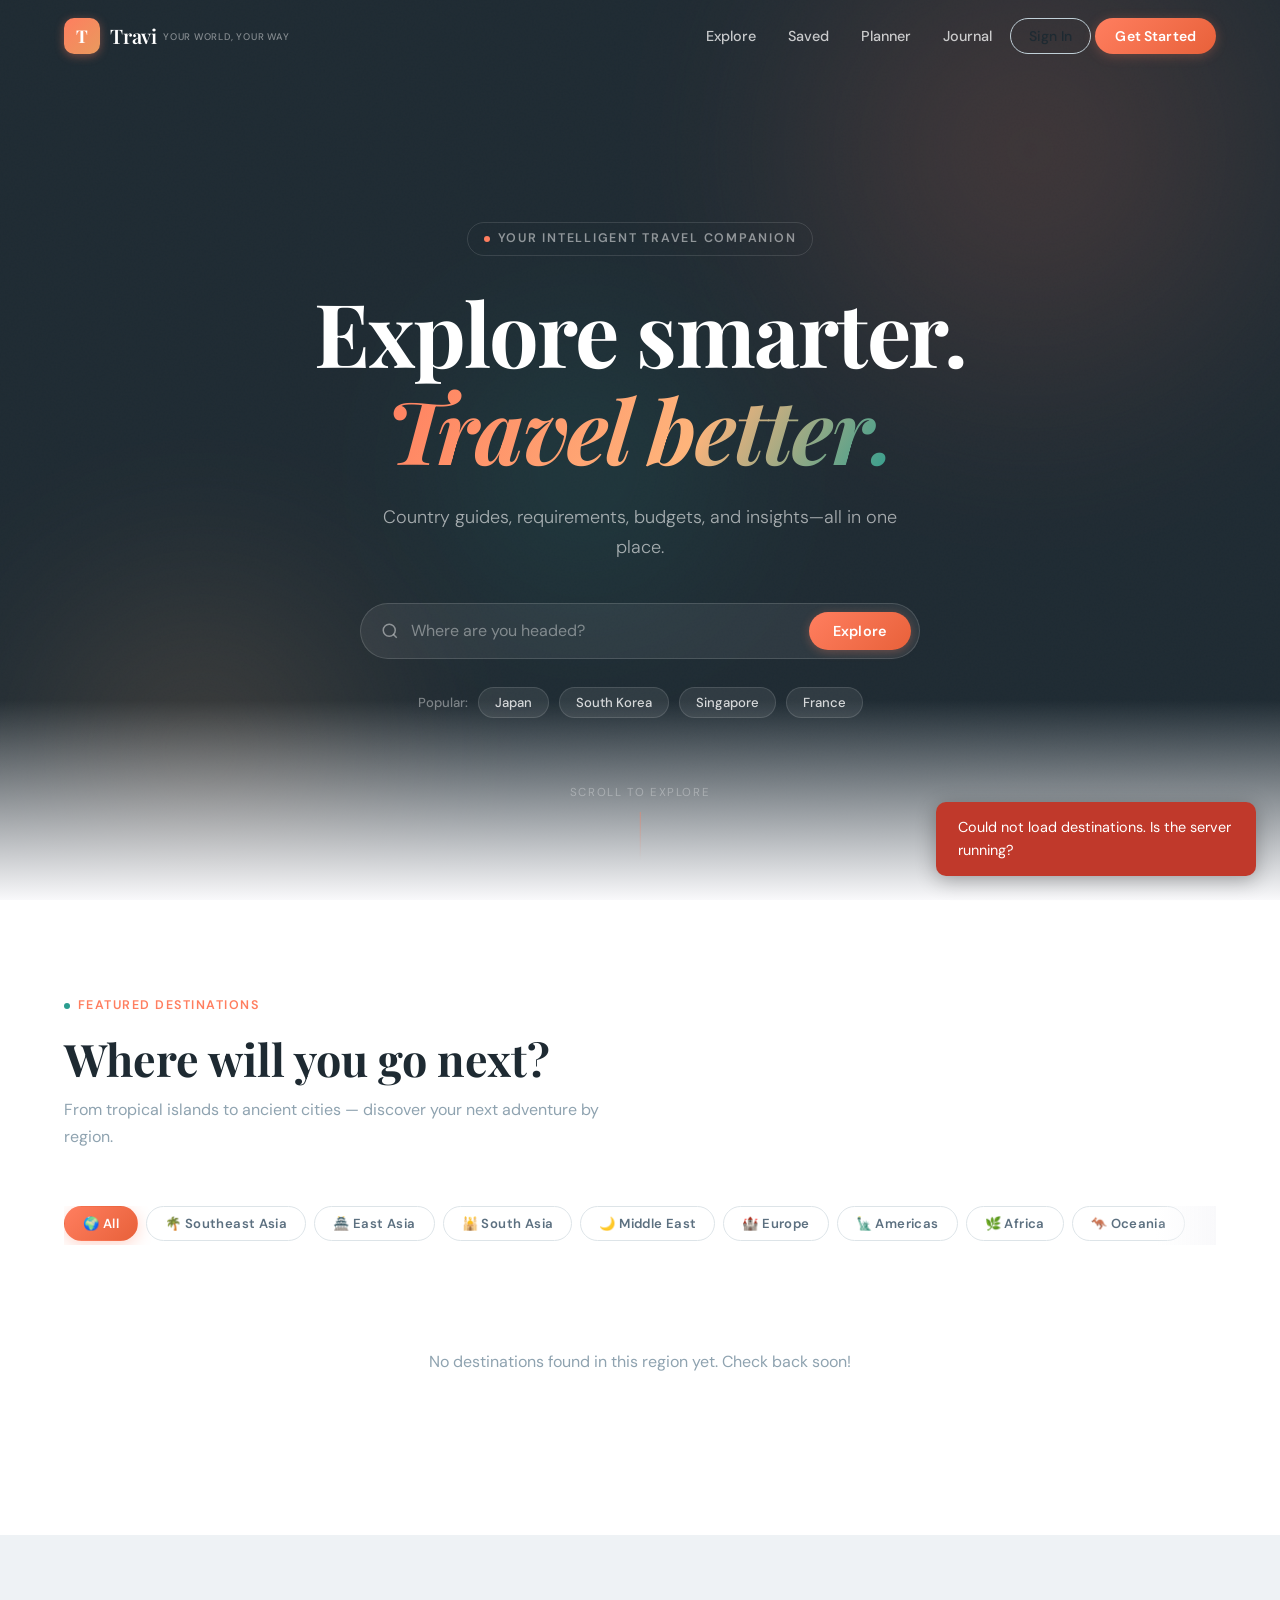
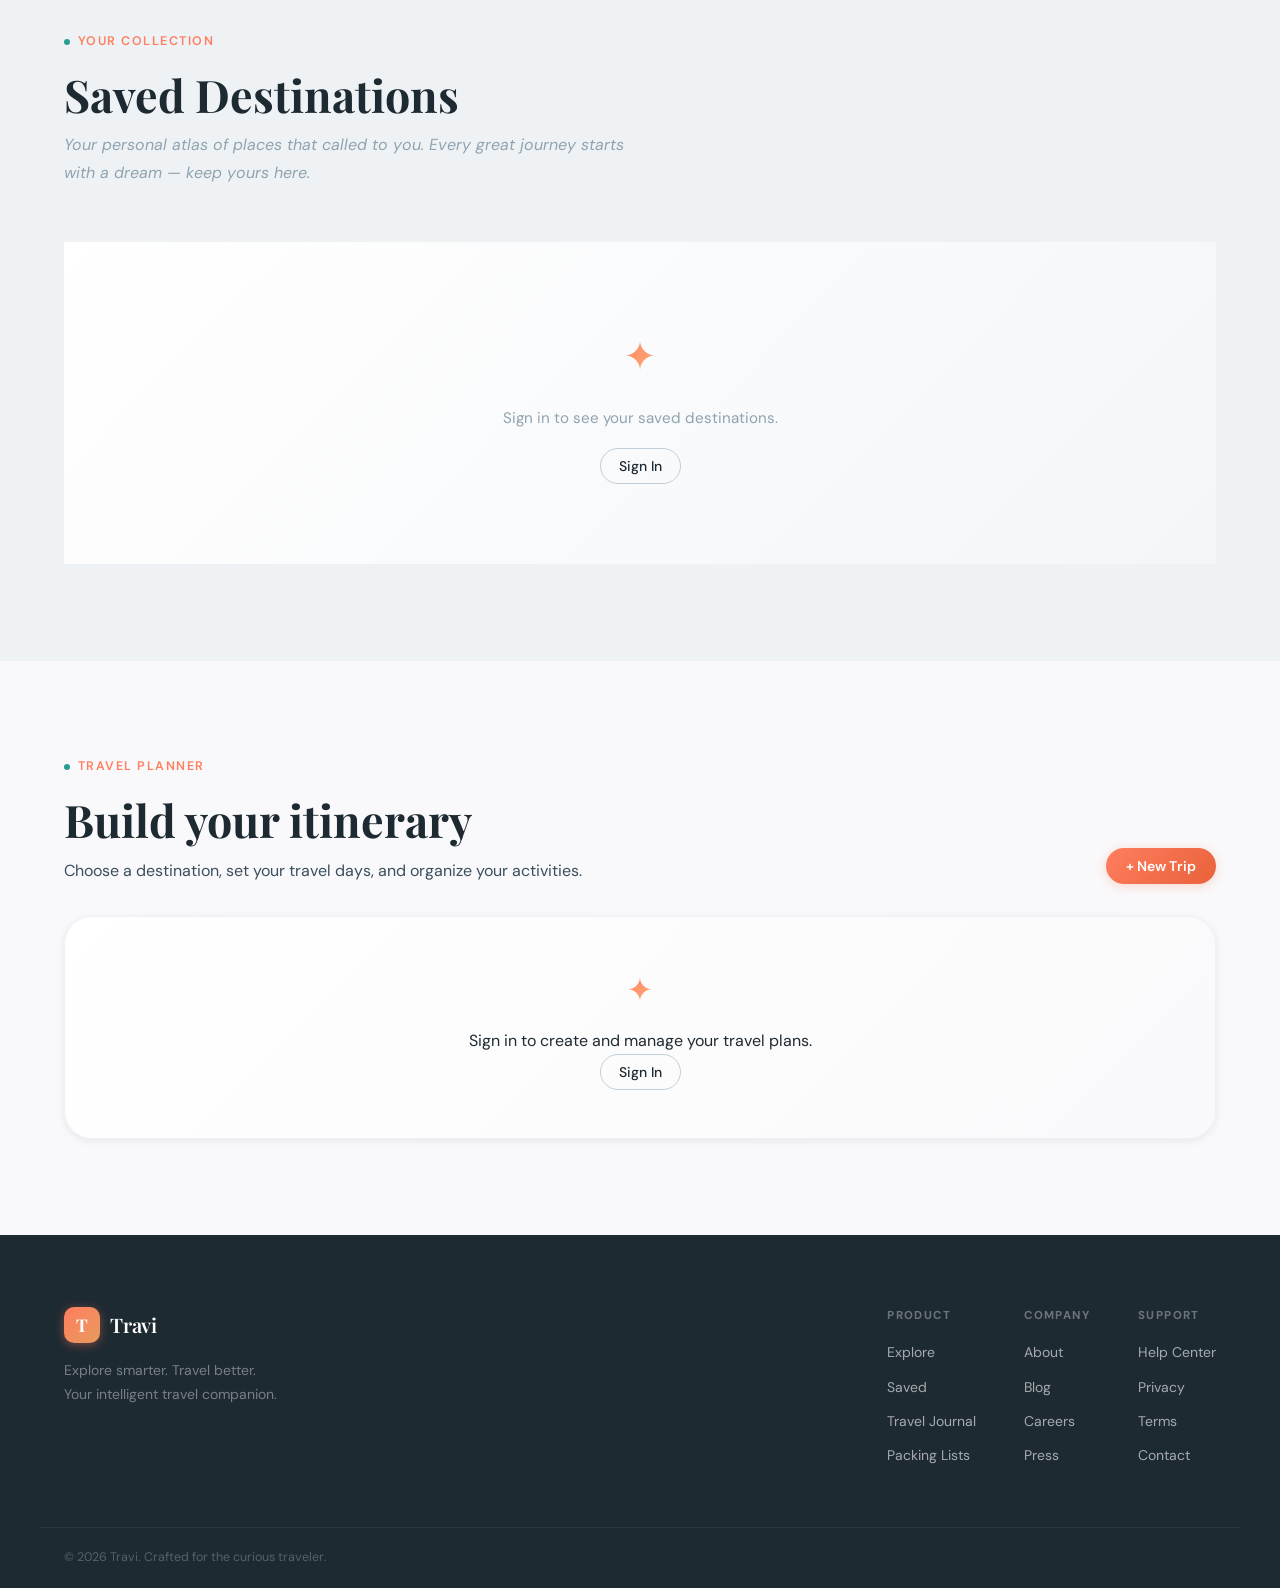
<file: src/main/resources/static/index.html>
<!doctype html>
<html lang="en">
  <head>
    <meta charset="UTF-8" />
    <meta name="viewport" content="width=device-width, initial-scale=1.0" />
    <title>Travi — Personal Tour Guide</title>
    <link rel="preconnect" href="https://fonts.googleapis.com" />
    <link rel="preconnect" href="https://fonts.gstatic.com" crossorigin />
    <link
      href="https://fonts.googleapis.com/css2?family=Playfair+Display:ital,wght@0,400;0,600;0,700;1,400;1,600&family=DM+Sans:wght@300;400;500;600&family=DM+Mono:wght@400;500&display=swap"
      rel="stylesheet"
    />
    <link rel="stylesheet" href="style.css" />

    <!-- Auth modal styles (scoped, no external deps) -->
    <style>
      .auth-modal-backdrop {
        position: fixed;
        inset: 0;
        z-index: 2000;
        background: rgba(0, 0, 0, 0.55);
        backdrop-filter: blur(4px);
        display: flex;
        align-items: center;
        justify-content: center;
        padding: 1rem;
      }
      .auth-modal-backdrop.hidden {
        display: none;
      }
      .auth-modal {
        background: #fff;
        border-radius: 16px;
        padding: 2.5rem 2rem;
        width: 100%;
        max-width: 420px;
        position: relative;
        box-shadow: 0 20px 60px rgba(0, 0, 0, 0.25);
      }
      .auth-modal-close {
        position: absolute;
        top: 1rem;
        right: 1rem;
        background: none;
        border: none;
        font-size: 1.4rem;
        cursor: pointer;
        color: #888;
        line-height: 1;
      }
      .auth-modal h2 {
        font-family: "Playfair Display", serif;
        margin: 0 0 1.5rem;
        font-size: 1.6rem;
      }
      .auth-field {
        display: flex;
        flex-direction: column;
        gap: 0.4rem;
        margin-bottom: 1rem;
      }
      .auth-field label {
        font-size: 0.82rem;
        font-weight: 600;
        color: #555;
        letter-spacing: 0.04em;
      }
      .auth-field input {
        padding: 0.7rem 1rem;
        border: 1.5px solid #e0e0e0;
        border-radius: 8px;
        font-size: 0.95rem;
        outline: none;
        transition: border-color 0.2s;
        font-family: inherit;
      }
      .auth-field input:focus {
        border-color: #1a1a1a;
      }
      .auth-submit {
        width: 100%;
        padding: 0.85rem;
        background: #1a1a1a;
        color: #fff;
        border: none;
        border-radius: 8px;
        font-size: 1rem;
        font-weight: 600;
        cursor: pointer;
        margin-top: 0.5rem;
        font-family: inherit;
        transition: opacity 0.2s;
      }
      .auth-submit:hover {
        opacity: 0.85;
      }
      .auth-switch {
        text-align: center;
        margin-top: 1.2rem;
        font-size: 0.87rem;
        color: #666;
      }
      .auth-switch button {
        background: none;
        border: none;
        color: #1a1a1a;
        font-weight: 600;
        cursor: pointer;
        text-decoration: underline;
        font-size: inherit;
        font-family: inherit;
      }
    </style>
  </head>
  <body>
    <!-- AUTH MODAL -->
    <div class="auth-modal-backdrop hidden" id="authModal">
      <div
        class="auth-modal"
        role="dialog"
        aria-modal="true"
        aria-label="Sign in or register"
      >
        <button class="auth-modal-close" id="authModalClose" aria-label="Close">
          ✕
        </button>

        <!-- Login Form -->
        <form id="loginForm" novalidate>
          <h2>Welcome back</h2>
          <div class="auth-field">
            <label for="loginUsername">Username</label>
            <input
              type="text"
              id="loginUsername"
              autocomplete="username"
              placeholder="your_username"
              required
            />
          </div>
          <div class="auth-field">
            <label for="loginPassword">Password</label>
            <input
              type="password"
              id="loginPassword"
              autocomplete="current-password"
              placeholder="••••••••"
              required
            />
          </div>
          <button type="submit" class="auth-submit">Sign In</button>
          <div class="auth-switch">
            Don't have an account?
            <button type="button" id="switchToRegister">Create one</button>
          </div>
        </form>

        <!-- Register Form -->
        <form id="registerForm" style="display: none" novalidate>
          <h2>Create account</h2>
          <div class="auth-field">
            <label for="regUsername">Username</label>
            <input
              type="text"
              id="regUsername"
              autocomplete="username"
              placeholder="your_username"
              required
            />
          </div>
          <div class="auth-field">
            <label for="regEmail">Email</label>
            <input
              type="email"
              id="regEmail"
              autocomplete="email"
              placeholder="you@email.com"
              required
            />
          </div>
          <div class="auth-field">
            <label for="regPassword">Password</label>
            <input
              type="password"
              id="regPassword"
              autocomplete="new-password"
              placeholder="••••••••"
              required
            />
          </div>
          <button type="submit" class="auth-submit">Create Account</button>
          <div class="auth-switch">
            Already have an account?
            <button type="button" id="switchToLogin">Sign in</button>
          </div>
        </form>
      </div>
    </div>

    <!-- NAVBAR -->
    <nav class="navbar" id="navbar">
      <div class="nav-inner">
        <a class="nav-logo" href="#">
          <span class="logo-mark">T</span>
          <span class="logo-text">Travi</span>
          <span class="logo-tagline">your world, your way</span>
        </a>
        <ul class="nav-links" id="navLinks">
          <li><a href="#explore" class="nav-link">Explore</a></li>
          <li><a href="#saved" class="nav-link">Saved</a></li>
          <li><a href="#planner" class="nav-link">Planner</a></li>
          <li><a href="#" class="nav-link">Journal</a></li>
          <!-- btn-sign-in / btn-get-started hidden when logged in; btn-logout shown when logged in -->
          <li><button class="btn-outline-sm btn-sign-in">Sign In</button></li>
          <li>
            <button class="btn-primary-sm btn-get-started">Get Started</button>
          </li>
          <li class="nav-user-group" style="display: none">
            <span class="nav-username-pill"></span>
            <button class="btn-logout-nav btn-logout">
              <svg viewBox="0 0 24 24" fill="none" stroke="currentColor" stroke-width="2" width="15" height="15"><path d="M9 21H5a2 2 0 0 1-2-2V5a2 2 0 0 1 2-2h4M16 17l5-5-5-5M21 12H9"/></svg>
              Log Out
            </button>
          </li>
        </ul>
        <button class="hamburger" id="hamburger" aria-label="Menu">
          <span></span><span></span><span></span>
        </button>
      </div>
    </nav>
    <!-- Mobile sidebar overlay -->
    <div class="nav-sidebar-overlay" id="sidebarOverlay"></div>

    <!-- HERO -->
    <section class="hero" id="home">
      <div class="hero-bg">
        <div class="hero-grain"></div>
        <div class="hero-orbs">
          <div class="orb orb-1"></div>
          <div class="orb orb-2"></div>
          <div class="orb orb-3"></div>
        </div>
      </div>
      <div class="hero-content">
        <div class="hero-eyebrow">
          <span class="dot"></span>
          <span>Your intelligent travel companion</span>
        </div>
        <h1 class="hero-title">
          Explore smarter.<br />
          <em>Travel better.</em>
        </h1>
        <p class="hero-sub">
          Country guides, requirements, budgets, and insights—all in one place.
        </p>
        <div class="hero-search-wrap">
          <div class="search-box hero-search">
            <svg
              class="search-icon"
              viewBox="0 0 24 24"
              fill="none"
              stroke="currentColor"
              stroke-width="2"
            >
              <circle cx="11" cy="11" r="8" />
              <path d="m21 21-4.35-4.35" />
            </svg>
            <input
              type="text"
              id="heroSearchInput"
              placeholder="Where are you headed?"
              autocomplete="off"
            />
            <button class="search-btn" id="heroSearchBtn">Explore</button>
          </div>
          <div class="search-dropdown" id="heroDropdown"></div>
        </div>
        <div class="hero-tags">
          <span class="tag-label">Popular:</span>
          <!--
          data-country must match the country's name (case-insensitive, hyphens = spaces).
          These are matched against the `name` field returned by GET /api/countries.
        -->
          <button class="tag-chip" data-country="japan">Japan</button>
          <button class="tag-chip" data-country="south-korea">
            South Korea
          </button>
          <button class="tag-chip" data-country="singapore">Singapore</button>
          <button class="tag-chip" data-country="france">France</button>
        </div>
      </div>
      <div class="hero-scroll-hint">
        <span>Scroll to explore</span>
        <div class="scroll-line"></div>
      </div>
    </section>

    <!-- POPULAR DESTINATIONS -->
    <section class="section popular-section" id="explore">
      <div class="container">
        <div class="section-header">
          <div class="section-eyebrow">
            <span class="dot dot-warm"></span>Featured Destinations
          </div>
          <h2 class="section-title">Where will you go next?</h2>
          <p class="section-subtitle">From tropical islands to ancient cities — discover your next adventure by region.</p>
        </div>
        <!-- Region Filter Tabs -->
        <div class="region-filter-wrap">
          <div class="region-tabs" id="regionTabs">
            <button class="region-tab active" data-region="all">🌍 All</button>
            <button class="region-tab" data-region="Southeast Asia">🌴 Southeast Asia</button>
            <button class="region-tab" data-region="East Asia">🏯 East Asia</button>
            <button class="region-tab" data-region="South Asia">🕌 South Asia</button>
            <button class="region-tab" data-region="Middle East">🌙 Middle East</button>
            <button class="region-tab" data-region="Europe">🏰 Europe</button>
            <button class="region-tab" data-region="Americas">🗽 Americas</button>
            <button class="region-tab" data-region="Africa">🌿 Africa</button>
            <button class="region-tab" data-region="Oceania">🦘 Oceania</button>
          </div>
        </div>
        <div class="destinations-grid" id="destinationsGrid"></div>
      </div>
    </section>

    <!-- COUNTRY DETAIL VIEW -->
    <section
      class="section country-detail-section hidden"
      id="countryDetailSection"
    >
      <div class="container">
        <button class="back-btn" id="backBtn">
          <svg
            viewBox="0 0 24 24"
            fill="none"
            stroke="currentColor"
            stroke-width="2"
            width="18"
            height="18"
          >
            <path d="M19 12H5M12 19l-7-7 7-7" />
          </svg>
          Back to destinations
        </button>

        <!-- Country Hero Banner -->
        <div class="country-banner" id="countryBanner">
          <div class="country-banner-overlay"></div>
          <div class="country-banner-content">
            <div class="country-flag" id="countryFlag"></div>
            <div>
              <h1 class="country-name" id="countryName"></h1>
              <p class="country-tagline" id="countryTagline"></p>
            </div>
            <button
              class="save-btn"
              id="saveBtnDetail"
              title="Save destination"
            >
              <svg
                viewBox="0 0 24 24"
                fill="none"
                stroke="currentColor"
                stroke-width="2"
                width="20"
                height="20"
              >
                <path
                  d="M20.84 4.61a5.5 5.5 0 0 0-7.78 0L12 5.67l-1.06-1.06a5.5 5.5 0 0 0-7.78 7.78l1.06 1.06L12 21.23l7.78-7.78 1.06-1.06a5.5 5.5 0 0 0 0-7.78z"
                />
              </svg>
            </button>
            <button
              class="save-btn plan-trip-btn"
              id="planTripBtn"
              title="Plan trip"
            >
              ✈
            </button>
          </div>
        </div>

        <!-- Tab Navigation -->
        <div class="tab-nav" id="tabNav">
          <button class="tab-btn active" data-tab="overview">Overview</button>
          <button class="tab-btn" data-tab="entry">Entry Requirements</button>
          <button class="tab-btn" data-tab="budget">Budget</button>
          <button class="tab-btn" data-tab="packing">Packing</button>
          <button class="tab-btn" data-tab="tips">Local Tips</button>
          <button class="tab-btn" data-tab="culture">Culture</button>
        </div>

        <!-- TAB: OVERVIEW -->
        <div class="tab-panel active" id="tab-overview">
          <div class="overview-grid">
            <div class="overview-main">
              <div class="info-card">
                <h3 class="card-label">About</h3>
                <p class="overview-desc" id="overviewDesc"></p>
              </div>
              <div class="stats-row" id="statsRow"></div>
            </div>
            <div class="overview-sidebar">
              <div class="info-card quick-facts" id="quickFacts"></div>
              <div class="info-card best-time" id="bestTime"></div>
            </div>
          </div>
        </div>

        <!-- TAB: ENTRY REQUIREMENTS -->
        <div class="tab-panel" id="tab-entry">
          <div class="entry-grid" id="entryGrid"></div>
        </div>

        <!-- TAB: BUDGET -->
        <div class="tab-panel" id="tab-budget">
          <div class="budget-layout" id="budgetLayout"></div>
        </div>

        <!-- TAB: PACKING -->
        <div class="tab-panel" id="tab-packing">
          <div class="packing-layout" id="packingLayout"></div>
        </div>

        <!-- TAB: LOCAL TIPS -->
        <div class="tab-panel" id="tab-tips">
          <div class="tips-layout" id="tipsLayout"></div>
        </div>

        <!-- TAB: CULTURE -->
        <div class="tab-panel" id="tab-culture">
          <div class="culture-layout" id="cultureLayout"></div>
        </div>
      </div>
    </section>

    <!-- SAVED DESTINATIONS -->
    <section class="section saved-section" id="saved">
      <div class="container">
        <div class="section-header">
          <div class="section-eyebrow">
            <span class="dot dot-warm"></span>Your Collection
          </div>
          <h2 class="section-title">Saved Destinations</h2>
          <p class="section-subtitle">Your personal atlas of places that called to you. Every great journey starts with a dream — keep yours here.</p>
        </div>
        <div class="saved-grid" id="savedGrid">
          <div class="saved-empty" id="savedEmpty">
            <div class="empty-icon">✦</div>
            <p>
              No saved destinations yet.<br />Explore and save places you love.
            </p>
            <a href="#explore" class="btn-outline-sm">Start Exploring</a>
          </div>
        </div>
      </div>
    </section>

    <section class="section planner-section" id="planner">
      <div class="container">
        <div class="planner-hero">
          <div>
            <div class="section-eyebrow">
              <span class="dot dot-warm"></span>Travel Planner
            </div>
            <h2 class="section-title">Build your itinerary</h2>
            <p class="planner-subtitle">
              Choose a destination, set your travel days, and organize your
              activities.
            </p>
          </div>

          <button class="btn-primary-sm" id="newTripBtn">+ New Trip</button>
        </div>

        <div class="planner-grid" id="plannerTripsGrid"></div>
      </div>
    </section>

    <div class="planner-modal-backdrop hidden" id="tripModal">
      <form class="planner-modal" id="tripForm">
        <button type="button" class="planner-modal-close" id="closeTripModal">
          ✕
        </button>

        <div class="planner-step">AI Travel Planner</div>
        <h2>Generate your trip plan</h2>

        <label>Country to visit</label>
        <select id="tripDestinationId" required></select>

        <div class="planner-form-grid">
          <div>
            <label>How many days?</label>
            <input
              id="tripNumberOfDays"
              type="number"
              min="1"
              max="30"
              value="3"
              required
            />
          </div>

          <div>
            <label>Travel style</label>
            <select id="tripTravelStyle">
              <option value="SOLO">Solo</option>
              <option value="FAMILY">Family</option>
              <option value="COUPLE">Couple</option>
              <option value="FRIENDS">Friends</option>
              <option value="BACKPACKING">Backpacking</option>
              <option value="BUSINESS">Business</option>
            </select>
          </div>
        </div>

        <div class="planner-form-grid">
          <div>
            <label>People count</label>
            <input id="tripPeopleCount" type="number" min="1" value="1" />
          </div>

          <div>
            <label>Representative</label>
            <input
              id="tripRepresentativeName"
              type="text"
              placeholder="Your name"
            />
          </div>
        </div>

        <label id="tripBudgetLabel">Total Budget</label>
        <input
          id="tripTotalBudget"
          type="number"
          min="0"
          step="0.01"
          placeholder="e.g. 1500"
        />

        <label>Notes</label>
        <textarea
          id="tripNotes"
          rows="3"
          placeholder="Food, culture, shopping, nature..."
        ></textarea>

        <button class="btn-primary-sm planner-submit" type="submit">
          Generate Plan
        </button>
      </form>
    </div>

    <div class="planner-modal-backdrop hidden" id="itineraryModal">
      <div class="planner-modal planner-modal-wide">
        <button
          type="button"
          class="planner-modal-close"
          id="closeItineraryModal"
        >
          ✕
        </button>
        <div id="itineraryContent"></div>
      </div>
    </div>

    <div class="planner-modal-backdrop hidden" id="editActivityModal">
      <form class="planner-modal" id="editActivityForm">
        <button
          type="button"
          class="planner-modal-close"
          id="closeEditActivityModal"
        >
          ✕
        </button>

        <div class="planner-step">Edit Activity</div>
        <h2>Update itinerary activity</h2>

        <input type="hidden" id="editActivityId" />

        <input type="hidden" id="editActivityTripDayId" />

        <label>Place</label>
        <select id="editActivityPlaceId" required></select>

        <div class="planner-form-grid">
          <div>
            <label>Start time</label>
            <input id="editActivityStartTime" type="time" required />
          </div>

          <div>
            <label>End time</label>
            <input id="editActivityEndTime" type="time" required />
          </div>
        </div>

        <label>Notes</label>
        <textarea
          id="editActivityNotes"
          rows="3"
          placeholder="Add notes for this activity..."
        ></textarea>

        <button class="btn-primary-sm planner-submit" type="submit">
          Save Changes
        </button>
      </form>
    </div>

    <!-- FOOTER -->
    <footer class="footer">
      <div class="footer-inner">
        <div class="footer-brand">
          <a class="nav-logo" href="#">
            <span class="logo-mark">T</span>
            <span class="logo-text">Travi</span>
          </a>
          <p class="footer-tagline">
            Explore smarter. Travel better.<br />Your intelligent travel
            companion.
          </p>
        </div>
        <div class="footer-links">
          <div class="footer-col">
            <span class="footer-col-title">Product</span>
            <a href="#">Explore</a>
            <a href="#">Saved</a>
            <a href="#">Travel Journal</a>
            <a href="#">Packing Lists</a>
          </div>
          <div class="footer-col">
            <span class="footer-col-title">Company</span>
            <a href="#">About</a>
            <a href="#">Blog</a>
            <a href="#">Careers</a>
            <a href="#">Press</a>
          </div>
          <div class="footer-col">
            <span class="footer-col-title">Support</span>
            <a href="#">Help Center</a>
            <a href="#">Privacy</a>
            <a href="#">Terms</a>
            <a href="#">Contact</a>
          </div>
        </div>
      </div>
      <div class="footer-bottom">
        <span>© 2026 Travi. Crafted for the curious traveler.</span>
      </div>
    </footer>

    <script src="script.js"></script>
  </body>
</html>
</file>
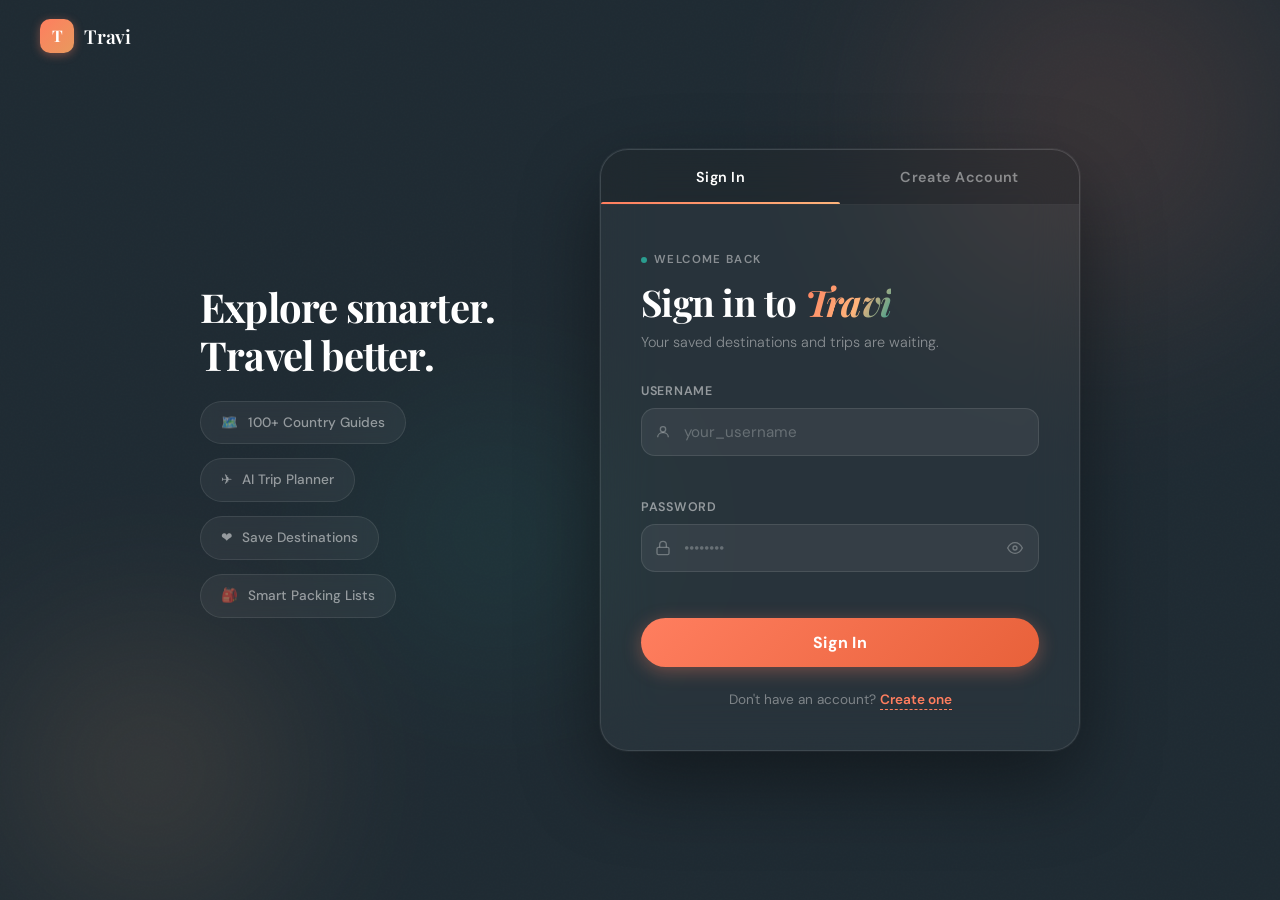
<file: src/main/resources/static/authentication.html>
<!doctype html>
<html lang="en">
  <head>
    <meta charset="UTF-8" />
    <meta name="viewport" content="width=device-width, initial-scale=1.0" />
    <title>Travi — Sign In</title>
    <link rel="preconnect" href="https://fonts.googleapis.com" />
    <link rel="preconnect" href="https://fonts.gstatic.com" crossorigin />
    <link
      href="https://fonts.googleapis.com/css2?family=Playfair+Display:ital,wght@0,400;0,600;0,700;1,400;1,600&family=DM+Sans:wght@300;400;500;600&family=DM+Mono:wght@400;500&display=swap"
      rel="stylesheet"
    />
    <link rel="stylesheet" href="authentication.css" />
  </head>
  <body>

    <!-- AMBIENT BACKGROUND -->
    <div class="auth-bg">
      <div class="auth-grain"></div>
      <div class="auth-orbs">
        <div class="orb orb-1"></div>
        <div class="orb orb-2"></div>
        <div class="orb orb-3"></div>
      </div>
    </div>

    <!-- NAV BAR (minimal) -->
    <nav class="auth-nav">
      <a href="index.html" class="nav-logo">
        <span class="logo-mark">T</span>
        <span class="logo-text">Travi</span>
      </a>
    </nav>

    <!-- MAIN CARD -->
    <main class="auth-main">
      <div class="auth-card" id="authCard">

        <!-- ── PANEL SWITCHER ── -->
        <div class="panel-tabs" id="panelTabs">
          <button class="panel-tab active" id="tabLogin" data-panel="login">Sign In</button>
          <button class="panel-tab" id="tabRegister" data-panel="register">Create Account</button>
          <div class="panel-tab-indicator" id="tabIndicator"></div>
        </div>

        <!-- ────────── LOGIN PANEL ────────── -->
        <div class="auth-panel active" id="panelLogin">
          <div class="auth-panel-header">
            <p class="panel-eyebrow"><span class="dot"></span>Welcome back</p>
            <h1 class="panel-title">Sign in to <em>Travi</em></h1>
            <p class="panel-sub">Your saved destinations and trips are waiting.</p>
          </div>

          <form id="loginForm" class="auth-form" novalidate>
            <div class="field-group">
              <label for="loginUsername" class="field-label">Username</label>
              <div class="field-wrap">
                <svg class="field-icon" viewBox="0 0 24 24" fill="none" stroke="currentColor" stroke-width="2"><circle cx="12" cy="8" r="4"/><path d="M4 20c0-4 3.6-7 8-7s8 3 8 7"/></svg>
                <input
                  type="text"
                  id="loginUsername"
                  class="field-input"
                  placeholder="your_username"
                  autocomplete="username"
                  required
                />
              </div>
              <span class="field-error" id="loginUsernameErr"></span>
            </div>

            <div class="field-group">
              <label for="loginPassword" class="field-label">Password</label>
              <div class="field-wrap">
                <svg class="field-icon" viewBox="0 0 24 24" fill="none" stroke="currentColor" stroke-width="2"><rect x="3" y="11" width="18" height="11" rx="2"/><path d="M7 11V7a5 5 0 0 1 10 0v4"/></svg>
                <input
                  type="password"
                  id="loginPassword"
                  class="field-input"
                  placeholder="••••••••"
                  autocomplete="current-password"
                  required
                />
                <button type="button" class="field-eye" data-target="loginPassword" aria-label="Toggle password">
                  <svg class="eye-show" viewBox="0 0 24 24" fill="none" stroke="currentColor" stroke-width="2"><path d="M1 12s4-8 11-8 11 8 11 8-4 8-11 8-11-8-11-8z"/><circle cx="12" cy="12" r="3"/></svg>
                  <svg class="eye-hide" viewBox="0 0 24 24" fill="none" stroke="currentColor" stroke-width="2" style="display:none"><path d="M17.94 17.94A10.07 10.07 0 0 1 12 20c-7 0-11-8-11-8a18.45 18.45 0 0 1 5.06-5.94"/><path d="M9.9 4.24A9.12 9.12 0 0 1 12 4c7 0 11 8 11 8a18.5 18.5 0 0 1-2.16 3.19"/><line x1="1" y1="1" x2="23" y2="23"/></svg>
                </button>
              </div>
              <span class="field-error" id="loginPasswordErr"></span>
            </div>

            <div id="loginFormError" class="form-error hidden"></div>

            <button type="submit" class="btn-auth" id="loginSubmit">
              <span class="btn-text">Sign In</span>
              <span class="btn-loader hidden">
                <svg class="spinner" viewBox="0 0 24 24" fill="none" stroke="currentColor" stroke-width="2.5"><circle cx="12" cy="12" r="10" stroke-opacity="0.25"/><path d="M12 2a10 10 0 0 1 10 10" /></svg>
              </span>
            </button>

            <p class="auth-switch-text">
              Don't have an account?
              <button type="button" class="switch-link" data-switch="register">Create one</button>
            </p>
          </form>
        </div>

        <!-- ────────── REGISTER PANEL ────────── -->
        <div class="auth-panel" id="panelRegister">
          <div class="auth-panel-header">
            <p class="panel-eyebrow"><span class="dot dot-warm"></span>New here?</p>
            <h1 class="panel-title">Join <em>Travi</em></h1>
            <p class="panel-sub">Start exploring smarter. Travel better.</p>
          </div>

          <form id="registerForm" class="auth-form" novalidate>
            <div class="field-group">
              <label for="regUsername" class="field-label">Username</label>
              <div class="field-wrap">
                <svg class="field-icon" viewBox="0 0 24 24" fill="none" stroke="currentColor" stroke-width="2"><circle cx="12" cy="8" r="4"/><path d="M4 20c0-4 3.6-7 8-7s8 3 8 7"/></svg>
                <input
                  type="text"
                  id="regUsername"
                  class="field-input"
                  placeholder="your_username"
                  autocomplete="username"
                  required
                />
              </div>
              <span class="field-error" id="regUsernameErr"></span>
            </div>

            <div class="field-group">
              <label for="regEmail" class="field-label">Email</label>
              <div class="field-wrap">
                <svg class="field-icon" viewBox="0 0 24 24" fill="none" stroke="currentColor" stroke-width="2"><rect x="2" y="4" width="20" height="16" rx="2"/><path d="m22 7-8.97 5.7a1.94 1.94 0 0 1-2.06 0L2 7"/></svg>
                <input
                  type="email"
                  id="regEmail"
                  class="field-input"
                  placeholder="you@email.com"
                  autocomplete="email"
                  required
                />
              </div>
              <span class="field-error" id="regEmailErr"></span>
            </div>

            <div class="field-group">
              <label for="regPassword" class="field-label">Password</label>
              <div class="field-wrap">
                <svg class="field-icon" viewBox="0 0 24 24" fill="none" stroke="currentColor" stroke-width="2"><rect x="3" y="11" width="18" height="11" rx="2"/><path d="M7 11V7a5 5 0 0 1 10 0v4"/></svg>
                <input
                  type="password"
                  id="regPassword"
                  class="field-input"
                  placeholder="••••••••"
                  autocomplete="new-password"
                  required
                />
                <button type="button" class="field-eye" data-target="regPassword" aria-label="Toggle password">
                  <svg class="eye-show" viewBox="0 0 24 24" fill="none" stroke="currentColor" stroke-width="2"><path d="M1 12s4-8 11-8 11 8 11 8-4 8-11 8-11-8-11-8z"/><circle cx="12" cy="12" r="3"/></svg>
                  <svg class="eye-hide" viewBox="0 0 24 24" fill="none" stroke="currentColor" stroke-width="2" style="display:none"><path d="M17.94 17.94A10.07 10.07 0 0 1 12 20c-7 0-11-8-11-8a18.45 18.45 0 0 1 5.06-5.94"/><path d="M9.9 4.24A9.12 9.12 0 0 1 12 4c7 0 11 8 11 8a18.5 18.5 0 0 1-2.16 3.19"/><line x1="1" y1="1" x2="23" y2="23"/></svg>
                </button>
              </div>
              <span class="field-error" id="regPasswordErr"></span>
              <div class="password-strength" id="passwordStrength">
                <div class="strength-bars">
                  <div class="strength-bar" id="sBar1"></div>
                  <div class="strength-bar" id="sBar2"></div>
                  <div class="strength-bar" id="sBar3"></div>
                  <div class="strength-bar" id="sBar4"></div>
                </div>
                <span class="strength-label" id="strengthLabel"></span>
              </div>
            </div>

            <div id="registerFormError" class="form-error hidden"></div>

            <button type="submit" class="btn-auth" id="registerSubmit">
              <span class="btn-text">Create Account</span>
              <span class="btn-loader hidden">
                <svg class="spinner" viewBox="0 0 24 24" fill="none" stroke="currentColor" stroke-width="2.5"><circle cx="12" cy="12" r="10" stroke-opacity="0.25"/><path d="M12 2a10 10 0 0 1 10 10" /></svg>
              </span>
            </button>

            <div class="guest-divider">
              <span>or</span>
            </div>

            <a href="index.html" class="btn-guest" id="guestBtn">
              <svg viewBox="0 0 24 24" fill="none" stroke="currentColor" stroke-width="2" width="16" height="16"><circle cx="12" cy="8" r="4"/><path d="M4 20c0-4 3.6-7 8-7s8 3 8 7"/></svg>
              Continue as guest
            </a>

            <p class="auth-switch-text">
              Already have an account?
              <button type="button" class="switch-link" data-switch="login">Sign in</button>
            </p>
          </form>
        </div>

        <!-- SUCCESS STATE -->
        <div class="auth-panel" id="panelSuccess">
          <div class="success-state">
            <div class="success-icon">
              <svg viewBox="0 0 24 24" fill="none" stroke="currentColor" stroke-width="2.5"><polyline points="20 6 9 17 4 12"/></svg>
            </div>
            <h2 class="success-title" id="successTitle">Welcome back!</h2>
            <p class="success-sub" id="successSub">Redirecting you to your destinations…</p>
            <div class="success-bar"><div class="success-bar-fill" id="successBarFill"></div></div>
          </div>
        </div>

      </div><!-- /auth-card -->

      <!-- FEATURE HIGHLIGHTS -->
      <div class="auth-features" aria-hidden="true">
        <div class="feature-pill">
          <span>🗺️</span> 100+ Country Guides
        </div>
        <div class="feature-pill">
          <span>✈️</span> AI Trip Planner
        </div>
        <div class="feature-pill">
          <span>❤️</span> Save Destinations
        </div>
        <div class="feature-pill">
          <span>🎒</span> Smart Packing Lists
        </div>
      </div>

    </main>

    <!-- TOAST -->
    <div id="authToast" class="auth-toast hidden" role="alert" aria-live="polite"></div>

    <script src="authentication.js"></script>
  </body>
</html>
</file>
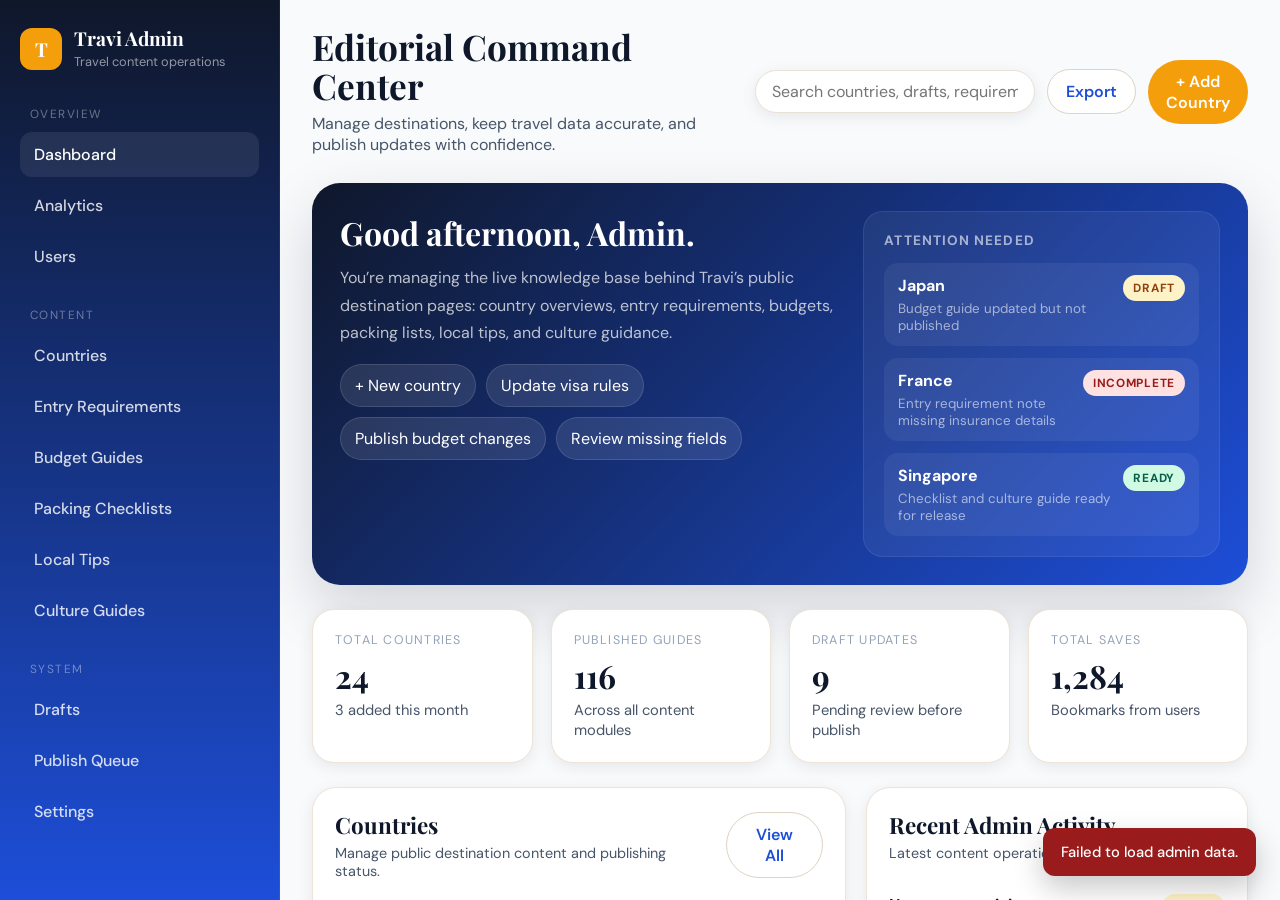
<file: src/main/resources/static/admin/admin.html>
<!doctype html>
<html lang="en">
  <head>
    <meta charset="UTF-8" />
    <meta name="viewport" content="width=device-width, initial-scale=1.0" />
    <title>Travi | Admin Page</title>

    <link rel="preconnect" href="https://fonts.googleapis.com" />
    <link rel="preconnect" href="https://fonts.gstatic.com" crossorigin />
    <link
      href="https://fonts.googleapis.com/css2?family=Playfair+Display:wght@600;700&family=DM+Sans:wght@400;500;600;700&display=swap"
      rel="stylesheet"
    />
    <link rel="stylesheet" href="admin.css" />
  </head>
  <body>
    <div class="admin-shell">
      <!-- SIDEBAR -->
      <aside class="sidebar">
        <div class="brand">
          <div class="brand-mark">T</div>
          <div class="brand-text">
            <h1>Travi Admin</h1>
            <p>Travel content operations</p>
          </div>
        </div>

        <div class="nav-group">
          <div class="nav-title">Overview</div>
          <a href="#" class="nav-item active" data-section="dashboard"
            >Dashboard</a
          >
          <a href="#" class="nav-item" data-section="analytics">Analytics</a>
          <a href="#" class="nav-item" data-section="users">Users</a>
        </div>

        <div class="nav-group">
          <div class="nav-title">Content</div>
          <a href="#" class="nav-item" data-section="countries">Countries</a>
          <a href="#" class="nav-item" data-section="requirements"
            >Entry Requirements</a
          >
          <a href="#" class="nav-item" data-section="budgets">Budget Guides</a>
          <a href="#" class="nav-item" data-section="packing"
            >Packing Checklists</a
          >
          <a href="#" class="nav-item" data-section="tips">Local Tips</a>
          <a href="#" class="nav-item" data-section="culture">Culture Guides</a>
        </div>

        <div class="nav-group">
          <div class="nav-title">System</div>
          <a href="#" class="nav-item" data-section="drafts">Drafts</a>
          <a href="#" class="nav-item" data-section="publish">Publish Queue</a>
          <a href="#" class="nav-item" data-section="settings">Settings</a>
        </div>
      </aside>

      <!-- MAIN -->
      <main class="main">
        <header class="topbar">
          <div class="page-heading">
            <h2 id="pageTitle">Editorial Command Center</h2>
            <p id="pageSubtitle">
              Manage destinations, keep travel data accurate, and publish
              updates with confidence.
            </p>
          </div>

          <div class="topbar-actions">
            <input
              id="searchInput"
              class="search"
              type="text"
              placeholder="Search countries, drafts, requirements..."
            />
            <button class="btn btn-outline" id="exportBtn">Export</button>
            <button class="btn btn-primary" id="addCountryBtn">
              + Add Country
            </button>
          </div>
        </header>

        <!-- =========================
           DASHBOARD SECTION
      ========================== -->
        <section id="dashboardSection">
          <!-- HERO -->
          <section class="hero-panel">
            <div>
              <h3>Good afternoon, Admin.</h3>
              <p>
                You’re managing the live knowledge base behind Travi’s public
                destination pages: country overviews, entry requirements,
                budgets, packing lists, local tips, and culture guidance.
              </p>

              <div class="quick-actions">
                <button class="quick-chip">+ New country</button>
                <button class="quick-chip">Update visa rules</button>
                <button class="quick-chip">Publish budget changes</button>
                <button class="quick-chip">Review missing fields</button>
              </div>
            </div>

            <div class="hero-side">
              <h4>Attention Needed</h4>

              <div class="task-list">
                <div class="task-item">
                  <div>
                    <strong>Japan</strong>
                    <small>Budget guide updated but not published</small>
                  </div>
                  <span class="badge badge-warning">Draft</span>
                </div>

                <div class="task-item">
                  <div>
                    <strong>France</strong>
                    <small
                      >Entry requirement note missing insurance details</small
                    >
                  </div>
                  <span class="badge badge-danger">Incomplete</span>
                </div>

                <div class="task-item">
                  <div>
                    <strong>Singapore</strong>
                    <small>Checklist and culture guide ready for release</small>
                  </div>
                  <span class="badge badge-success">Ready</span>
                </div>
              </div>
            </div>
          </section>

          <!-- KPI CARDS -->
          <section class="stats-grid">
            <div class="stat-card">
              <span>Total Countries</span>
              <h3 id="totalCountries">24</h3>
              <p>3 added this month</p>
            </div>

            <div class="stat-card">
              <span>Published Guides</span>
              <h3 id="publishedGuides">116</h3>
              <p>Across all content modules</p>
            </div>

            <div class="stat-card">
              <span>Draft Updates</span>
              <h3 id="draftUpdates">9</h3>
              <p>Pending review before publish</p>
            </div>

            <div class="stat-card">
              <span>Total Saves</span>
              <h3 id="totalSaves">1,284</h3>
              <p>Bookmarks from users</p>
            </div>
          </section>

          <!-- DASHBOARD CONTENT GRID -->
          <section class="content-grid">
            <!-- COUNTRIES TABLE -->
            <div class="panel">
              <div class="panel-header">
                <div>
                  <h3>Countries</h3>
                  <p>
                    Manage public destination content and publishing status.
                  </p>
                </div>
                <button class="btn btn-outline" id="viewAllCountriesBtn">
                  View All
                </button>
              </div>

              <div class="table-wrap">
                <table>
                  <thead>
                    <tr>
                      <th>Country</th>
                      <th>Code</th>
                      <th>Capital</th>
                      <th>Last Updated</th>
                      <th>Actions</th>
                    </tr>
                  </thead>
                  <tbody id="countryTableBody"></tbody>
                </table>
              </div>
            </div>

            <!-- RECENT ACTIVITY -->
            <div class="panel">
              <div class="panel-header">
                <div>
                  <h3>Recent Admin Activity</h3>
                  <p>Latest content operations in the system.</p>
                </div>
              </div>

              <div class="list" id="activityList"></div>
            </div>
          </section>
        </section>

        <!-- =========================
           ANALYTICS SECTION
      ========================== -->
        <section id="analyticsSection" style="display: none">
          <div class="panel">
            <div class="panel-header">
              <div>
                <h3>Analytics Overview</h3>
                <p>Track engagement, saves, and destination performance.</p>
              </div>
            </div>

            <div class="list" id="analyticsList">
              <div class="list-item">
                <div>
                  <h4>Analytics module not connected yet</h4>
                  <p>Add your analytics API and render charts/cards here.</p>
                </div>
                <span class="badge badge-warning">Pending</span>
              </div>
            </div>
          </div>
        </section>

        <!-- =========================
           USERS SECTION
      ========================== -->
        <section id="usersSection" style="display: none">
          <div class="panel">
            <div class="panel-header">
              <div>
                <h3>User Management</h3>
                <p>Monitor travelers, saves, and account-level activity.</p>
              </div>
            </div>

            <div class="list" id="usersList">
              <div class="list-item">
                <div>
                  <h4>Users module not connected yet</h4>
                  <p>
                    Add your users API and render the user table or cards here.
                  </p>
                </div>
                <span class="badge badge-warning">Pending</span>
              </div>
            </div>
          </div>
        </section>

        <!-- =========================
           COUNTRIES SECTION
      ========================== -->
        <section id="countriesSection" style="display: none">
          <div class="panel">
            <div class="panel-header">
              <div>
                <h3>Country Management</h3>
                <p>Create, update, and maintain destination records.</p>
              </div>
              <button class="btn btn-primary" id="countriesAddBtn">
                + Add Country
              </button>
            </div>

            <div
              id="countriesRegionGrid"
              class="content-grid"
              style="margin-bottom: 20px"
            ></div>
            <div
              id="countriesSubRegionGrid"
              class="content-grid"
              style="margin-bottom: 20px"
            ></div>

            <div class="table-wrap">
              <table>
                <thead>
                  <tr>
                    <th>Country</th>
                    <th>Code</th>
                    <th>Capital</th>
                    <th>Last Updated</th>
                    <th>Actions</th>
                  </tr>
                </thead>
                <tbody id="countriesSectionTableBody"></tbody>
              </table>
            </div>
          </div>
        </section>

        <!-- =========================
           REQUIREMENTS SECTION
      ========================== -->
        <section id="requirementsSection" style="display: none">
          <!-- Stats bar -->
          <div class="section-stats">
            <div class="section-stat">
              <div class="section-stat-icon">🛂</div>
              <div class="section-stat-text">
                <span>Total Records</span>
                <strong id="requirementsTotalCount">0</strong>
              </div>
            </div>
            <div class="section-stat">
              <div class="section-stat-icon">✅</div>
              <div class="section-stat-text">
                <span>Published</span>
                <strong id="requirementsPublishedCount">0</strong>
              </div>
            </div>
            <div class="section-stat">
              <div class="section-stat-icon">⚠️</div>
              <div class="section-stat-text">
                <span>Needs Review</span>
                <strong id="requirementsNeedsReviewCount">0</strong>
              </div>
            </div>
          </div>

          <!-- Toolbar -->
          <div class="section-toolbar">
            <div class="section-toolbar-left">
              <button class="filter-chip active">All</button>
              <button class="filter-chip">Visa Required</button>
              <button class="filter-chip">Visa-Free</button>
              <button class="filter-chip">e-Visa</button>
              <button class="filter-chip">Incomplete</button>
            </div>
            <button class="btn btn-primary" id="addEntryBtn">
              + Add Entry Record
            </button>
          </div>

          <!-- Cards -->
          <div class="req-grid" id="requirementsGrid"></div>
        </section>

        <!-- =========================
           BUDGETS SECTION
      ========================== -->
        <section id="budgetsSection" style="display: none">
          <div class="section-stats">
            <div class="section-stat">
              <div class="section-stat-icon">💰</div>
              <div class="section-stat-text">
                <span>Budget Guides</span
                ><strong id="budgetsTotalCount">0</strong>
              </div>
            </div>
            <div class="section-stat">
              <div class="section-stat-icon">✅</div>
              <div class="section-stat-text">
                <span>Published</span
                ><strong id="budgetsPublishedCount">0</strong>
              </div>
            </div>
            <div class="section-stat">
              <div class="section-stat-icon">📝</div>
              <div class="section-stat-text">
                <span>Drafts</span><strong id="budgetsDraftCount">0</strong>
              </div>
            </div>
          </div>

          <div class="section-toolbar">
            <div class="section-toolbar-left">
              <button class="filter-chip active">All</button>
              <button class="filter-chip">Budget</button>
              <button class="filter-chip">Mid-Range</button>
              <button class="filter-chip">Luxury</button>
              <button class="filter-chip">Draft</button>
            </div>
            <button class="btn btn-primary" id="addBudgetBtn">
              + Add Budget Guide
            </button>
          </div>

          <div class="budget-grid" id="budgetsGrid"></div>
        </section>

        <!-- =========================
           PACKING SECTION
      ========================== -->
        <section id="packingSection" style="display: none">
          <div class="section-stats">
            <div class="section-stat">
              <div class="section-stat-icon">🎒</div>
              <div class="section-stat-text">
                <span>Checklists</span><strong id="packingTotalCount">0</strong>
              </div>
            </div>
            <div class="section-stat">
              <div class="section-stat-icon">📦</div>
              <div class="section-stat-text">
                <span>Total Items</span
                ><strong id="packingItemsCount">0</strong>
              </div>
            </div>
            <div class="section-stat">
              <div class="section-stat-icon">✅</div>
              <div class="section-stat-text">
                <span>Published</span
                ><strong id="packingPublishedCount">0</strong>
              </div>
            </div>
          </div>

          <div class="section-toolbar">
            <div class="section-toolbar-left">
              <button class="filter-chip active">All</button>
              <button class="filter-chip">Tropical</button>
              <button class="filter-chip">Cold Weather</button>
              <button class="filter-chip">Beach</button>
              <button class="filter-chip">Business</button>
            </div>
            <button class="btn btn-primary" id="addChecklistBtn">
              + Add Checklist
            </button>
          </div>

          <div class="packing-grid" id="packingGrid"></div>
        </section>

        <!-- =========================
           TIPS SECTION
      ========================== -->
        <section id="tipsSection" style="display: none">
          <div class="section-stats">
            <div class="section-stat">
              <div class="section-stat-icon">💡</div>
              <div class="section-stat-text">
                <span>Tip Collections</span
                ><strong id="tipsTotalCount">0</strong>
              </div>
            </div>
            <div class="section-stat">
              <div class="section-stat-icon">📌</div>
              <div class="section-stat-text">
                <span>Total Tips</span><strong id="tipsItemsCount">0</strong>
              </div>
            </div>
            <div class="section-stat">
              <div class="section-stat-icon">✅</div>
              <div class="section-stat-text">
                <span>Published</span><strong id="tipsPublishedCount">0</strong>
              </div>
            </div>
          </div>

          <div class="section-toolbar">
            <div class="section-toolbar-left">
              <button class="filter-chip active">All</button>
              <button class="filter-chip">Transport</button>
              <button class="filter-chip">Safety</button>
              <button class="filter-chip">Food</button>
              <button class="filter-chip">Money</button>
              <button class="filter-chip">Etiquette</button>
            </div>
            <button class="btn btn-primary" id="addTipsBtn">+ Add Tips</button>
          </div>

          <div class="tips-grid" id="tipsGrid"></div>
        </section>

        <!-- =========================
           CULTURE SECTION
      ========================== -->
        <section id="cultureSection" style="display: none">
          <div class="section-stats">
            <div class="section-stat">
              <div class="section-stat-icon">🎭</div>
              <div class="section-stat-text">
                <span>Culture Guides</span
                ><strong id="cultureTotalCount">0</strong>
              </div>
            </div>
            <div class="section-stat">
              <div class="section-stat-icon">✅</div>
              <div class="section-stat-text">
                <span>Published</span
                ><strong id="culturePublishedCount">0</strong>
              </div>
            </div>
            <div class="section-stat">
              <div class="section-stat-icon">📝</div>
              <div class="section-stat-text">
                <span>Drafts</span><strong id="cultureDraftCount">0</strong>
              </div>
            </div>
          </div>

          <div class="section-toolbar">
            <div class="section-toolbar-left">
              <button class="filter-chip active">All</button>
              <button class="filter-chip">Religious</button>
              <button class="filter-chip">Dining</button>
              <button class="filter-chip">Greetings</button>
              <button class="filter-chip">Dress Code</button>
            </div>
            <button class="btn btn-primary" id="addCultureBtn">
              + Add Culture Guide
            </button>
          </div>

          <div class="culture-grid" id="cultureGrid"></div>
        </section>

        <!-- =========================
           DRAFTS SECTION
      ========================== -->
        <section id="draftsSection" style="display: none">
          <div class="panel">
            <div class="panel-header">
              <div>
                <h3>Draft Management</h3>
                <p>Review unpublished destination updates.</p>
              </div>
            </div>

            <div class="list">
              <div class="list-item">
                <div>
                  <h4>Drafts module not connected yet</h4>
                  <p>Add your drafts API and renderer here.</p>
                </div>
                <span class="badge badge-warning">Pending</span>
              </div>
            </div>
          </div>
        </section>

        <!-- =========================
           PUBLISH SECTION
      ========================== -->
        <section id="publishSection" style="display: none">
          <div class="panel">
            <div class="panel-header">
              <div>
                <h3>Publish Queue</h3>
                <p>Approve and release content updates.</p>
              </div>
            </div>

            <div class="list">
              <div class="list-item">
                <div>
                  <h4>Publish queue module not connected yet</h4>
                  <p>Add your publish queue API and renderer here.</p>
                </div>
                <span class="badge badge-warning">Pending</span>
              </div>
            </div>
          </div>
        </section>

        <!-- =========================
           SETTINGS SECTION
      ========================== -->
        <section id="settingsSection" style="display: none">
          <div class="panel">
            <div class="panel-header">
              <div>
                <h3>System Settings</h3>
                <p>Manage administrative preferences and controls.</p>
              </div>
            </div>

            <div class="list">
              <div class="list-item">
                <div>
                  <h4>Settings module not connected yet</h4>
                  <p>Add settings forms and backend endpoints here.</p>
                </div>
                <span class="badge badge-warning">Pending</span>
              </div>
            </div>
          </div>
        </section>
      </main>
    </div>

    <!-- ================================================================
     TRIP MODAL — create / edit
================================================================ -->
    <div id="tripModal" class="modal-overlay" style="display: none">
      <div class="modal-box">
        <div class="modal-header">
          <h3 id="tripModalTitle">New Trip</h3>
          <button class="modal-close" id="closeTripModal">×</button>
        </div>
        <form id="tripForm">
          <div class="modal-body">
            <div class="form-group">
              <label>Trip Title *</label>
              <input
                type="text"
                id="tripTitle"
                placeholder="e.g. Cherry Blossom Japan 2025"
                required
              />
            </div>
            <div class="form-group">
              <label>Description</label>
              <textarea
                id="tripDescription"
                rows="3"
                placeholder="What's this trip about?"
              ></textarea>
            </div>
            <div class="form-row">
              <div class="form-group">
                <label>Start Date *</label>
                <input type="date" id="tripStartDate" required />
              </div>
              <div class="form-group">
                <label>End Date *</label>
                <input type="date" id="tripEndDate" required />
              </div>
            </div>
            <div class="form-group">
              <label>Status</label>
              <select id="tripStatus">
                <option value="PLANNING">Planning</option>
                <option value="CONFIRMED">Confirmed</option>
                <option value="COMPLETED">Completed</option>
                <option value="CANCELLED">Cancelled</option>
              </select>
            </div>
          </div>
          <div class="modal-footer">
            <button type="button" class="btn btn-outline" id="cancelTripModal">
              Cancel
            </button>
            <button type="submit" class="btn btn-primary" id="saveTripBtn">
              Save Trip
            </button>
          </div>
        </form>
      </div>
    </div>

    <!-- ================================================================
     ADD DAY MODAL
================================================================ -->
    <div id="dayModal" class="modal-overlay" style="display: none">
      <div class="modal-box">
        <div class="modal-header">
          <h3 id="dayModalTitle">Add Day</h3>
          <button class="modal-close" id="closeDayModal">×</button>
        </div>
        <form id="dayForm">
          <div class="modal-body">
            <div class="form-group">
              <label>Date *</label>
              <input type="date" id="dayDate" required />
            </div>
            <div class="form-group">
              <label>Notes</label>
              <textarea
                id="dayNotes"
                rows="3"
                placeholder="Plans for this day..."
              ></textarea>
            </div>
          </div>
          <div class="modal-footer">
            <button type="button" class="btn btn-outline" id="cancelDayModal">
              Cancel
            </button>
            <button type="submit" class="btn btn-primary">Save Day</button>
          </div>
        </form>
      </div>
    </div>

    <!-- ================================================================
     ADD ACTIVITY MODAL
================================================================ -->
    <div id="activityModal" class="modal-overlay" style="display: none">
      <div class="modal-box">
        <div class="modal-header">
          <h3 id="activityModalTitle">Add Activity</h3>
          <button class="modal-close" id="closeActivityModal">×</button>
        </div>
        <form id="activityForm">
          <div class="modal-body">
            <div class="form-group">
              <label>Title *</label>
              <input
                type="text"
                id="activityTitle"
                placeholder="e.g. Visit Senso-ji Temple"
                required
              />
            </div>
            <div class="form-group">
              <label>Description</label>
              <textarea
                id="activityDescription"
                rows="2"
                placeholder="Details..."
              ></textarea>
            </div>
            <div class="form-row">
              <div class="form-group">
                <label>Start Time</label>
                <input type="time" id="activityStartTime" />
              </div>
              <div class="form-group">
                <label>End Time</label>
                <input type="time" id="activityEndTime" />
              </div>
            </div>
            <div class="form-group">
              <label>Location</label>
              <input
                type="text"
                id="activityLocation"
                placeholder="e.g. Asakusa, Tokyo"
              />
            </div>
          </div>
          <div class="modal-footer">
            <button
              type="button"
              class="btn btn-outline"
              id="cancelActivityModal"
            >
              Cancel
            </button>
            <button type="submit" class="btn btn-primary">Save Activity</button>
          </div>
        </form>
      </div>
    </div>

    <!-- ================================
       MODAL: ADD ENTRY REQUIREMENT
  ================================= -->
    <div id="entryModal" class="modal-overlay" style="display: none">
      <div class="modal-box">
        <div class="modal-header">
          <h3 id="entryModalTitle">Add Entry Requirement</h3>
          <button class="modal-close" id="closeEntryModal">×</button>
        </div>
        <form id="entryForm" autocomplete="off">
          <div class="modal-body">
            <div class="form-row">
              <div class="form-group">
                <label>Country</label>
                <select id="entryCountryId" required>
                  <option value="">Select a country…</option>
                </select>
              </div>
              <div class="form-group">
                <label>Visa Type</label>
                <select id="entryVisaType" required>
                  <option value="">Select type…</option>
                  <option value="VISA_FREE">Visa-Free</option>
                  <option value="VISA_ON_ARRIVAL">Visa on Arrival</option>
                  <option value="E_VISA">e-Visa</option>
                  <option value="VISA_REQUIRED">Visa Required</option>
                </select>
              </div>
            </div>
            <div class="form-row">
              <div class="form-group">
                <label>Max Stay (days)</label>
                <input
                  type="number"
                  id="entryMaxStay"
                  min="1"
                  placeholder="90"
                />
              </div>
              <div class="form-group">
                <label>Passport Validity Required</label>
                <input
                  type="text"
                  id="entryPassportValidity"
                  placeholder="e.g. 6 months beyond stay"
                />
              </div>
            </div>
            <div class="form-group">
              <label>Vaccination Requirements</label>
              <input
                type="text"
                id="entryVaccination"
                placeholder="e.g. Yellow Fever (if arriving from endemic country)"
              />
            </div>
            <div class="form-group">
              <label>Travel Insurance</label>
              <select id="entryInsurance">
                <option value="NOT_REQUIRED">Not Required</option>
                <option value="RECOMMENDED">Recommended</option>
                <option value="REQUIRED">Required</option>
              </select>
            </div>
            <div class="form-group">
              <label>Customs Notes</label>
              <textarea
                id="entryCustomsNotes"
                rows="2"
                placeholder="e.g. Declare all food items, strict drug penalties…"
              ></textarea>
            </div>
            <div class="form-group">
              <label>Additional Notes</label>
              <textarea
                id="entryNotes"
                rows="3"
                placeholder="Any other entry information travelers should know…"
              ></textarea>
            </div>
          </div>
          <div class="modal-footer">
            <button type="button" class="btn btn-outline" id="cancelEntryModal">
              Cancel
            </button>
            <button type="submit" class="btn btn-primary" id="saveEntryBtn">
              Save Entry Record
            </button>
          </div>
        </form>
      </div>
    </div>

    <!-- ================================
       MODAL: ADD BUDGET GUIDE
  ================================= -->
    <div id="budgetModal" class="modal-overlay" style="display: none">
      <div class="modal-box modal-box-wide">
        <div class="modal-header">
          <h3 id="budgetModalTitle">Add Budget Guide</h3>
          <button class="modal-close" id="closeBudgetModal">×</button>
        </div>
        <form id="budgetForm" autocomplete="off">
          <div class="modal-body">
            <div class="form-group">
              <label>Country</label>
              <select id="budgetCountryId" required>
                <option value="">Select a country…</option>
              </select>
            </div>
            <div class="form-group">
              <label>Currency Used</label>
              <input
                type="text"
                id="budgetCurrency"
                placeholder="e.g. JPY, USD, EUR"
              />
            </div>

            <div class="modal-section-label">
              💸 Budget Tier (per person/day)
            </div>
            <div class="form-row form-row-3">
              <div class="form-group">
                <label>Accommodation</label>
                <input
                  type="text"
                  id="budgetBudgetAccommodation"
                  placeholder="$25–40"
                />
              </div>
              <div class="form-group">
                <label>Food</label>
                <input type="text" id="budgetBudgetFood" placeholder="$15–25" />
              </div>
              <div class="form-group">
                <label>Transport</label>
                <input
                  type="text"
                  id="budgetBudgetTransport"
                  placeholder="$10–15"
                />
              </div>
            </div>
            <div class="form-row">
              <div class="form-group">
                <label>Activities</label>
                <input
                  type="text"
                  id="budgetBudgetActivities"
                  placeholder="$5–10"
                />
              </div>
              <div class="form-group">
                <label>Daily Total Range</label>
                <input
                  type="text"
                  id="budgetBudgetTotal"
                  placeholder="$55–90"
                />
              </div>
            </div>

            <div class="modal-section-label">
              🏨 Mid-Range Tier (per person/day)
            </div>
            <div class="form-row form-row-3">
              <div class="form-group">
                <label>Accommodation</label>
                <input
                  type="text"
                  id="budgetMidAccommodation"
                  placeholder="$80–130"
                />
              </div>
              <div class="form-group">
                <label>Food</label>
                <input type="text" id="budgetMidFood" placeholder="$30–50" />
              </div>
              <div class="form-group">
                <label>Transport</label>
                <input
                  type="text"
                  id="budgetMidTransport"
                  placeholder="$20–30"
                />
              </div>
            </div>
            <div class="form-row">
              <div class="form-group">
                <label>Activities</label>
                <input
                  type="text"
                  id="budgetMidActivities"
                  placeholder="$20–40"
                />
              </div>
              <div class="form-group">
                <label>Daily Total Range</label>
                <input type="text" id="budgetMidTotal" placeholder="$150–250" />
              </div>
            </div>

            <div class="modal-section-label">
              ✨ Luxury Tier (per person/day)
            </div>
            <div class="form-row form-row-3">
              <div class="form-group">
                <label>Accommodation</label>
                <input
                  type="text"
                  id="budgetLuxAccommodation"
                  placeholder="$250+"
                />
              </div>
              <div class="form-group">
                <label>Food</label>
                <input type="text" id="budgetLuxFood" placeholder="$80+" />
              </div>
              <div class="form-group">
                <label>Transport</label>
                <input type="text" id="budgetLuxTransport" placeholder="$50+" />
              </div>
            </div>
            <div class="form-row">
              <div class="form-group">
                <label>Activities</label>
                <input
                  type="text"
                  id="budgetLuxActivities"
                  placeholder="$100+"
                />
              </div>
              <div class="form-group">
                <label>Daily Total Range</label>
                <input type="text" id="budgetLuxTotal" placeholder="$480+" />
              </div>
            </div>

            <div class="form-group">
              <label>Saving Tips</label>
              <textarea
                id="budgetSavingTips"
                rows="3"
                placeholder="e.g. Use IC cards for transport, eat at convenience stores for cheap quality meals…"
              ></textarea>
            </div>
          </div>
          <div class="modal-footer">
            <button
              type="button"
              class="btn btn-outline"
              id="cancelBudgetModal"
            >
              Cancel
            </button>
            <button type="submit" class="btn btn-primary" id="saveBudgetBtn">
              Save Budget Guide
            </button>
          </div>
        </form>
      </div>
    </div>

    <!-- ================================
       MODAL: ADD PACKING CHECKLIST
  ================================= -->
    <div id="checklistModal" class="modal-overlay" style="display: none">
      <div class="modal-box modal-box-wide">
        <div class="modal-header">
          <h3 id="checklistModalTitle">Add Packing Checklist</h3>
          <button class="modal-close" id="closeChecklistModal">×</button>
        </div>
        <form id="checklistForm" autocomplete="off">
          <div class="modal-body">
            <div class="form-row">
              <div class="form-group">
                <label>Country</label>
                <select id="checklistCountryId" required>
                  <option value="">Select a country…</option>
                </select>
              </div>
              <div class="form-group">
                <label>Climate Type</label>
                <select id="checklistClimate">
                  <option value="TROPICAL">Tropical</option>
                  <option value="TEMPERATE">Temperate</option>
                  <option value="COLD">Cold / Winter</option>
                  <option value="ARID">Arid / Desert</option>
                  <option value="MEDITERRANEAN">Mediterranean</option>
                </select>
              </div>
            </div>

            <div class="modal-section-label">📦 Checklist Items</div>
            <p
              style="
                font-size: 0.82rem;
                color: var(--text-muted);
                margin-bottom: 12px;
              "
            >
              Add items one at a time. Each item belongs to a category.
            </p>

            <div id="checklistItemsContainer">
              <!-- dynamic rows injected here -->
            </div>

            <button
              type="button"
              class="btn btn-outline"
              id="addChecklistItemRow"
              style="width: 100%; margin-top: 8px"
            >
              + Add Item
            </button>
          </div>
          <div class="modal-footer">
            <button
              type="button"
              class="btn btn-outline"
              id="cancelChecklistModal"
            >
              Cancel
            </button>
            <button type="submit" class="btn btn-primary" id="saveChecklistBtn">
              Save Checklist
            </button>
          </div>
        </form>
      </div>
    </div>

    <!-- ================================
       MODAL: ADD LOCAL TIPS
  ================================= -->
    <div id="tipsModal" class="modal-overlay" style="display: none">
      <div class="modal-box modal-box-wide">
        <div class="modal-header">
          <h3 id="tipsModalTitle">Add Local Tips</h3>
          <button class="modal-close" id="closeTipsModal">×</button>
        </div>
        <form id="tipsForm" autocomplete="off">
          <div class="modal-body">
            <div class="form-group">
              <label>Country</label>
              <select id="tipsCountryId" required>
                <option value="">Select a country…</option>
              </select>
            </div>

            <div class="modal-section-label">💡 Tips</div>
            <p
              style="
                font-size: 0.82rem;
                color: var(--text-muted);
                margin-bottom: 12px;
              "
            >
              Add practical tips for travelers. Each tip has a category and
              icon.
            </p>

            <div id="tipsItemsContainer">
              <!-- dynamic rows injected here -->
            </div>

            <button
              type="button"
              class="btn btn-outline"
              id="addTipItemRow"
              style="width: 100%; margin-top: 8px"
            >
              + Add Tip
            </button>
          </div>
          <div class="modal-footer">
            <button type="button" class="btn btn-outline" id="cancelTipsModal">
              Cancel
            </button>
            <button type="submit" class="btn btn-primary" id="saveTipsBtn">
              Save Tips
            </button>
          </div>
        </form>
      </div>
    </div>

    <!-- ================================
       MODAL: ADD CULTURE GUIDE
  ================================= -->
    <div id="cultureModal" class="modal-overlay" style="display: none">
      <div class="modal-box modal-box-wide">
        <div class="modal-header">
          <h3 id="cultureModalTitle">Add Culture Guide</h3>
          <button class="modal-close" id="closeCultureModal">×</button>
        </div>
        <form id="cultureForm" autocomplete="off">
          <div class="modal-body">
            <div class="form-group">
              <label>Country</label>
              <select id="cultureCountryId" required>
                <option value="">Select a country…</option>
              </select>
            </div>

            <div class="form-row">
              <div>
                <div class="modal-section-label" style="color: #065f46">
                  ✅ Do's
                </div>
                <div id="dosContainer"></div>
                <button
                  type="button"
                  class="btn btn-outline"
                  id="addDoRow"
                  style="width: 100%; margin-top: 8px; font-size: 0.82rem"
                >
                  + Add Do
                </button>
              </div>
              <div>
                <div class="modal-section-label" style="color: #991b1b">
                  🚫 Don'ts
                </div>
                <div id="dontsContainer"></div>
                <button
                  type="button"
                  class="btn btn-outline"
                  id="addDontRow"
                  style="width: 100%; margin-top: 8px; font-size: 0.82rem"
                >
                  + Add Don't
                </button>
              </div>
            </div>

            <div class="form-group" style="margin-top: 16px">
              <label>Cultural Notes</label>
              <textarea
                id="cultureNotes"
                rows="3"
                placeholder="General cultural context and background for travelers…"
              ></textarea>
            </div>
          </div>
          <div class="modal-footer">
            <button
              type="button"
              class="btn btn-outline"
              id="cancelCultureModal"
            >
              Cancel
            </button>
            <button type="submit" class="btn btn-primary" id="saveCultureBtn">
              Save Culture Guide
            </button>
          </div>
        </form>
      </div>
    </div>

    <script src="admin.js"></script>
  </body>
</html>
</file>
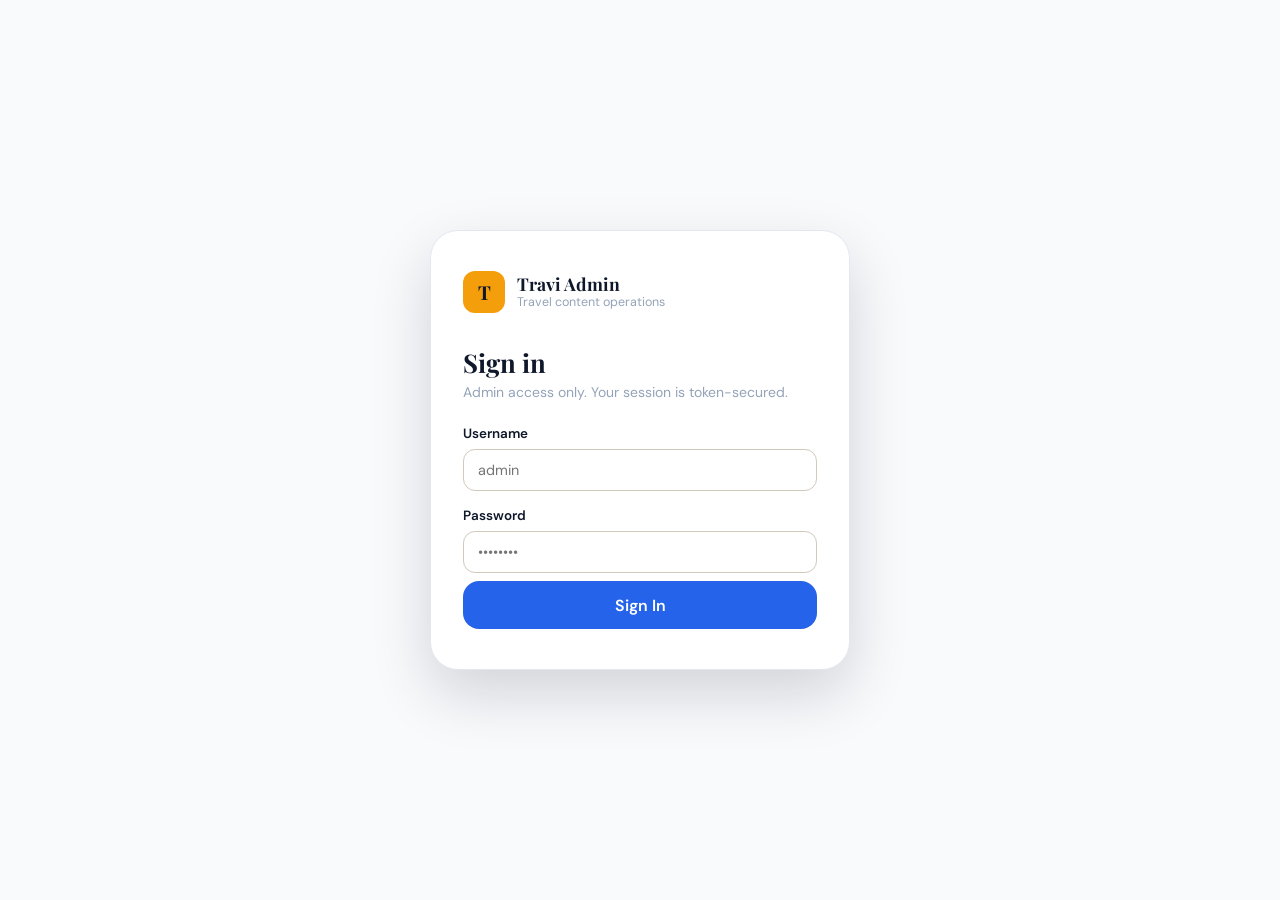
<file: src/main/resources/static/admin/admin_login.html>
<!DOCTYPE html>
<html lang="en">
<head>
  <meta charset="UTF-8" />
  <meta name="viewport" content="width=device-width, initial-scale=1.0" />
  <title>Travi Admin — Sign In</title>
  <link rel="preconnect" href="https://fonts.googleapis.com" />
  <link rel="preconnect" href="https://fonts.gstatic.com" crossorigin />
  <link href="https://fonts.googleapis.com/css2?family=Playfair+Display:wght@600;700&family=DM+Sans:wght@400;500;600;700&display=swap" rel="stylesheet" />
  <link rel="stylesheet" href="admin.css" />
  <style>
    body {
      min-height: 100vh;
      display: flex;
      align-items: center;
      justify-content: center;
      background: var(--bg);
    }
    .login-card {
      background: var(--card);
      border: 1px solid var(--border);
      border-radius: var(--radius-xl);
      box-shadow: var(--shadow-lg);
      padding: 2.5rem 2rem;
      width: 100%;
      max-width: 420px;
    }
    .login-brand {
      display: flex;
      align-items: center;
      gap: 12px;
      margin-bottom: 2rem;
    }
    .login-card h2 {
      font-family: var(--font-display);
      font-size: 1.6rem;
      color: var(--text-primary);
      margin-bottom: 0.25rem;
    }
    .login-card p {
      font-size: 0.875rem;
      color: var(--text-muted);
      margin-bottom: 1.5rem;
    }
    .login-error {
      background: var(--danger-bg);
      color: var(--danger-text);
      font-size: 0.85rem;
      padding: 10px 14px;
      border-radius: var(--radius-sm);
      margin-bottom: 1rem;
      display: none;
    }
    .login-error.visible { display: block; }
    .login-submit {
      width: 100%;
      padding: 0.85rem;
      background: var(--primary);
      color: #fff;
      border: none;
      border-radius: var(--radius-md);
      font-size: 1rem;
      font-weight: 600;
      cursor: pointer;
      margin-top: 0.5rem;
      font-family: var(--font-body);
      transition: background 0.2s ease;
    }
    .login-submit:hover { background: var(--primary-dark); }
    .login-submit:disabled { opacity: 0.6; cursor: not-allowed; }
  </style>
</head>
<body>
  <div class="login-card">
    <div class="login-brand">
      <div class="brand-mark">T</div>
      <div class="brand-text">
        <h1 style="font-family:var(--font-display);font-size:1.1rem;line-height:1.1;">Travi Admin</h1>
        <p style="font-size:0.78rem;color:var(--text-muted);margin:0;">Travel content operations</p>
      </div>
    </div>

    <h2>Sign in</h2>
    <p>Admin access only. Your session is token-secured.</p>

    <div class="login-error" id="loginError">Invalid username or password.</div>

    <form id="loginForm" novalidate>
      <div class="form-group">
        <label for="username">Username</label>
        <input type="text" id="username" autocomplete="username" placeholder="admin" required />
      </div>
      <div class="form-group" style="margin-top:1rem;">
        <label for="password">Password</label>
        <input type="password" id="password" autocomplete="current-password" placeholder="••••••••" required />
      </div>
      <button type="submit" class="login-submit" id="loginBtn">Sign In</button>
    </form>
  </div>

  <script>
    const API_BASE = "/api";

    // Already logged in? Go straight to dashboard
    if (localStorage.getItem("travi_token")) {
      window.location.replace("admin.html");
    }

    document.getElementById("loginForm").addEventListener("submit", async (e) => {
      e.preventDefault();

      const btn = document.getElementById("loginBtn");
      const errorEl = document.getElementById("loginError");
      const username = document.getElementById("username").value.trim();
      const password = document.getElementById("password").value;

      errorEl.classList.remove("visible");
      btn.disabled = true;
      btn.textContent = "Signing in…";

      try {
        const res = await fetch(`${API_BASE}/auth/login`, {
          method: "POST",
          headers: { "Content-Type": "application/json" },
          body: JSON.stringify({ username, password }),
        });

        if (!res.ok) throw new Error("Invalid credentials");

        const data = await res.json();
        // Adjust `data.token` to match your backend's response field
        localStorage.setItem("travi_token", data.token);
        window.location.replace("admin.html");

      } catch {
        errorEl.classList.add("visible");
        btn.disabled = false;
        btn.textContent = "Sign In";
      }
    });
  </script>
</body>
</html>
</file>
<file: src/main/resources/static/style.css>
:root {
  /* === TRAVI BRAND PALETTE — WARM CORAL × DEEP NAVY === */
  --primary: #FF7E5F;
  --primary-dark: #e8613a;
  --primary-light: #ff9a80;

  --secondary: #FEB47B;
  --secondary-light: #ffc99a;
  --secondary-dark: #e89a5e;

  --teal: #2A9D8F;
  --teal-light: #3bbdad;
  --teal-dark: #1f7a6e;

  --accent: #FF7E5F;
  --accent-dark: #e8613a;
  --accent-light: #ff9a80;

  --navy: #1E2A32;
  --navy-800: #243340;
  --navy-600: #3a4e5c;
  --navy-400: #5c7080;
  --navy-200: #8fa3b0;
  --navy-100: #c0d0d8;

  --bg: #F9F9FB;
  --card: #ffffff;
  --text-primary: #1E2A32;
  --text-secondary: #3a4e5c;
  --text-muted: #8fa3b0;

  --border: #dde4e8;
  --border-light: #eef2f5;

  /* === UNCHANGED === */
  --radius-sm: 8px;
  --radius-md: 14px;
  --radius-lg: 20px;
  --radius-xl: 28px;
  --radius-pill: 100px;

  --shadow-sm: 0 2px 8px rgba(10, 15, 30, 0.08);
  --shadow-md: 0 8px 32px rgba(10, 15, 30, 0.12);
  --shadow-lg: 0 20px 60px rgba(10, 15, 30, 0.18);
  --shadow-xl: 0 32px 80px rgba(10, 15, 30, 0.25);

  --transition: all 0.28s cubic-bezier(0.4, 0, 0.2, 1);
  --transition-fast: all 0.16s cubic-bezier(0.4, 0, 0.2, 1);

  --font-display: "Playfair Display", Georgia, serif;
  --font-body: "DM Sans", system-ui, sans-serif;
  --font-mono: "DM Mono", monospace;
}

/* ============ RESET & BASE ============ */
*,
*::before,
*::after {
  box-sizing: border-box;
  margin: 0;
  padding: 0;
}

html {
  scroll-behavior: smooth;
  font-size: 16px;
}

body {
  font-family: var(--font-body);
  background: var(--bg);
  color: var(--text-primary);
  line-height: 1.6;
  overflow-x: hidden;
}

a {
  text-decoration: none;
  color: inherit;
}
ul {
  list-style: none;
}
button {
  cursor: pointer;
  border: none;
  background: none;
  font-family: var(--font-body);
}
img {
  max-width: 100%;
  display: block;
}

.hidden {
  display: none !important;
}

/* ============ UTILITY CLASSES ============ */
.container {
  max-width: 1200px;
  margin: 0 auto;
  padding: 0 24px;
}

.section {
  padding: 96px 0;
}

.section-header {
  margin-bottom: 56px;
}

.section-eyebrow {
  display: flex;
  align-items: center;
  gap: 8px;
  font-size: 0.78rem;
  font-weight: 600;
  letter-spacing: 0.12em;
  text-transform: uppercase;
  color: var(--accent);
  margin-bottom: 16px;
}

.dot {
  width: 6px;
  height: 6px;
  border-radius: 50%;
  background: var(--secondary);
  display: inline-block;
  flex-shrink: 0;
}

.dot-warm {
  background: var(--accent);
}

.section-title {
  font-family: var(--font-display);
  font-size: clamp(2rem, 4vw, 2.8rem);
  font-weight: 700;
  color: var(--navy);
  line-height: 1.2;
}

/* ============ BUTTONS ============ */
.btn-primary-sm {
  background: linear-gradient(135deg, var(--primary) 0%, var(--primary-dark) 100%);
  color: var(--card);
  padding: 9px 20px;
  border-radius: var(--radius-pill);
  font-size: 0.875rem;
  font-weight: 600;
  transition: var(--transition);
  letter-spacing: 0.01em;
  box-shadow: 0 2px 12px rgba(255, 126, 95, 0.28);
  position: relative;
  overflow: hidden;
}

.btn-primary-sm::after {
  content: '';
  position: absolute;
  inset: 0;
  background: linear-gradient(135deg, rgba(255,255,255,0.15) 0%, transparent 60%);
  opacity: 0;
  transition: opacity 0.22s ease;
}

.btn-primary-sm:hover::after {
  opacity: 1;
}

.btn-primary-sm:hover {
  background: linear-gradient(135deg, var(--primary-light) 0%, var(--primary) 100%);
  transform: translateY(-2px);
  box-shadow: 0 8px 24px rgba(255, 126, 95, 0.42);
}

.btn-primary-sm:active {
  transform: translateY(0);
  box-shadow: 0 2px 8px rgba(255, 126, 95, 0.3);
}

.btn-outline-sm {
  border: 1.5px solid var(--navy-100);
  color: var(--navy);
  padding: 8px 18px;
  border-radius: var(--radius-pill);
  font-size: 0.875rem;
  font-weight: 500;
  transition: var(--transition);
  background: transparent;
}

.btn-outline-sm:hover {
  border-color: var(--primary);
  background: var(--primary);
  color: var(--card);
  transform: translateY(-1px);
  box-shadow: 0 4px 16px rgba(255, 126, 95, 0.25);
}

/* ============ NAVBAR ============ */
.navbar {
  position: fixed;
  top: 0;
  left: 0;
  right: 0;
  z-index: 1000;
  transition: var(--transition);
  padding: 0;
}

.navbar.scrolled {
  background: rgba(30, 42, 50, 0.96);
  backdrop-filter: blur(20px);
  -webkit-backdrop-filter: blur(20px);
  box-shadow: 0 1px 0 rgba(255, 255, 255, 0.06), 0 4px 24px rgba(0,0,0,0.18);
}

.nav-inner {
  max-width: 1200px;
  margin: 0 auto;
  padding: 0 24px;
  height: 72px;
  display: flex;
  align-items: center;
  justify-content: space-between;
  gap: 32px;
}

.nav-logo {
  display: flex;
  align-items: center;
  gap: 10px;
  flex-shrink: 0;
}

.logo-mark {
  width: 36px;
  height: 36px;
  background: linear-gradient(135deg, var(--primary) 0%, var(--secondary-dark) 100%);
  color: var(--card);
  border-radius: 10px;
  display: flex;
  align-items: center;
  justify-content: center;
  font-family: var(--font-display);
  font-size: 1.1rem;
  font-weight: 700;
  letter-spacing: -0.02em;
  flex-shrink: 0;
  box-shadow: 0 2px 10px rgba(255,126,95,0.4);
  transition: transform 0.28s cubic-bezier(0.4,0,0.2,1), box-shadow 0.28s ease;
}

.nav-logo:hover .logo-mark {
  transform: rotate(-6deg) scale(1.08);
  box-shadow: 0 4px 18px rgba(255,126,95,0.55);
}

.logo-text {
  font-family: var(--font-display);
  font-size: 1.25rem;
  font-weight: 600;
  color: var(--card);
  letter-spacing: -0.01em;
}

.nav-links {
  display: flex;
  align-items: center;
  gap: 4px;
}

.nav-link {
  color: rgba(255, 255, 255, 0.75);
  font-size: 0.9rem;
  font-weight: 500;
  padding: 8px 14px;
  border-radius: var(--radius-sm);
  transition: var(--transition-fast);
  position: relative;
}

.nav-link::after {
  content: '';
  position: absolute;
  bottom: 4px;
  left: 50%;
  transform: translateX(-50%) scaleX(0);
  width: calc(100% - 28px);
  height: 2px;
  background: linear-gradient(90deg, var(--primary), var(--secondary));
  border-radius: 2px;
  transition: transform 0.22s cubic-bezier(0.4, 0, 0.2, 1);
}

.nav-link:hover {
  color: var(--card);
  background: rgba(255, 255, 255, 0.08);
}

.nav-link:hover::after {
  transform: translateX(-50%) scaleX(1);
}

.hamburger {
  display: none;
  flex-direction: column;
  gap: 5px;
  padding: 6px;
}

.hamburger span {
  display: block;
  width: 22px;
  height: 2px;
  background: var(--card);
  border-radius: 2px;
  transition: transform 0.3s cubic-bezier(0.4, 0, 0.2, 1), opacity 0.2s ease, width 0.3s ease;
}

.hamburger:hover span {
  background: var(--secondary);
}

/* ============ HERO ============ */
.hero {
  position: relative;
  min-height: 100vh;
  display: flex;
  align-items: center;
  justify-content: center;
  overflow: hidden;
  background: var(--navy);
}

.hero-bg {
  position: absolute;
  inset: 0;
  overflow: hidden;
}

.hero-grain {
  position: absolute;
  inset: 0;
  background-image: url("data:image/svg+xml,%3Csvg viewBox='0 0 512 512' xmlns='http://www.w3.org/2000/svg'%3E%3Cfilter id='noise'%3E%3CfeTurbulence type='fractalNoise' baseFrequency='0.9' numOctaves='4' stitchTiles='stitch'/%3E%3C/filter%3E%3Crect width='100%25' height='100%25' filter='url(%23noise)' opacity='0.04'/%3E%3C/svg%3E");
  opacity: 0.5;
  pointer-events: none;
}

.hero-orbs {
  position: absolute;
  inset: 0;
}

.orb {
  position: absolute;
  border-radius: 50%;
  filter: blur(80px);
  opacity: 0.18;
}

.orb-1 {
  width: 700px;
  height: 700px;
  background: radial-gradient(circle, #FF7E5F 0%, transparent 70%);
  top: -200px;
  right: -100px;
  animation: orbFloat1 14s ease-in-out infinite;
}

.orb-2 {
  width: 500px;
  height: 500px;
  background: radial-gradient(circle, #FEB47B 0%, transparent 70%);
  bottom: -100px;
  left: -50px;
  animation: orbFloat2 18s ease-in-out infinite;
}

.orb-3 {
  width: 400px;
  height: 400px;
  background: radial-gradient(circle, #2A9D8F 0%, transparent 70%);
  top: 30%;
  left: 30%;
  animation: orbFloat3 22s ease-in-out infinite;
}

@keyframes orbFloat1 {
  0%,
  100% {
    transform: translate(0, 0) scale(1);
  }
  50% {
    transform: translate(-40px, 60px) scale(1.05);
  }
}
@keyframes orbFloat2 {
  0%,
  100% {
    transform: translate(0, 0) scale(1);
  }
  50% {
    transform: translate(60px, -40px) scale(1.08);
  }
}
@keyframes orbFloat3 {
  0%,
  100% {
    transform: translate(0, 0) scale(1);
  }
  33% {
    transform: translate(30px, -50px) scale(0.95);
  }
  66% {
    transform: translate(-30px, 30px) scale(1.05);
  }
}

/* Horizon line texture */
.hero::after {
  content: "";
  position: absolute;
  bottom: 0;
  left: 0;
  right: 0;
  height: 200px;
  background: linear-gradient(to top, var(--bg) 0%, transparent 100%);
  pointer-events: none;
}

.hero-content {
  position: relative;
  z-index: 2;
  text-align: center;
  padding: 120px 24px 80px;
  max-width: 760px;
  animation: heroFadeUp 1s cubic-bezier(0.4, 0, 0.2, 1) both;
}

@keyframes heroFadeUp {
  from {
    opacity: 0;
    transform: translateY(32px);
  }
  to {
    opacity: 1;
    transform: translateY(0);
  }
}

.hero-eyebrow {
  display: inline-flex;
  align-items: center;
  gap: 8px;
  font-size: 0.78rem;
  font-weight: 600;
  letter-spacing: 0.14em;
  text-transform: uppercase;
  color: rgba(255, 255, 255, 0.5);
  margin-bottom: 28px;
  border: 1px solid rgba(255, 255, 255, 0.12);
  padding: 6px 16px;
  border-radius: var(--radius-pill);
  backdrop-filter: blur(8px);
}

.hero-eyebrow .dot {
  background: var(--accent);
  animation: pulse 2s infinite;
}

@keyframes pulse {
  0%,
  100% {
    opacity: 1;
    transform: scale(1);
  }
  50% {
    opacity: 0.5;
    transform: scale(1.5);
  }
}

.hero-title {
  font-family: var(--font-display);
  font-size: clamp(3rem, 7vw, 5.5rem);
  font-weight: 700;
  line-height: 1.1;
  color: var(--card);
  margin-bottom: 24px;
  letter-spacing: -0.02em;
}

.hero-title em {
  font-style: italic;
  color: var(--accent);
}

.hero-sub {
  font-size: 1.125rem;
  color: rgba(255, 255, 255, 0.6);
  max-width: 540px;
  margin: 0 auto 40px;
  line-height: 1.7;
  font-weight: 300;
}

.hero-search-wrap {
  position: relative;
  max-width: 560px;
  margin: 0 auto 28px;
}

.search-box {
  display: flex;
  align-items: center;
  gap: 12px;
  background: rgba(255, 255, 255, 0.07);
  border: 1.5px solid rgba(255, 255, 255, 0.14);
  border-radius: var(--radius-pill);
  padding: 8px 8px 8px 20px;
  backdrop-filter: blur(16px);
  transition: var(--transition);
}

.search-box:focus-within {
  border-color: rgba(255, 126, 95, 0.5);
  background: rgba(255, 255, 255, 0.12);
  box-shadow: 0 0 0 4px rgba(255, 126, 95, 0.18);
}

.search-icon {
  width: 18px;
  height: 18px;
  color: rgba(255, 255, 255, 0.45);
  flex-shrink: 0;
}

.search-box input {
  flex: 1;
  background: none;
  border: none;
  outline: none;
  color: var(--card);
  font-size: 1rem;
  font-family: var(--font-body);
  font-weight: 400;
}

.search-box input::placeholder {
  color: rgba(255, 255, 255, 0.4);
}

.search-btn {
  background: linear-gradient(135deg, var(--primary) 0%, var(--primary-dark) 100%);
  color: var(--card);
  padding: 10px 24px;
  border-radius: var(--radius-pill);
  font-size: 0.9rem;
  font-weight: 600;
  flex-shrink: 0;
  transition: var(--transition);
  letter-spacing: 0.01em;
  box-shadow: 0 2px 10px rgba(255,126,95,0.3);
}

.search-btn:hover {
  background: linear-gradient(135deg, var(--primary-light) 0%, var(--primary) 100%);
  transform: scale(1.04) translateY(-1px);
  box-shadow: 0 6px 20px rgba(255,126,95,0.45);
}

/* Normal search (in main section) */
.normal-search .search-box {
  background: var(--card);
  border-color: var(--navy-100);
  box-shadow: var(--shadow-sm);
}

.normal-search .search-box input {
  color: var(--primary-dark);
}
.normal-search .search-box input::placeholder {
  color: var(--text-muted);
}
.normal-search .search-icon {
  color: var(--text-muted);
}
.normal-search .search-box:focus-within {
  border-color: var(--accent);
}

/* Dropdown */
.search-dropdown {
  position: absolute;
  top: calc(100% + 8px);
  left: 0;
  right: 0;
  background: rgba(13, 20, 37, 0.96);
  backdrop-filter: blur(20px);
  border: 1px solid rgba(255, 255, 255, 0.1);
  border-radius: var(--radius-lg);
  overflow: hidden;
  z-index: 100;
  box-shadow: var(--shadow-xl);
  display: none;
}

.search-dropdown.visible {
  display: block;
}

.dropdown-item {
  display: flex;
  align-items: center;
  gap: 14px;
  padding: 14px 20px;
  cursor: pointer;
  transition: var(--transition-fast);
  border-bottom: 1px solid rgba(255, 255, 255, 0.05);
}

.dropdown-item:last-child {
  border-bottom: none;
}

.dropdown-item:hover {
  background: rgba(255, 255, 255, 0.06);
}

.dropdown-flag {
  font-size: 1.5rem;
}

.dropdown-info {
  text-align: left;
}
.dropdown-name {
  color: var(--card);
  font-weight: 600;
  font-size: 0.95rem;
}
.dropdown-region {
  color: rgba(255, 255, 255, 0.45);
  font-size: 0.8rem;
  margin-top: 1px;
}

.hero-tags {
  display: flex;
  align-items: center;
  justify-content: center;
  gap: 10px;
  flex-wrap: wrap;
}

.tag-label {
  color: rgba(255, 255, 255, 0.4);
  font-size: 0.82rem;
  font-weight: 500;
}

.tag-chip {
  background: rgba(255, 255, 255, 0.08);
  color: rgba(255, 255, 255, 0.8);
  border: 1px solid rgba(255, 255, 255, 0.12);
  padding: 6px 16px;
  border-radius: var(--radius-pill);
  font-size: 0.82rem;
  font-weight: 500;
  transition: var(--transition);
  cursor: pointer;
}

.tag-chip:hover {
  background: linear-gradient(135deg, var(--primary), var(--secondary-dark));
  border-color: var(--primary);
  color: var(--card);
  transform: translateY(-2px);
  box-shadow: 0 4px 12px rgba(255,126,95,0.3);
}

.hero-scroll-hint {
  position: absolute;
  bottom: 40px;
  left: 50%;
  transform: translateX(-50%);
  display: flex;
  flex-direction: column;
  align-items: center;
  gap: 10px;
  z-index: 2;
}

.hero-scroll-hint span {
  font-size: 0.72rem;
  letter-spacing: 0.14em;
  text-transform: uppercase;
  color: rgba(255, 255, 255, 0.3);
}

.scroll-line {
  width: 1px;
  height: 48px;
  background: linear-gradient(to bottom, rgba(255, 255, 255, 0.3), transparent);
  animation: scrollAnim 2s ease-in-out infinite;
}

@keyframes scrollAnim {
  0% {
    transform: scaleY(0);
    transform-origin: top;
  }
  50% {
    transform: scaleY(1);
    transform-origin: top;
  }
  51% {
    transform: scaleY(1);
    transform-origin: bottom;
  }
  100% {
    transform: scaleY(0);
    transform-origin: bottom;
  }
}

/* ============ DESTINATIONS GRID ============ */
.destinations-grid {
  display: grid;
  grid-template-columns: repeat(auto-fill, minmax(280px, 1fr));
  gap: 24px;
}

.dest-card {
  border-radius: var(--radius-xl);
  overflow: hidden;
  cursor: pointer;
  position: relative;
  background: var(--card);
  box-shadow: var(--shadow-sm);
  transition: var(--transition);
  group: true;
}

.dest-card:hover {
  transform: translateY(-6px);
  box-shadow: var(--shadow-lg);
}

.dest-card-img {
  height: 200px;
  position: relative;
  overflow: hidden;
}

.dest-card-img-bg {
  position: absolute;
  inset: 0;
  transition: transform 0.5s cubic-bezier(0.4, 0, 0.2, 1);
}

.dest-card:hover .dest-card-img-bg {
  transform: scale(1.06);
}

.dest-card-img-overlay {
  position: absolute;
  inset: 0;
  background: linear-gradient(
    to top,
    rgba(10, 15, 30, 0.7) 0%,
    transparent 60%
  );
}

.dest-card-flag {
  position: absolute;
  top: 16px;
  right: 16px;
  font-size: 1.8rem;
  filter: drop-shadow(0 2px 6px rgba(0, 0, 0, 0.4));
}

.dest-card-region {
  position: absolute;
  bottom: 16px;
  left: 16px;
  font-size: 0.7rem;
  letter-spacing: 0.1em;
  text-transform: uppercase;
  color: rgba(255, 255, 255, 0.7);
  font-weight: 600;
}

.dest-card-body {
  padding: 20px 24px;
  display: flex;
  align-items: center;
  justify-content: space-between;
}

.dest-card-name {
  font-family: var(--font-display);
  font-size: 1.3rem;
  font-weight: 700;
  color: var(--navy);
  line-height: 1.2;
}

.dest-card-sub {
  font-size: 0.82rem;
  color: var(--text-muted);
  margin-top: 4px;
  font-weight: 400;
}

.dest-card-arrow {
  width: 38px;
  height: 38px;
  border-radius: 50%;
  background: var(--border-light);
  display: flex;
  align-items: center;
  justify-content: center;
  flex-shrink: 0;
  transition: var(--transition);
}

.dest-card:hover .dest-card-arrow {
  background: linear-gradient(135deg, var(--primary), var(--primary-dark));
  box-shadow: 0 4px 12px rgba(255,126,95,0.35);
}

.dest-card:hover .dest-card-arrow svg {
  color: var(--card);
}

.dest-card-arrow svg {
  color: var(--navy-600);
  width: 16px;
  height: 16px;
  transition: var(--transition);
}

/* ============ COUNTRY DETAIL ============ */
.country-detail-section {
  background: var(--card);
  padding-top: 100px;
}

.back-btn {
  display: inline-flex;
  align-items: center;
  gap: 8px;
  color: var(--text-secondary);
  font-size: 0.875rem;
  font-weight: 500;
  margin-bottom: 32px;
  transition: var(--transition-fast);
  padding: 8px 0;
}

.back-btn:hover {
  color: var(--primary);
}

.country-banner {
  border-radius: var(--radius-xl);
  overflow: hidden;
  height: 280px;
  position: relative;
  margin-bottom: 0;
}

.country-banner-overlay {
  position: absolute;
  inset: 0;
  background: linear-gradient(
    135deg,
    rgba(10, 15, 30, 0.75) 0%,
    rgba(10, 15, 30, 0.3) 100%
  );
}

.country-banner-content {
  position: relative;
  z-index: 2;
  height: 100%;
  display: flex;
  align-items: flex-end;
  padding: 40px;
  gap: 20px;
}

.country-flag {
  font-size: 4rem;
  filter: drop-shadow(0 4px 12px rgba(0, 0, 0, 0.4));
  flex-shrink: 0;
}

.country-name {
  font-family: var(--font-display);
  font-size: clamp(2rem, 4vw, 3rem);
  font-weight: 700;
  color: var(--card);
  line-height: 1.1;
  letter-spacing: -0.02em;
  flex: 1;
}

.country-tagline {
  font-size: 1rem;
  color: rgba(255, 255, 255, 0.65);
  margin-top: 6px;
  font-style: italic;
  font-family: var(--font-display);
}

.save-btn {
  width: 48px;
  height: 48px;
  border-radius: 50%;
  background: rgba(255, 255, 255, 0.12);
  border: 1.5px solid rgba(255, 255, 255, 0.2);
  display: flex;
  align-items: center;
  justify-content: center;
  transition: var(--transition);
  backdrop-filter: blur(8px);
  flex-shrink: 0;
  align-self: flex-start;
  margin-top: auto;
}

.save-btn:hover,
.save-btn.saved {
  background: linear-gradient(135deg, var(--primary), var(--primary-dark));
  border-color: var(--primary);
  box-shadow: 0 4px 16px rgba(255,126,95,0.4);
}

.save-btn.saved svg {
  fill: var(--card);
  stroke: var(--card);
}
.save-btn svg {
  color: var(--card);
}

/* ============ TAB NAV ============ */
.tab-nav {
  display: flex;
  gap: 4px;
  border-bottom: 2px solid var(--border-light);
  margin: 40px 0 40px;
  overflow-x: auto;
  scrollbar-width: none;
  -ms-overflow-style: none;
}

.tab-nav::-webkit-scrollbar {
  display: none;
}

.tab-btn {
  padding: 12px 20px;
  font-size: 0.875rem;
  font-weight: 600;
  color: var(--text-muted);
  border-bottom: 2px solid transparent;
  margin-bottom: -2px;
  white-space: nowrap;
  transition: var(--transition-fast);
  border-radius: var(--radius-sm) var(--radius-sm) 0 0;
}

.tab-btn:hover {
  color: var(--navy);
  background: var(--bg);
}

.tab-btn.active {
  color: var(--primary);
  border-bottom-color: var(--primary);
}

.tab-panel {
  display: none;
  animation: fadeInTab 0.3s ease both;
}
.tab-panel.active {
  display: block;
}

@keyframes fadeInTab {
  from {
    opacity: 0;
    transform: translateY(8px);
  }
  to {
    opacity: 1;
    transform: translateY(0);
  }
}

/* ============ INFO CARDS ============ */
.info-card {
  background: var(--bg);
  border-radius: var(--radius-lg);
  padding: 28px 32px;
  border: 1px solid var(--border-light);
}

.info-card + .info-card {
  margin-top: 20px;
}

.card-label {
  font-size: 0.72rem;
  letter-spacing: 0.12em;
  text-transform: uppercase;
  font-weight: 700;
  color: var(--primary);
  margin-bottom: 16px;
}

/* ============ OVERVIEW ============ */
.overview-grid {
  display: grid;
  grid-template-columns: 1fr 320px;
  gap: 24px;
}

.overview-desc {
  color: var(--text-secondary);
  line-height: 1.8;
  font-size: 0.975rem;
}

.stats-row {
  display: grid;
  grid-template-columns: repeat(3, 1fr);
  gap: 16px;
  margin-top: 20px;
}

.stat-box {
  background: var(--card);
  border: 1px solid var(--border-light);
  border-radius: var(--radius-md);
  padding: 20px;
  text-align: center;
}

.stat-value {
  font-family: var(--font-display);
  font-size: 1.5rem;
  font-weight: 700;
  color: var(--navy);
  line-height: 1;
  margin-bottom: 6px;
}

.stat-label {
  font-size: 0.75rem;
  color: var(--text-muted);
  font-weight: 500;
}

.quick-facts-list {
  display: flex;
  flex-direction: column;
  gap: 14px;
}

.qf-item {
  display: flex;
  align-items: flex-start;
  gap: 12px;
}

.qf-icon {
  font-size: 1.1rem;
  flex-shrink: 0;
  margin-top: 1px;
}

.qf-key {
  font-size: 0.78rem;
  font-weight: 600;
  color: var(--text-muted);
  text-transform: uppercase;
  letter-spacing: 0.08em;
  line-height: 1;
  margin-bottom: 3px;
}

.qf-value {
  font-size: 0.9rem;
  color: var(--primary-dark);
  font-weight: 500;
}

.best-time-tags {
  display: flex;
  flex-wrap: wrap;
  gap: 8px;
  margin-top: 8px;
}

.month-tag {
  background: linear-gradient(135deg, var(--primary) 0%, var(--secondary-dark) 100%);
  color: white;
  padding: 4px 12px;
  border-radius: var(--radius-pill);
  font-size: 0.78rem;
  font-weight: 600;
  font-family: var(--font-mono);
  box-shadow: 0 2px 6px rgba(255,126,95,0.25);
  transition: transform 0.18s ease, box-shadow 0.18s ease;
}

.month-tag:hover {
  transform: translateY(-1px);
  box-shadow: 0 4px 10px rgba(255,126,95,0.35);
}

/* ============ ENTRY REQUIREMENTS ============ */
.entry-grid {
  display: grid;
  grid-template-columns: 1fr 1fr;
  gap: 20px;
}

.entry-card {
  background: var(--bg);
  border: 1px solid var(--border-light);
  border-radius: var(--radius-lg);
  padding: 28px;
}

.entry-card.full-width {
  grid-column: 1 / -1;
}

.entry-card-title {
  font-family: var(--font-display);
  font-size: 1.1rem;
  font-weight: 700;
  color: var(--navy);
  margin-bottom: 6px;
  display: flex;
  align-items: center;
  gap: 10px;
}

.entry-icon {
  font-size: 1.2rem;
}

.entry-badge {
  font-size: 0.7rem;
  font-weight: 700;
  letter-spacing: 0.08em;
  text-transform: uppercase;
  padding: 3px 10px;
  border-radius: var(--radius-pill);
}

.badge-green {
  background: #d1fae5;
  color: #065f46;
}
.badge-yellow {
  background: #fef3c7;
  color: #92400e;
}
.badge-red {
  background: #fee2e2;
  color: #991b1b;
}
.badge-blue {
  background: rgba(42, 157, 143, 0.12);
  color: var(--teal-dark);
  border: 1px solid rgba(42,157,143,0.2);
}

.entry-desc {
  color: var(--text-secondary);
  font-size: 0.88rem;
  line-height: 1.7;
  margin-top: 10px;
}

.entry-list {
  display: flex;
  flex-direction: column;
  gap: 8px;
  margin-top: 12px;
}

.entry-list-item {
  display: flex;
  align-items: flex-start;
  gap: 10px;
  font-size: 0.875rem;
  color: var(--text-secondary);
}

.entry-list-item::before {
  content: "→";
  color: var(--primary);
  flex-shrink: 0;
  font-weight: 700;
  margin-top: 1px;
}

/* ============ BUDGET ============ */
.budget-layout {
  display: flex;
  flex-direction: column;
  gap: 24px;
}

.budget-tier-grid {
  display: grid;
  grid-template-columns: repeat(3, 1fr);
  gap: 20px;
}

.budget-tier {
  background: var(--bg);
  border: 1px solid var(--border-light);
  border-radius: var(--radius-lg);
  padding: 28px;
  position: relative;
  transition: var(--transition);
}

.budget-tier.featured {
  background: linear-gradient(135deg, var(--navy) 0%, var(--navy-800) 100%);
  border-color: var(--navy);
  color: var(--card);
}

.budget-tier.featured .budget-tier-name {
  color: var(--border);
}
.budget-tier.featured .budget-tier-price {
  color: var(--card);
}
.budget-tier.featured .budget-item {
  border-color: rgba(255, 255, 255, 0.08);
}
.budget-tier.featured .budget-item-label {
  color: rgba(255, 255, 255, 0.55);
}
.budget-tier.featured .budget-item-value {
  color: rgba(255, 255, 255, 0.9);
}

.featured-badge {
  position: absolute;
  top: -12px;
  left: 50%;
  transform: translateX(-50%);
  background: var(--accent);
  color: var(--card);
  font-size: 0.68rem;
  font-weight: 700;
  letter-spacing: 0.1em;
  text-transform: uppercase;
  padding: 3px 12px;
  border-radius: var(--radius-pill);
  white-space: nowrap;
}

.budget-tier-name {
  font-size: 0.72rem;
  font-weight: 700;
  text-transform: uppercase;
  letter-spacing: 0.12em;
  color: var(--accent);
  margin-bottom: 8px;
}

.budget-tier-price {
  font-family: var(--font-display);
  font-size: 2rem;
  font-weight: 700;
  color: var(--primary-dark);
  line-height: 1;
  margin-bottom: 4px;
}

.budget-per-day {
  font-size: 0.8rem;
  color: var(--text-muted);
  margin-bottom: 20px;
}

.budget-tier.featured .budget-per-day {
  color: rgba(255, 255, 255, 0.4);
}

.budget-items {
  display: flex;
  flex-direction: column;
  gap: 10px;
}

.budget-item {
  display: flex;
  justify-content: space-between;
  align-items: center;
  padding: 8px 0;
  border-bottom: 1px solid var(--border-light);
  font-size: 0.85rem;
}

.budget-item:last-child {
  border-bottom: none;
}
.budget-item-label {
  color: var(--text-muted);
}
.budget-item-value {
  font-weight: 600;
  color: var(--primary-dark);
}

.budget-tips-card {
  background: linear-gradient(
    135deg,
    var(--primary-dark) 0%,
    var(--primary-dark) 100%
  );
  border-radius: var(--radius-lg);
  padding: 32px;
  display: grid;
  grid-template-columns: 1fr 1fr;
  gap: 24px;
}

.budget-tips-title {
  font-family: var(--font-display);
  font-size: 1.1rem;
  font-weight: 700;
  color: var(--card);
  margin-bottom: 16px;
  grid-column: 1 / -1;
}

.budget-tip {
  display: flex;
  gap: 12px;
  align-items: flex-start;
}

.budget-tip-icon {
  font-size: 1.1rem;
  flex-shrink: 0;
}
.budget-tip-text {
  font-size: 0.875rem;
  color: rgba(255, 255, 255, 0.7);
  line-height: 1.6;
}

/* ============ PACKING ============ */
.packing-layout {
  display: flex;
  flex-direction: column;
  gap: 24px;
}

.packing-header {
  display: flex;
  align-items: center;
  justify-content: space-between;
  margin-bottom: 4px;
}

.packing-progress {
  display: flex;
  align-items: center;
  gap: 10px;
}

.progress-bar {
  width: 160px;
  height: 6px;
  background: var(--border-light);
  border-radius: 3px;
  overflow: hidden;
}

.progress-fill {
  height: 100%;
  background: linear-gradient(to right, var(--accent), var(--gold));
  border-radius: 3px;
  transition: width 0.4s cubic-bezier(0.4, 0, 0.2, 1);
}

.progress-text {
  font-size: 0.82rem;
  font-weight: 600;
  color: var(--text-muted);
  white-space: nowrap;
}

.packing-categories {
  display: grid;
  grid-template-columns: repeat(auto-fill, minmax(300px, 1fr));
  gap: 20px;
}

.packing-cat {
  background: var(--bg);
  border: 1px solid var(--border-light);
  border-radius: var(--radius-lg);
  padding: 24px;
}

.packing-cat-header {
  display: flex;
  align-items: center;
  gap: 10px;
  margin-bottom: 16px;
}

.packing-cat-icon {
  font-size: 1.2rem;
}

.packing-cat-title {
  font-weight: 700;
  font-size: 0.95rem;
  color: var(--primary-dark);
  flex: 1;
}

.packing-cat-count {
  font-size: 0.75rem;
  font-family: var(--font-mono);
  color: var(--text-muted);
  background: var(--border-light);
  padding: 2px 8px;
  border-radius: var(--radius-pill);
}

.packing-items {
  display: flex;
  flex-direction: column;
  gap: 8px;
}

.pack-item {
  display: flex;
  align-items: center;
  gap: 12px;
  padding: 8px 12px;
  border-radius: var(--radius-sm);
  cursor: pointer;
  transition: var(--transition-fast);
  user-select: none;
}

.pack-item:hover {
  background: var(--border-light);
}

.pack-checkbox {
  width: 18px;
  height: 18px;
  border-radius: 5px;
  border: 2px solid var(--navy-300);
  display: flex;
  align-items: center;
  justify-content: center;
  flex-shrink: 0;
  transition: var(--transition-fast);
}

.pack-item.checked .pack-checkbox {
  background: var(--accent);
  border-color: var(--accent);
}

.pack-item.checked .pack-checkbox::after {
  content: "✓";
  color: var(--card);
  font-size: 0.65rem;
  font-weight: 700;
  line-height: 1;
}

.pack-item-text {
  font-size: 0.875rem;
  color: var(--primary-dark);
  transition: var(--transition-fast);
}

.pack-item.checked .pack-item-text {
  text-decoration: line-through;
  color: var(--text-muted);
}

.pack-essential {
  margin-left: auto;
  font-size: 0.62rem;
  font-weight: 700;
  letter-spacing: 0.08em;
  text-transform: uppercase;
  color: var(--accent);
  background: rgba(232, 97, 74, 0.1);
  padding: 2px 7px;
  border-radius: var(--radius-pill);
  flex-shrink: 0;
}

/* ============ LOCAL TIPS ============ */
.tips-layout {
  display: flex;
  flex-direction: column;
  gap: 24px;
}

.tips-grid {
  display: grid;
  grid-template-columns: repeat(auto-fill, minmax(320px, 1fr));
  gap: 20px;
}

.tip-card {
  background: var(--bg);
  border: 1px solid var(--border-light);
  border-radius: var(--radius-lg);
  padding: 28px;
  transition: var(--transition);
}

.tip-card:hover {
  border-color: var(--text-muted);
  transform: translateY(-3px);
  box-shadow: var(--shadow-md);
}

.tip-number {
  font-family: var(--font-display);
  font-size: 3rem;
  font-weight: 700;
  color: var(--border);
  line-height: 1;
  margin-bottom: 12px;
}

.tip-title {
  font-family: var(--font-display);
  font-size: 1.05rem;
  font-weight: 700;
  color: var(--primary-dark);
  margin-bottom: 10px;
}

.tip-text {
  font-size: 0.875rem;
  color: var(--text-secondary);
  line-height: 1.7;
}

.tip-tag {
  display: inline-block;
  margin-top: 14px;
  font-size: 0.7rem;
  font-weight: 700;
  letter-spacing: 0.1em;
  text-transform: uppercase;
  color: var(--accent);
  border: 1px solid rgba(232, 97, 74, 0.2);
  padding: 3px 10px;
  border-radius: var(--radius-pill);
}

/* ============ CULTURE ============ */
.culture-layout {
  display: flex;
  flex-direction: column;
  gap: 24px;
}

.culture-grid {
  display: grid;
  grid-template-columns: repeat(auto-fill, minmax(300px, 1fr));
  gap: 20px;
}

.culture-card {
  background: var(--bg);
  border: 1px solid var(--border-light);
  border-radius: var(--radius-lg);
  padding: 28px;
}

.culture-icon {
  font-size: 2rem;
  margin-bottom: 14px;
}

.culture-title {
  font-family: var(--font-display);
  font-size: 1.05rem;
  font-weight: 700;
  color: var(--primary-dark);
  margin-bottom: 10px;
}

.culture-text {
  font-size: 0.875rem;
  color: var(--text-secondary);
  line-height: 1.7;
}

.do-dont-grid {
  display: grid;
  grid-template-columns: 1fr 1fr;
  gap: 20px;
}

.do-list,
.dont-list {
  background: var(--bg);
  border: 1px solid var(--border-light);
  border-radius: var(--radius-lg);
  padding: 28px;
}

.do-list {
  border-top: 3px solid #10b981;
}
.dont-list {
  border-top: 3px solid var(--accent);
}

.do-dont-title {
  font-weight: 700;
  font-size: 1rem;
  margin-bottom: 16px;
  display: flex;
  align-items: center;
  gap: 8px;
}

.do-dont-items {
  display: flex;
  flex-direction: column;
  gap: 10px;
}

.do-dont-item {
  display: flex;
  gap: 10px;
  font-size: 0.875rem;
  color: var(--text-secondary);
  align-items: flex-start;
}

.do-dont-item .marker {
  font-weight: 700;
  flex-shrink: 0;
}

.do-list .marker {
  color: #10b981;
}
.dont-list .marker {
  color: var(--accent);
}

/* ============ SAVED SECTION ============ */
.saved-section {
  background: var(--border-light);
}

.saved-grid {
  display: grid;
  grid-template-columns: repeat(auto-fill, minmax(260px, 1fr));
  gap: 20px;
  min-height: 160px;
}

.saved-empty {
  grid-column: 1 / -1;
  display: flex;
  flex-direction: column;
  align-items: center;
  justify-content: center;
  gap: 16px;
  padding: 80px 20px;
  text-align: center;
  color: var(--text-muted);
  font-size: 0.95rem;
  line-height: 1.7;
}

.empty-icon {
  font-size: 2.5rem;
  color: var(--text-muted);
}

.saved-card {
  background: var(--card);
  border-radius: var(--radius-xl);
  overflow: hidden;
  box-shadow: var(--shadow-sm);
  transition: var(--transition);
  position: relative;
}

.saved-card:hover {
  transform: translateY(-4px);
  box-shadow: var(--shadow-md);
}

.saved-card-img {
  height: 140px;
  position: relative;
  overflow: hidden;
}

.saved-card-img-bg {
  position: absolute;
  inset: 0;
  transition: transform 0.5s ease;
}

.saved-card:hover .saved-card-img-bg {
  transform: scale(1.05);
}

.saved-card-img-overlay {
  position: absolute;
  inset: 0;
  background: linear-gradient(
    to top,
    rgba(10, 15, 30, 0.5) 0%,
    transparent 60%
  );
}

.saved-card-flag {
  position: absolute;
  top: 12px;
  right: 12px;
  font-size: 1.5rem;
}

.saved-card-body {
  padding: 16px 20px;
  display: flex;
  align-items: center;
  justify-content: space-between;
}

.saved-card-name {
  font-family: var(--font-display);
  font-size: 1.1rem;
  font-weight: 700;
  color: var(--primary-dark);
}

.saved-card-region {
  font-size: 0.78rem;
  color: var(--text-muted);
  margin-top: 2px;
}

.saved-remove-btn {
  width: 32px;
  height: 32px;
  border-radius: 50%;
  background: var(--bg);
  display: flex;
  align-items: center;
  justify-content: center;
  flex-shrink: 0;
  transition: var(--transition);
  color: var(--text-muted);
  font-size: 1rem;
}

.saved-remove-btn:hover {
  background: #fee2e2;
  color: var(--accent);
}

/* ============ FOOTER ============ */
.footer {
  background: var(--navy);
  padding: 72px 0 0;
}

.footer-inner {
  max-width: 1200px;
  margin: 0 auto;
  padding: 0 24px;
  display: grid;
  grid-template-columns: 1fr auto;
  gap: 60px;
  padding-bottom: 60px;
  border-bottom: 1px solid rgba(255, 255, 255, 0.06);
}

.footer-tagline {
  color: rgba(255, 255, 255, 0.4);
  font-size: 0.875rem;
  line-height: 1.7;
  margin-top: 16px;
  max-width: 220px;
}

.footer-links {
  display: flex;
  gap: 48px;
}

.footer-col {
  display: flex;
  flex-direction: column;
  gap: 12px;
}

.footer-col-title {
  font-size: 0.72rem;
  font-weight: 700;
  letter-spacing: 0.12em;
  text-transform: uppercase;
  color: rgba(255, 255, 255, 0.35);
  margin-bottom: 4px;
}

.footer-col a {
  color: rgba(255, 255, 255, 0.6);
  font-size: 0.875rem;
  transition: var(--transition-fast);
}

.footer-col a:hover {
  color: var(--secondary);
}

.footer-bottom {
  max-width: 1200px;
  margin: 0 auto;
  padding: 20px 24px;
  font-size: 0.78rem;
  color: rgba(255, 255, 255, 0.25);
}

/* ============ POPULAR SECTION ALT BG ============ */
.popular-section {
  background: var(--card);
}

/* ============ RESPONSIVE ============ */
@media (max-width: 1024px) {
  .overview-grid {
    grid-template-columns: 1fr;
  }
  .overview-sidebar {
    display: grid;
    grid-template-columns: 1fr 1fr;
    gap: 20px;
  }
  .overview-sidebar .info-card + .info-card {
    margin-top: 0;
  }
  .budget-tier-grid {
    grid-template-columns: 1fr;
  }
  .do-dont-grid {
    grid-template-columns: 1fr;
  }
}

@media (max-width: 768px) {
  .section {
    padding: 64px 0;
  }

  /* ── Mobile Sidebar Nav ── */
  .nav-links {
    display: flex !important; /* always in DOM for animation */
    position: fixed;
    top: 0;
    right: 0;
    bottom: 0;
    width: min(80vw, 300px);
    background: var(--navy);
    flex-direction: column;
    padding: 88px 24px 32px;
    gap: 4px;
    border-left: 1px solid rgba(255,255,255,0.07);
    box-shadow: -12px 0 40px rgba(0,0,0,0.35);
    transform: translateX(110%);
    transition: transform 0.38s cubic-bezier(0.4, 0, 0.2, 1);
    z-index: 900;
    overflow-y: auto;
  }

  .nav-links.open {
    transform: translateX(0);
  }

  /* Sidebar overlay */
  .nav-links::before {
    content: '';
    position: fixed;
    inset: 0;
    right: min(80vw, 300px);
    background: rgba(30, 42, 50, 0);
    pointer-events: none;
    transition: background 0.38s ease;
    z-index: -1;
  }
  .nav-links.open::before {
    background: rgba(30, 42, 50, 0.55);
    pointer-events: auto;
    backdrop-filter: blur(3px);
  }

  /* Sidebar link styling */
  .nav-links .nav-link {
    padding: 13px 16px;
    font-size: 1rem;
    border-radius: var(--radius-md);
    width: 100%;
    display: block;
    border-bottom: 1px solid rgba(255,255,255,0.05);
    opacity: 0;
    transform: translateX(20px);
    transition: opacity 0.28s ease, transform 0.28s ease, background 0.18s ease, color 0.18s ease;
  }

  .nav-links.open .nav-link {
    opacity: 1;
    transform: translateX(0);
  }

  .nav-links.open li:nth-child(1) .nav-link { transition-delay: 0.06s; }
  .nav-links.open li:nth-child(2) .nav-link { transition-delay: 0.10s; }
  .nav-links.open li:nth-child(3) .nav-link { transition-delay: 0.14s; }
  .nav-links.open li:nth-child(4) .nav-link { transition-delay: 0.18s; }

  /* Sidebar buttons */
  .nav-links li:has(.btn-outline-sm),
  .nav-links li:has(.btn-primary-sm) {
    margin-top: 8px;
  }

  .nav-links .btn-outline-sm,
  .nav-links .btn-primary-sm {
    width: 100%;
    text-align: center;
    padding: 13px 20px;
    font-size: 0.95rem;
    opacity: 0;
    transform: translateX(20px);
    transition: opacity 0.28s ease 0.22s, transform 0.28s ease 0.22s, box-shadow 0.22s ease, background 0.22s ease;
  }

  .nav-links.open .btn-outline-sm,
  .nav-links.open .btn-primary-sm {
    opacity: 1;
    transform: translateX(0);
  }

  /* Hamburger → X animation */
  .hamburger.open span:nth-child(1) {
    transform: translateY(7px) rotate(45deg);
  }
  .hamburger.open span:nth-child(2) {
    opacity: 0;
    transform: scaleX(0);
  }
  .hamburger.open span:nth-child(3) {
    transform: translateY(-7px) rotate(-45deg);
  }

  .hamburger {
    display: flex;
    z-index: 1100;
  }

  .hero-title {
    font-size: clamp(2.5rem, 8vw, 3.5rem);
  }
  .search-box {
    flex-wrap: nowrap;
  }
  .search-btn {
    padding: 9px 16px;
    font-size: 0.82rem;
  }

  .entry-grid {
    grid-template-columns: 1fr;
  }
  .entry-card.full-width {
    grid-column: 1;
  }
  .stats-row {
    grid-template-columns: 1fr 1fr;
  }
  .overview-sidebar {
    grid-template-columns: 1fr;
  }

  .footer-inner {
    grid-template-columns: 1fr;
    gap: 40px;
  }
  .footer-links {
    flex-wrap: wrap;
    gap: 32px;
  }

  .country-banner-content {
    padding: 24px;
  }
  .country-banner {
    height: 220px;
  }

  .budget-tips-card {
    grid-template-columns: 1fr;
  }

  .tab-nav {
    gap: 0;
  }
  .tab-btn {
    padding: 10px 14px;
    font-size: 0.82rem;
  }
}

@media (max-width: 480px) {
  .hero-content {
    padding: 100px 16px 60px;
  }
  .container {
    padding: 0 16px;
  }
  .search-box input {
    font-size: 0.875rem;
  }
  .stats-row {
    grid-template-columns: 1fr;
  }
  .packing-categories {
    grid-template-columns: 1fr;
  }
  .tips-grid {
    grid-template-columns: 1fr;
  }
  .culture-grid {
    grid-template-columns: 1fr;
  }
}

/* ============ SCROLLBAR ============ */
::-webkit-scrollbar {
  width: 6px;
}
::-webkit-scrollbar-track {
  background: transparent;
}
::-webkit-scrollbar-thumb {
  background: var(--border);
  border-radius: 3px;
}
::-webkit-scrollbar-thumb:hover {
  background: var(--text-muted);
}

/* ============ SELECTION ============ */
::selection {
  background: rgba(232, 97, 74, 0.25);
  color: var(--primary-dark);
}

/* ============ TRAVEL PLANNER ============ */

.planner-section {
  background: var(--bg);
}

.planner-hero {
  display: flex;
  align-items: flex-end;
  justify-content: space-between;
  gap: 24px;
  margin-bottom: 32px;
}

.planner-subtitle {
  color: var(--text-secondary);
  margin-top: 12px;
  max-width: 560px;
}

.planner-grid {
  display: grid;
  grid-template-columns: repeat(auto-fill, minmax(320px, 1fr));
  gap: 24px;
}

.trip-card,
.itinerary-day-card,
.activity-card {
  background: var(--card);
  border: 1px solid var(--border-light);
  border-radius: var(--radius-xl);
  box-shadow: var(--shadow-sm);
}

.trip-card {
  padding: 24px;
  transition: var(--transition);
}

.trip-card:hover {
  transform: translateY(-4px);
  box-shadow: var(--shadow-md);
}

.trip-card h3 {
  font-family: var(--font-display);
  font-size: 1.35rem;
  color: var(--navy);
  margin-bottom: 8px;
}

.trip-meta {
  color: var(--text-muted);
  font-size: 0.88rem;
  margin-bottom: 14px;
}

.trip-notes {
  color: var(--text-secondary);
  font-size: 0.9rem;
  line-height: 1.6;
  margin-bottom: 18px;
}

.trip-actions {
  display: flex;
  gap: 10px;
  flex-wrap: wrap;
}

.trip-status {
  display: inline-flex;
  padding: 4px 10px;
  border-radius: var(--radius-pill);
  background: rgba(255, 126, 95, 0.12);
  color: var(--primary-dark);
  font-size: 0.7rem;
  font-weight: 700;
  letter-spacing: 0.08em;
  text-transform: uppercase;
  margin-bottom: 12px;
}

.planner-empty {
  grid-column: 1 / -1;
  background: var(--card);
  border: 1px solid var(--border-light);
  border-radius: var(--radius-xl);
  padding: 48px 24px;
  text-align: center;
  box-shadow: var(--shadow-sm);
}

.planner-empty .empty-icon {
  font-size: 2rem;
  margin-bottom: 12px;
}

.planner-modal-backdrop {
  position: fixed;
  inset: 0;
  z-index: 3000;
  background: rgba(10, 15, 30, 0.58);
  backdrop-filter: blur(6px);
  display: flex;
  align-items: center;
  justify-content: center;
  padding: 24px;
}

.planner-modal-backdrop.hidden {
  display: none;
}

.planner-modal {
  position: relative;
  width: 100%;
  max-width: 520px;
  max-height: 90vh;
  overflow-y: auto;
  background: var(--card);
  border-radius: var(--radius-xl);
  box-shadow: var(--shadow-xl);
  padding: 32px;
}

.planner-modal-wide {
  max-width: 900px;
}

.planner-modal-close {
  position: absolute;
  top: 18px;
  right: 18px;
  width: 36px;
  height: 36px;
  border-radius: 50%;
  background: var(--border-light);
  color: var(--text-secondary);
  font-size: 1.1rem;
}

.planner-modal h2 {
  font-family: var(--font-display);
  color: var(--navy);
  margin-bottom: 20px;
}

.planner-step {
  font-size: 0.72rem;
  font-weight: 700;
  text-transform: uppercase;
  letter-spacing: 0.12em;
  color: var(--primary);
  margin-bottom: 8px;
}

.planner-modal label {
  display: block;
  margin: 14px 0 6px;
  font-size: 0.78rem;
  font-weight: 700;
  color: var(--text-muted);
  text-transform: uppercase;
  letter-spacing: 0.08em;
}

.planner-modal input,
.planner-modal select,
.planner-modal textarea {
  width: 100%;
  border: 1.5px solid var(--border);
  border-radius: var(--radius-md);
  padding: 12px 14px;
  font: inherit;
  color: var(--text-primary);
  outline: none;
  background: var(--card);
}

.planner-modal input:focus,
.planner-modal select:focus,
.planner-modal textarea:focus {
  border-color: var(--accent);
}

.planner-form-grid {
  display: grid;
  grid-template-columns: 1fr 1fr;
  gap: 14px;
}

.planner-submit {
  width: 100%;
  margin-top: 22px;
  padding: 13px 18px;
}

.itinerary-header {
  background: linear-gradient(135deg, var(--primary-dark), var(--text-primary));
  color: var(--card);
  border-radius: var(--radius-xl);
  padding: 28px;
  margin-bottom: 24px;
}

.itinerary-header h2 {
  color: var(--card);
  margin-bottom: 8px;
}

.itinerary-header p {
  color: rgba(255, 255, 255, 0.72);
}

.itinerary-days {
  display: grid;
  gap: 18px;
}

.itinerary-day-card {
  padding: 22px;
}

.day-card-header {
  display: flex;
  justify-content: space-between;
  gap: 14px;
  align-items: center;
  margin-bottom: 16px;
}

.day-card-header h3 {
  font-family: var(--font-display);
  color: var(--primary-dark);
}

.day-date {
  color: var(--text-muted);
  font-size: 0.86rem;
}

.activity-list {
  display: grid;
  gap: 10px;
  margin-top: 14px;
}

.activity-card {
  padding: 14px 16px;
  background: var(--bg);
  border-radius: var(--radius-md);
}

.activity-card strong {
  color: var(--primary-dark);
}

.activity-time {
  color: var(--accent);
  font-size: 0.82rem;
  font-weight: 700;
  margin-bottom: 4px;
}

.activity-notes {
  color: var(--text-secondary);
  font-size: 0.86rem;
  margin-top: 4px;
}

.plan-trip-btn {
  margin-left: 8px;
}

@media (max-width: 700px) {
  .planner-hero {
    align-items: stretch;
    flex-direction: column;
  }

  .planner-form-grid {
    grid-template-columns: 1fr;
  }

  .planner-modal {
    padding: 26px 20px;
  }
}

.day-actions {
  display: flex;
  gap: 8px;
  align-items: center;
  flex-wrap: wrap;
}

.itinerary-timeline-day {
  padding: 24px;
  overflow: hidden;
}

.activity-timeline {
  position: relative;
  display: grid;
  gap: 14px;
  margin-top: 18px;
}

.activity-timeline::before {
  content: "";
  position: absolute;
  left: 13px;
  top: 8px;
  bottom: 8px;
  width: 2px;
  background: var(--border);
}

.timeline-activity-card {
  position: relative;
  display: flex;
  gap: 18px;
  padding: 18px 18px 18px 0;
  background: transparent;
  border: none;
  box-shadow: none;
}

.activity-dot {
  width: 28px;
  height: 28px;
  border-radius: 50%;
  background: linear-gradient(135deg, var(--primary), var(--secondary-dark));
  border: 5px solid var(--card);
  box-shadow: 0 0 0 1px var(--border), 0 2px 8px rgba(255,126,95,0.25);
  flex-shrink: 0;
  z-index: 1;
}

.activity-main {
  flex: 1;
  background: var(--bg);
  border: 1px solid var(--border-light);
  border-radius: var(--radius-lg);
  padding: 18px;
  transition: var(--transition-fast);
}

.activity-main:hover {
  transform: translateY(-2px);
  box-shadow: var(--shadow-sm);
}

.activity-top {
  display: flex;
  justify-content: space-between;
  gap: 16px;
  align-items: flex-start;
}

.activity-actions {
  display: flex;
  gap: 8px;
  flex-wrap: wrap;
}

.activity-action-btn {
  padding: 6px 12px;
  border-radius: var(--radius-pill);
  background: var(--card);
  border: 1px solid var(--border);
  color: var(--primary);
  font-size: 0.78rem;
  font-weight: 700;
  transition: var(--transition-fast);
}

.activity-action-btn:hover {
  background: linear-gradient(135deg, var(--primary), var(--primary-dark));
  border-color: var(--primary);
  color: var(--card);
  transform: translateY(-1px);
  box-shadow: 0 3px 10px rgba(255,126,95,0.3);
}

.activity-action-btn.danger {
  color: #dc2626;
}

.activity-action-btn.danger:hover {
  background: #dc2626;
  color: white;
}

.activity-notes.muted {
  color: var(--text-muted);
  font-style: italic;
}

.empty-day-activity {
  margin-left: 46px;
  padding: 18px;
  border: 1.5px dashed var(--border);
  border-radius: var(--radius-lg);
  color: var(--text-muted);
  background: var(--bg);
}

@media (max-width: 700px) {
  .activity-top {
    flex-direction: column;
  }

  .day-card-header {
    align-items: flex-start;
    flex-direction: column;
  }
}

.trip-budget-summary {
  background: linear-gradient(135deg, var(--navy) 0%, var(--navy-800) 100%);
  color: white;
  border-radius: var(--radius-xl);
  padding: 24px;
  margin-bottom: 28px;
}

.budget-summary-header {
  display: flex;
  justify-content: space-between;
  gap: 16px;
  align-items: center;
  margin-bottom: 20px;
}

.budget-eyebrow {
  color: var(--secondary);
  font-size: 0.75rem;
  font-weight: 700;
  letter-spacing: 0.12em;
  text-transform: uppercase;
}

.budget-summary-header h3 {
  font-family: var(--font-display);
  font-size: 1.6rem;
  margin-top: 4px;
}

#budgetTierSelect {
  background: white;
  color: var(--text-primary);
  border: none;
  border-radius: var(--radius-pill);
  padding: 10px 14px;
  font-weight: 700;
}

.budget-summary-grid {
  display: grid;
  grid-template-columns: repeat(3, 1fr);
  gap: 14px;
}

.budget-summary-grid div {
  background: rgba(255, 255, 255, 0.12);
  border-radius: var(--radius-lg);
  padding: 16px;
}

.budget-summary-grid span {
  display: block;
  font-size: 0.78rem;
  color: rgba(255, 255, 255, 0.65);
  margin-bottom: 6px;
}

.budget-summary-grid strong {
  font-size: 1.15rem;
}

.budget-saving-tips {
  margin-top: 16px;
  color: rgba(255, 255, 255, 0.75);
  font-size: 0.9rem;
}

@media (max-width: 700px) {
  .budget-summary-header,
  .budget-summary-grid {
    grid-template-columns: 1fr;
    flex-direction: column;
    align-items: stretch;
  }
}

/* ============ SMART BUDGET FORECAST ============ */

.budget-forecast {
  background: linear-gradient(135deg, var(--navy) 0%, var(--navy-800) 100%);
  border-radius: var(--radius-xl);
  padding: 28px;
  margin-bottom: 28px;
  color: #fff;
}

.budget-forecast-header {
  display: flex;
  justify-content: space-between;
  align-items: flex-start;
  margin-bottom: 24px;
  gap: 16px;
  flex-wrap: wrap;
}

.budget-forecast-header h3 {
  font-family: var(--font-display);
  font-size: 1.5rem;
  color: #fff;
  margin: 0 0 4px;
}

.budget-eyebrow {
  font-size: 0.72rem;
  text-transform: uppercase;
  letter-spacing: 0.12em;
  color: var(--accent);
  font-weight: 700;
}

.budget-total-display {
  text-align: right;
}

.budget-total-amount {
  font-family: var(--font-display);
  font-size: 2rem;
  font-weight: 700;
  color: #fff;
  line-height: 1;
}

.budget-total-label {
  font-size: 0.78rem;
  color: rgba(255, 255, 255, 0.55);
  margin-top: 4px;
}

/* Allocation bars */
.budget-allocation-list {
  display: flex;
  flex-direction: column;
  gap: 14px;
  margin-bottom: 24px;
}

.budget-allocation-item {
  display: flex;
  align-items: center;
  gap: 14px;
}

.budget-allocation-icon {
  width: 38px;
  height: 38px;
  border-radius: 10px;
  background: rgba(255, 255, 255, 0.1);
  display: flex;
  align-items: center;
  justify-content: center;
  font-size: 1.1rem;
  flex-shrink: 0;
}

.budget-allocation-info {
  flex: 1;
  min-width: 0;
}

.budget-allocation-label {
  display: flex;
  justify-content: space-between;
  align-items: center;
  margin-bottom: 4px;
}

.budget-allocation-label span:first-child {
  font-size: 0.85rem;
  font-weight: 600;
  color: rgba(255, 255, 255, 0.9);
}

.budget-allocation-label span:last-child {
  font-size: 0.85rem;
  font-weight: 700;
  color: #fff;
  font-family: var(--font-mono);
}

.budget-allocation-percent {
  font-size: 0.72rem;
  color: rgba(255, 255, 255, 0.45);
  margin-left: 6px;
  font-weight: 400;
}

.budget-allocation-bar-bg {
  width: 100%;
  height: 6px;
  background: rgba(255, 255, 255, 0.1);
  border-radius: 3px;
  overflow: hidden;
}

.budget-allocation-bar-fill {
  height: 100%;
  border-radius: 3px;
  transition: width 0.6s cubic-bezier(0.4, 0, 0.2, 1);
}

.bar-accommodation { background: var(--primary); }
.bar-food { background: var(--teal); }
.bar-activities { background: var(--secondary); }
.bar-transport { background: #8b5cf6; }
.bar-shopping { background: #ec4899; }
.bar-misc { background: var(--navy-400); }
.bar-buffer { background: var(--secondary-dark); }

/* Budget tips */
.budget-forecast-tips {
  background: rgba(255, 255, 255, 0.06);
  border: 1px solid rgba(255, 255, 255, 0.08);
  border-radius: var(--radius-md);
  padding: 18px;
  margin-top: 4px;
}

.budget-forecast-tips h4 {
  font-size: 0.82rem;
  font-weight: 700;
  text-transform: uppercase;
  letter-spacing: 0.08em;
  color: var(--accent);
  margin-bottom: 12px;
}

.budget-forecast-tips-grid {
  display: grid;
  grid-template-columns: 1fr 1fr;
  gap: 8px 20px;
}

.budget-tip-item {
  font-size: 0.8rem;
  color: rgba(255, 255, 255, 0.7);
  display: flex;
  gap: 8px;
  align-items: flex-start;
  line-height: 1.5;
}

.budget-tip-item::before {
  content: "•";
  color: var(--accent);
  flex-shrink: 0;
}

@media (max-width: 600px) {
  .budget-forecast-tips-grid {
    grid-template-columns: 1fr;
  }
  
  .budget-forecast-header {
    flex-direction: column;
  }
  
  .budget-total-display {
    text-align: left;
  }
}

/* Status badge inside forecast */
.budget-status-badge {
  display: inline-flex;
  align-items: center;
  gap: 6px;
  padding: 4px 12px;
  border-radius: var(--radius-pill);
  font-size: 0.72rem;
  font-weight: 700;
  text-transform: uppercase;
  letter-spacing: 0.06em;
}

.budget-status-healthy {
  background: rgba(16, 185, 129, 0.15);
  color: #10b981;
}

.budget-status-critical {
  background: rgba(245, 158, 11, 0.15);
  color: #f59e0b;
}

.budget-status-over {
  background: rgba(239, 68, 68, 0.15);
  color: #ef4444;
}
/* ============================================================
   TRAVI ENHANCED UI — Animations, Hovers, Polish
   Color theme: Warm Coral × Deep Navy Slate × Teal Green
   ============================================================ */

/* ── Smooth page-wide transitions ── */
*, *::before, *::after {
  -webkit-font-smoothing: antialiased;
  -moz-osx-font-smoothing: grayscale;
}

/* ── Enhanced focus-visible for accessibility ── */
:focus-visible {
  outline: 2px solid var(--primary);
  outline-offset: 3px;
  border-radius: 4px;
}

/* ── Dot pulse animation update for coral ── */
.hero-eyebrow .dot {
  background: var(--primary);
}

.dot {
  background: var(--teal);
  transition: transform 0.3s ease;
}

/* ── Staggered hero element entry ── */
.hero-eyebrow {
  animation: heroFadeUp 0.8s cubic-bezier(0.4, 0, 0.2, 1) 0.1s both;
}
.hero-title {
  animation: heroFadeUp 0.9s cubic-bezier(0.4, 0, 0.2, 1) 0.2s both;
}
.hero-sub {
  animation: heroFadeUp 0.9s cubic-bezier(0.4, 0, 0.2, 1) 0.32s both;
}
.hero-search-wrap {
  animation: heroFadeUp 1s cubic-bezier(0.4, 0, 0.2, 1) 0.44s both;
}
.hero-tags {
  animation: heroFadeUp 1s cubic-bezier(0.4, 0, 0.2, 1) 0.56s both;
}

/* ── Scroll reveal: fade-up for section entries ── */
@keyframes revealUp {
  from { opacity: 0; transform: translateY(28px); }
  to   { opacity: 1; transform: translateY(0); }
}

.section-header {
  animation: revealUp 0.7s cubic-bezier(0.4, 0, 0.2, 1) both;
}

/* ── Destination cards ── */
.dest-card {
  transition: transform 0.32s cubic-bezier(0.4, 0, 0.2, 1),
              box-shadow 0.32s cubic-bezier(0.4, 0, 0.2, 1),
              border-color 0.22s ease;
  border: 1px solid var(--border-light);
  will-change: transform;
}

.dest-card::after {
  content: '';
  position: absolute;
  inset: 0;
  border-radius: var(--radius-xl);
  border: 2px solid transparent;
  background: linear-gradient(135deg, var(--primary), var(--secondary)) border-box;
  -webkit-mask: linear-gradient(#fff 0 0) padding-box, linear-gradient(#fff 0 0);
  -webkit-mask-composite: destination-out;
  mask-composite: exclude;
  opacity: 0;
  transition: opacity 0.32s ease;
  pointer-events: none;
}

.dest-card:hover::after {
  opacity: 1;
}

.dest-card:hover {
  transform: translateY(-8px) scale(1.01);
  box-shadow: 0 24px 56px rgba(30, 42, 50, 0.16), 0 4px 16px rgba(255,126,95,0.12);
}

/* ── Destination card image zoom ── */
.dest-card-img-bg {
  transition: transform 0.55s cubic-bezier(0.4, 0, 0.2, 1);
}

.dest-card:hover .dest-card-img-bg {
  transform: scale(1.08);
}

/* ── Info cards hover ── */
.info-card {
  transition: box-shadow 0.28s ease, transform 0.28s ease, border-color 0.22s ease;
}

.info-card:hover {
  transform: translateY(-2px);
  box-shadow: var(--shadow-md);
  border-color: rgba(255, 126, 95, 0.2);
}

/* ── Stat boxes hover ── */
.stat-box {
  transition: transform 0.24s ease, box-shadow 0.24s ease, border-color 0.22s ease;
  cursor: default;
}

.stat-box:hover {
  transform: translateY(-3px);
  box-shadow: var(--shadow-sm);
  border-color: rgba(255, 126, 95, 0.25);
}

.stat-box:hover .stat-value {
  color: var(--primary);
  transition: color 0.22s ease;
}

/* ── Entry cards hover ── */
.entry-card {
  transition: transform 0.26s ease, box-shadow 0.26s ease, border-color 0.22s ease;
}

.entry-card:hover {
  transform: translateY(-3px);
  box-shadow: var(--shadow-md);
  border-color: rgba(255,126,95,0.18);
}

/* ── Budget tier hover ── */
.budget-tier {
  transition: transform 0.28s ease, box-shadow 0.28s ease, border-color 0.22s ease;
}

.budget-tier:not(.featured):hover {
  transform: translateY(-4px);
  box-shadow: var(--shadow-md);
  border-color: rgba(255,126,95,0.22);
}

/* ── Trip cards ── */
.trip-card {
  transition: transform 0.3s cubic-bezier(0.4,0,0.2,1),
              box-shadow 0.3s cubic-bezier(0.4,0,0.2,1),
              border-color 0.22s ease;
}

.trip-card:hover {
  transform: translateY(-6px);
  box-shadow: 0 20px 48px rgba(30, 42, 50, 0.14), 0 4px 14px rgba(255,126,95,0.1);
  border-color: rgba(255,126,95,0.2);
}

/* ── Dropdown items ── */
.dropdown-item {
  transition: background 0.16s ease, padding-left 0.18s ease;
}

.dropdown-item:hover {
  background: rgba(255, 126, 95, 0.1) !important;
  padding-left: 26px;
}

.dropdown-item:hover .dropdown-name {
  color: var(--secondary);
}

/* ── Search dropdown animation ── */
.search-dropdown.visible {
  display: block;
  animation: dropdownReveal 0.22s cubic-bezier(0.4, 0, 0.2, 1) both;
}

@keyframes dropdownReveal {
  from { opacity: 0; transform: translateY(-8px) scale(0.97); }
  to   { opacity: 1; transform: translateY(0) scale(1); }
}

/* ── Tab transition ── */
.tab-panel.active {
  animation: fadeInTab 0.35s cubic-bezier(0.4, 0, 0.2, 1) both;
}

@keyframes fadeInTab {
  from { opacity: 0; transform: translateY(10px); }
  to   { opacity: 1; transform: translateY(0); }
}

/* ── Tab btn hover ── */
.tab-btn {
  position: relative;
  overflow: hidden;
  transition: color 0.2s ease, background 0.2s ease;
}

.tab-btn::before {
  content: '';
  position: absolute;
  bottom: 0; left: 50%;
  width: 0; height: 2px;
  background: linear-gradient(90deg, var(--primary), var(--secondary));
  transform: translateX(-50%);
  transition: width 0.25s cubic-bezier(0.4,0,0.2,1);
  border-radius: 2px;
}

.tab-btn:not(.active):hover::before {
  width: 60%;
}

/* ── Quick facts list items ── */
.qf-item {
  transition: transform 0.2s ease;
  padding: 6px 4px;
  border-radius: var(--radius-sm);
}

.qf-item:hover {
  transform: translateX(4px);
  background: rgba(255, 126, 95, 0.05);
}

/* ── Packing list items ── */
.packing-item {
  transition: background 0.18s ease, transform 0.18s ease, box-shadow 0.18s ease;
}

.packing-item:hover {
  background: var(--card);
  transform: translateX(3px);
  box-shadow: var(--shadow-sm);
}

/* ── Tips / culture cards ── */
.tip-card, .culture-item {
  transition: transform 0.26s ease, box-shadow 0.26s ease, border-color 0.22s ease;
}

.tip-card:hover, .culture-item:hover {
  transform: translateY(-4px);
  box-shadow: var(--shadow-md);
  border-color: rgba(42, 157, 143, 0.25);
}

/* ── Footer links hover ── */
.footer-col a {
  transition: color 0.18s ease, padding-left 0.18s ease;
  display: inline-block;
}

.footer-col a:hover {
  color: var(--primary) !important;
  padding-left: 5px;
}

/* ── Modal entrance ── */
.auth-modal,
.planner-modal {
  animation: modalEntry 0.36s cubic-bezier(0.34, 1.56, 0.64, 1) both;
}

@keyframes modalEntry {
  from { opacity: 0; transform: scale(0.92) translateY(16px); }
  to   { opacity: 1; transform: scale(1) translateY(0); }
}

/* ── Modal close button ── */
.auth-modal-close,
.planner-modal-close {
  transition: background 0.18s ease, color 0.18s ease, transform 0.18s ease;
}

.auth-modal-close:hover,
.planner-modal-close:hover {
  background: var(--primary) !important;
  color: white !important;
  transform: rotate(90deg) scale(1.1);
}

/* ── Auth submit button upgrade ── */
.auth-submit {
  background: linear-gradient(135deg, var(--navy) 0%, var(--navy-800) 100%) !important;
  transition: transform 0.2s ease, box-shadow 0.2s ease, opacity 0.18s ease !important;
  box-shadow: 0 3px 14px rgba(30,42,50,0.25) !important;
}

.auth-submit:hover {
  opacity: 1 !important;
  transform: translateY(-2px) !important;
  box-shadow: 0 8px 24px rgba(30,42,50,0.35) !important;
}

/* ── Auth input focus ── */
.auth-field input:focus {
  border-color: var(--primary) !important;
  box-shadow: 0 0 0 3px rgba(255,126,95,0.15) !important;
}

/* ── Auth switch link ── */
.auth-switch button {
  color: var(--primary) !important;
  text-decoration: none !important;
  border-bottom: 1px dashed var(--primary) !important;
  padding-bottom: 1px !important;
  transition: color 0.18s ease, border-color 0.18s ease !important;
}

.auth-switch button:hover {
  color: var(--primary-dark) !important;
  border-bottom-style: solid !important;
}

/* ── Planner modal inputs ── */
.planner-modal input:focus,
.planner-modal select:focus,
.planner-modal textarea:focus {
  border-color: var(--primary);
  box-shadow: 0 0 0 3px rgba(255,126,95,0.14);
  outline: none;
}

/* ── Save btn ── */
.save-btn {
  transition: background 0.26s ease, border-color 0.26s ease,
              box-shadow 0.26s ease, transform 0.22s cubic-bezier(0.34,1.56,0.64,1);
}

.save-btn:hover {
  transform: scale(1.12);
}

/* ── Toast upgrade ── */
#traviToast {
  transition: opacity 0.3s ease, transform 0.3s cubic-bezier(0.4,0,0.2,1) !important;
}

/* ── Scroll line in coral ── */
.scroll-line {
  background: linear-gradient(to bottom, rgba(255, 126, 95, 0.5), transparent);
}

/* ── Section eyebrow dot pulse ── */
@keyframes dotPulseWarm {
  0%, 100% { transform: scale(1); opacity: 1; }
  50%       { transform: scale(1.6); opacity: 0.5; }
}

.section-eyebrow .dot {
  animation: dotPulseWarm 2.4s ease-in-out infinite;
}

/* ── Gradient text for hero italic ── */
.hero-title em {
  background: linear-gradient(120deg, var(--primary) 0%, var(--secondary) 60%, var(--teal) 100%);
  -webkit-background-clip: text;
  -webkit-text-fill-color: transparent;
  background-clip: text;
  font-style: italic;
}

/* ── Navbar logo hover ── */
.nav-logo {
  transition: opacity 0.2s ease;
}

/* ── Improved scrollbar ── */
::-webkit-scrollbar { width: 5px; }
::-webkit-scrollbar-track { background: transparent; }
::-webkit-scrollbar-thumb {
  background: linear-gradient(to bottom, var(--primary), var(--secondary-dark));
  border-radius: 4px;
}
::-webkit-scrollbar-thumb:hover { background: var(--primary); }

/* ── Selection color ── */
::selection {
  background: rgba(255, 126, 95, 0.22);
  color: var(--navy);
}

/* ── Reduced motion ── */
@media (prefers-reduced-motion: reduce) {
  *, *::before, *::after {
    animation-duration: 0.01ms !important;
    animation-iteration-count: 1 !important;
    transition-duration: 0.01ms !important;
  }
}

/* ── Budget allocation bar animated fill ── */
.budget-allocation-bar-fill {
  animation: barGrow 0.8s cubic-bezier(0.4, 0, 0.2, 1) both;
}

@keyframes barGrow {
  from { width: 0 !important; }
}

/* ── Country banner parallax subtle ── */
.country-banner {
  overflow: hidden;
}

.country-banner-overlay {
  background: linear-gradient(135deg, rgba(30,42,50,0.78) 0%, rgba(30,42,50,0.3) 100%);
}

/* ── Featured badge on budget tier ── */
.featured-badge {
  background: linear-gradient(135deg, var(--primary) 0%, var(--secondary-dark) 100%) !important;
  box-shadow: 0 2px 10px rgba(255,126,95,0.4) !important;
}

/* ── Empty states ── */
.saved-empty, .planner-empty {
  background: linear-gradient(135deg, var(--card) 0%, rgba(249,249,251,0.5) 100%);
}

.empty-icon {
  background: linear-gradient(135deg, var(--primary), var(--secondary));
  -webkit-background-clip: text;
  -webkit-text-fill-color: transparent;
  background-clip: text;
  display: inline-block;
}

/* ── Card border glow on hover for key cards ── */
.budget-tier.featured:hover {
  box-shadow: 0 16px 48px rgba(30,42,50,0.3), 0 0 0 1px rgba(255,126,95,0.2);
}

/* ── Teal accents for Travi AI / confirmations / success states ── */
.badge-green {
  background: rgba(42, 157, 143, 0.12);
  color: var(--teal-dark);
  border: 1px solid rgba(42,157,143,0.2);
}

.budget-status-healthy {
  background: rgba(42, 157, 143, 0.14);
  color: var(--teal);
}

/* ── Nav link active indicator ── */
.nav-link.active {
  color: var(--card);
  background: rgba(255, 126, 95, 0.12);
}

/* ── Planner submit button ── */
.planner-submit {
  margin-top: 16px;
  width: 100%;
  padding: 14px !important;
  font-size: 1rem !important;
  letter-spacing: 0.02em;
}

/* ── Section dividers ── */
.section + .section {
  border-top: 1px solid var(--border-light);
}

/* ── Micro-interaction: planner new trip button ── */
#newTripBtn {
  position: relative;
  overflow: hidden;
}

#newTripBtn::before {
  content: '';
  position: absolute;
  inset: 0;
  background: radial-gradient(circle at center, rgba(255,255,255,0.25) 0%, transparent 70%);
  opacity: 0;
  transition: opacity 0.22s ease;
}

#newTripBtn:hover::before {
  opacity: 1;
}

/* ── Mobile sidebar ── */
@media (max-width: 768px) {
  /* Close sidebar when clicking overlay */
  .nav-sidebar-overlay {
    position: fixed;
    inset: 0;
    z-index: 850;
    display: none;
  }

  .nav-sidebar-overlay.active {
    display: block;
  }
}
/* ============ LOGO TAGLINE ============ */
.logo-tagline {
  font-size: 0.6rem;
  font-weight: 500;
  color: rgba(255,255,255,0.45);
  letter-spacing: 0.08em;
  text-transform: uppercase;
  margin-left: -4px;
  padding-top: 2px;
  white-space: nowrap;
  display: none; /* Show on larger screens */
}

@media (min-width: 900px) {
  .logo-tagline {
    display: block;
  }
}

/* ============ NAV USER GROUP (logout + username) ============ */
.nav-user-group {
  display: flex;
  align-items: center;
  gap: 10px;
}

.nav-username-pill {
  font-size: 0.82rem;
  font-weight: 600;
  color: rgba(255,255,255,0.85);
  background: rgba(255,255,255,0.1);
  border: 1px solid rgba(255,255,255,0.15);
  padding: 5px 12px;
  border-radius: var(--radius-pill);
  letter-spacing: 0.02em;
  white-space: nowrap;
  max-width: 120px;
  overflow: hidden;
  text-overflow: ellipsis;
}

.btn-logout-nav {
  display: flex;
  align-items: center;
  gap: 6px;
  font-size: 0.82rem;
  font-weight: 600;
  color: rgba(255,255,255,0.7);
  background: rgba(255,255,255,0.06);
  border: 1px solid rgba(255,255,255,0.12);
  padding: 7px 14px;
  border-radius: var(--radius-pill);
  transition: var(--transition-fast);
  letter-spacing: 0.02em;
  white-space: nowrap;
}

.btn-logout-nav:hover {
  color: #fff;
  background: rgba(232, 97, 58, 0.25);
  border-color: rgba(232, 97, 58, 0.5);
  transform: translateY(-1px);
}

/* ============ SECTION SUBTITLE ============ */
.section-subtitle {
  font-size: 1rem;
  color: var(--text-muted);
  margin-top: 10px;
  max-width: 560px;
  line-height: 1.7;
}

/* ============ REGION FILTER TABS ============ */
.region-filter-wrap {
  margin-bottom: 40px;
  position: relative;
}

.region-filter-wrap::after {
  content: '';
  position: absolute;
  right: 0;
  top: 0;
  bottom: 0;
  width: 60px;
  background: linear-gradient(to right, transparent, var(--bg));
  pointer-events: none;
}

.region-tabs {
  display: flex;
  gap: 8px;
  overflow-x: auto;
  padding-bottom: 4px;
  scrollbar-width: none;
  -ms-overflow-style: none;
  scroll-snap-type: x mandatory;
}

.region-tabs::-webkit-scrollbar {
  display: none;
}

.region-tab {
  flex-shrink: 0;
  scroll-snap-align: start;
  padding: 8px 18px;
  border-radius: var(--radius-pill);
  font-size: 0.82rem;
  font-weight: 600;
  letter-spacing: 0.03em;
  color: var(--navy-400);
  background: var(--card);
  border: 1.5px solid var(--border);
  transition: var(--transition-fast);
  cursor: pointer;
  white-space: nowrap;
}

.region-tab:hover {
  border-color: var(--primary);
  color: var(--primary-dark);
  background: rgba(255,126,95,0.06);
}

.region-tab.active {
  background: linear-gradient(135deg, var(--primary) 0%, var(--primary-dark) 100%);
  color: white;
  border-color: transparent;
  box-shadow: 0 4px 16px rgba(255,126,95,0.32);
}

/* ============ DESTINATION EMPTY STATE ============ */
.dest-empty {
  grid-column: 1 / -1;
  text-align: center;
  padding: 64px 24px;
  color: var(--text-muted);
  font-size: 1rem;
}

/* ============ SAVED SECTION ALIVE FEEL ============ */
.saved-section .section-subtitle {
  font-style: italic;
}

/* ============ SAVED CARD EXTRA INFO ============ */
.saved-card-tagline {
  font-size: 0.78rem;
  color: var(--text-muted);
  margin-top: 2px;
  font-style: italic;
}
</file>
<file: src/main/resources/static/authentication.css>
/* ============================================================
   TRAVI — AUTHENTICATION PAGE STYLES
   Warm Coral × Deep Navy × Teal — Mobile-First
   ============================================================ */

:root {
  --primary:        #FF7E5F;
  --primary-dark:   #e8613a;
  --primary-light:  #ff9a80;
  --secondary:      #FEB47B;
  --secondary-dark: #e89a5e;
  --teal:           #2A9D8F;
  --teal-dark:      #1f7a6e;
  --navy:           #1E2A32;
  --navy-800:       #243340;
  --navy-600:       #3a4e5c;
  --navy-400:       #5c7080;
  --navy-200:       #8fa3b0;
  --navy-100:       #c0d0d8;
  --bg:             #F9F9FB;
  --card:           #ffffff;
  --text-primary:   #1E2A32;
  --text-secondary: #3a4e5c;
  --text-muted:     #8fa3b0;
  --border:         #dde4e8;
  --border-light:   #eef2f5;
  --radius-sm:      8px;
  --radius-md:      14px;
  --radius-lg:      20px;
  --radius-xl:      28px;
  --radius-pill:    100px;
  --shadow-sm:      0 2px 8px rgba(10,15,30,.08);
  --shadow-md:      0 8px 32px rgba(10,15,30,.12);
  --shadow-lg:      0 20px 60px rgba(10,15,30,.18);
  --shadow-xl:      0 32px 80px rgba(10,15,30,.25);
  --transition:     all .28s cubic-bezier(.4,0,.2,1);
  --transition-fast:all .16s cubic-bezier(.4,0,.2,1);
  --font-display:   "Playfair Display", Georgia, serif;
  --font-body:      "DM Sans", system-ui, sans-serif;
}

/* ── RESET ── */
*, *::before, *::after { box-sizing: border-box; margin: 0; padding: 0; }
html { scroll-behavior: smooth; font-size: 16px; -webkit-text-size-adjust: 100%; }
body {
  font-family: var(--font-body);
  background: var(--navy);
  color: var(--card);
  min-height: 100vh;
  overflow-x: hidden;
  line-height: 1.6;
  -webkit-font-smoothing: antialiased;
}
a { text-decoration: none; color: inherit; }
button { cursor: pointer; border: none; background: none; font-family: var(--font-body); }
::selection { background: rgba(255,126,95,.25); color: var(--navy); }
::-webkit-scrollbar { width: 5px; }
::-webkit-scrollbar-track { background: transparent; }
::-webkit-scrollbar-thumb { background: var(--primary); border-radius: 4px; }

/* ── AMBIENT BG ── */
.auth-bg {
  position: fixed;
  inset: 0;
  z-index: 0;
  background: var(--navy);
  overflow: hidden;
}

.auth-grain {
  position: absolute;
  inset: 0;
  background-image: url("data:image/svg+xml,%3Csvg viewBox='0 0 512 512' xmlns='http://www.w3.org/2000/svg'%3E%3Cfilter id='noise'%3E%3CfeTurbulence type='fractalNoise' baseFrequency='0.9' numOctaves='4' stitchTiles='stitch'/%3E%3C/filter%3E%3Crect width='100%25' height='100%25' filter='url(%23noise)' opacity='0.04'/%3E%3C/svg%3E");
  opacity: 0.45;
  pointer-events: none;
}

.auth-orbs { position: absolute; inset: 0; }

.orb {
  position: absolute;
  border-radius: 50%;
  filter: blur(80px);
  opacity: 0.16;
}
.orb-1 {
  width: min(600px, 90vw);
  height: min(600px, 90vw);
  background: radial-gradient(circle, #FF7E5F 0%, transparent 70%);
  top: -180px; right: -120px;
  animation: orbFloat1 14s ease-in-out infinite;
}
.orb-2 {
  width: min(420px, 70vw);
  height: min(420px, 70vw);
  background: radial-gradient(circle, #FEB47B 0%, transparent 70%);
  bottom: -80px; left: -60px;
  animation: orbFloat2 18s ease-in-out infinite;
}
.orb-3 {
  width: min(350px, 60vw);
  height: min(350px, 60vw);
  background: radial-gradient(circle, #2A9D8F 0%, transparent 70%);
  top: 40%; left: 25%;
  animation: orbFloat3 22s ease-in-out infinite;
}

@keyframes orbFloat1 {
  0%,100% { transform: translate(0,0) scale(1); }
  50%      { transform: translate(-30px,50px) scale(1.05); }
}
@keyframes orbFloat2 {
  0%,100% { transform: translate(0,0) scale(1); }
  50%      { transform: translate(50px,-30px) scale(1.08); }
}
@keyframes orbFloat3 {
  0%,100% { transform: translate(0,0) scale(1); }
  33%     { transform: translate(25px,-40px) scale(0.95); }
  66%     { transform: translate(-25px,25px) scale(1.05); }
}

/* ── NAV ── */
.auth-nav {
  position: fixed;
  top: 0; left: 0; right: 0;
  z-index: 100;
  padding: 0 24px;
  height: 64px;
  display: flex;
  align-items: center;
}

.nav-logo {
  display: flex;
  align-items: center;
  gap: 10px;
  animation: fadeDown .6s cubic-bezier(.4,0,.2,1) both;
}

.logo-mark {
  width: 34px;
  height: 34px;
  background: linear-gradient(135deg, var(--primary) 0%, var(--secondary-dark) 100%);
  color: var(--card);
  border-radius: 10px;
  display: flex;
  align-items: center;
  justify-content: center;
  font-family: var(--font-display);
  font-size: 1rem;
  font-weight: 700;
  box-shadow: 0 2px 10px rgba(255,126,95,.4);
  flex-shrink: 0;
  transition: transform .28s cubic-bezier(.4,0,.2,1), box-shadow .28s ease;
}
.nav-logo:hover .logo-mark {
  transform: rotate(-6deg) scale(1.08);
  box-shadow: 0 4px 18px rgba(255,126,95,.55);
}
.logo-text {
  font-family: var(--font-display);
  font-size: 1.2rem;
  font-weight: 600;
  color: var(--card);
  letter-spacing: -.01em;
}

/* ── MAIN LAYOUT ── */
.auth-main {
  position: relative;
  z-index: 10;
  min-height: 100vh;
  display: flex;
  flex-direction: column;
  align-items: center;
  justify-content: center;
  padding: 88px 20px 40px;
  gap: 24px;
}

/* ── CARD ── */
.auth-card {
  width: 100%;
  max-width: 460px;
  background: rgba(255,255,255,.04);
  border: 1px solid rgba(255,255,255,.10);
  border-radius: var(--radius-xl);
  backdrop-filter: blur(24px);
  -webkit-backdrop-filter: blur(24px);
  overflow: hidden;
  box-shadow: 0 32px 80px rgba(0,0,0,.4), 0 0 0 1px rgba(255,255,255,.06);
  animation: cardRise .7s cubic-bezier(.34,1.56,.64,1) .1s both;
}

@keyframes cardRise {
  from { opacity: 0; transform: translateY(40px) scale(.97); }
  to   { opacity: 1; transform: translateY(0) scale(1); }
}

@keyframes fadeDown {
  from { opacity: 0; transform: translateY(-12px); }
  to   { opacity: 1; transform: translateY(0); }
}

/* ── PANEL TABS ── */
.panel-tabs {
  display: flex;
  position: relative;
  background: rgba(0,0,0,.2);
  border-bottom: 1px solid rgba(255,255,255,.07);
}

.panel-tab {
  flex: 1;
  padding: 16px 20px;
  font-size: .88rem;
  font-weight: 600;
  letter-spacing: .02em;
  color: rgba(255,255,255,.45);
  transition: color .22s ease;
  position: relative;
  z-index: 1;
}
.panel-tab.active { color: var(--card); }
.panel-tab:hover:not(.active) { color: rgba(255,255,255,.72); }

.panel-tab-indicator {
  position: absolute;
  bottom: 0;
  height: 2px;
  background: linear-gradient(90deg, var(--primary), var(--secondary));
  border-radius: 2px 2px 0 0;
  transition: left .3s cubic-bezier(.4,0,.2,1), width .3s cubic-bezier(.4,0,.2,1);
}

/* ── PANELS ── */
.auth-panel {
  display: none;
  padding: 32px 28px;
  animation: panelIn .36s cubic-bezier(.4,0,.2,1) both;
}
.auth-panel.active { display: block; }

@keyframes panelIn {
  from { opacity: 0; transform: translateX(16px); }
  to   { opacity: 1; transform: translateX(0); }
}

@keyframes panelInLeft {
  from { opacity: 0; transform: translateX(-16px); }
  to   { opacity: 1; transform: translateX(0); }
}

.auth-panel.slide-left { animation-name: panelInLeft; }

/* ── PANEL HEADER ── */
.auth-panel-header {
  margin-bottom: 28px;
}

.panel-eyebrow {
  display: inline-flex;
  align-items: center;
  gap: 7px;
  font-size: .72rem;
  font-weight: 600;
  letter-spacing: .12em;
  text-transform: uppercase;
  color: rgba(255,255,255,.45);
  margin-bottom: 12px;
}

.dot {
  width: 6px; height: 6px;
  border-radius: 50%;
  background: var(--teal);
  display: inline-block;
  flex-shrink: 0;
  animation: dotPulse 2.4s ease-in-out infinite;
}
.dot-warm { background: var(--primary); }

@keyframes dotPulse {
  0%,100% { transform: scale(1); opacity: 1; }
  50%     { transform: scale(1.6); opacity: .5; }
}

.panel-title {
  font-family: var(--font-display);
  font-size: clamp(1.7rem, 5vw, 2.2rem);
  font-weight: 700;
  line-height: 1.15;
  color: var(--card);
  letter-spacing: -.02em;
  margin-bottom: 8px;
}
.panel-title em {
  font-style: italic;
  background: linear-gradient(120deg, var(--primary) 0%, var(--secondary) 60%, var(--teal) 100%);
  -webkit-background-clip: text;
  -webkit-text-fill-color: transparent;
  background-clip: text;
}
.panel-sub {
  font-size: .9rem;
  color: rgba(255,255,255,.45);
  font-weight: 300;
  line-height: 1.55;
}

/* ── FORM ── */
.auth-form { display: flex; flex-direction: column; gap: 18px; }

.field-group { display: flex; flex-direction: column; gap: 6px; }

.field-label {
  font-size: .78rem;
  font-weight: 600;
  letter-spacing: .06em;
  text-transform: uppercase;
  color: rgba(255,255,255,.5);
}

.field-wrap {
  position: relative;
  display: flex;
  align-items: center;
}

.field-icon {
  position: absolute;
  left: 14px;
  width: 16px; height: 16px;
  color: rgba(255,255,255,.3);
  pointer-events: none;
  flex-shrink: 0;
  transition: color .2s ease;
}

.field-input {
  width: 100%;
  padding: 13px 44px 13px 42px;
  background: rgba(255,255,255,.06);
  border: 1.5px solid rgba(255,255,255,.1);
  border-radius: var(--radius-md);
  color: var(--card);
  font-size: .95rem;
  font-family: var(--font-body);
  outline: none;
  transition: border-color .22s ease, background .22s ease, box-shadow .22s ease;
}
.field-input::placeholder { color: rgba(255,255,255,.25); }
.field-input:focus {
  border-color: var(--primary);
  background: rgba(255,126,95,.07);
  box-shadow: 0 0 0 3px rgba(255,126,95,.18);
}
.field-input:focus + .field-icon,
.field-wrap:focus-within .field-icon {
  color: var(--primary);
}
.field-input.error {
  border-color: #ef4444;
  box-shadow: 0 0 0 3px rgba(239,68,68,.15);
}

.field-eye {
  position: absolute;
  right: 12px;
  color: rgba(255,255,255,.3);
  padding: 4px;
  border-radius: 4px;
  transition: color .18s ease;
  line-height: 0;
}
.field-eye svg { width: 16px; height: 16px; display: block; }
.field-eye:hover { color: rgba(255,255,255,.75); }

.field-error {
  font-size: .78rem;
  color: #fc8181;
  min-height: 18px;
  transition: opacity .2s ease;
}
.field-error:empty { opacity: 0; }

/* ── PASSWORD STRENGTH ── */
.password-strength {
  display: flex;
  align-items: center;
  gap: 10px;
  margin-top: 2px;
}
.strength-bars {
  display: flex;
  gap: 4px;
  flex: 1;
}
.strength-bar {
  height: 3px;
  flex: 1;
  border-radius: 2px;
  background: rgba(255,255,255,.12);
  transition: background .3s ease;
}
.strength-bar.weak   { background: #ef4444; }
.strength-bar.fair   { background: #f59e0b; }
.strength-bar.good   { background: var(--teal); }
.strength-bar.strong { background: #10b981; }

.strength-label {
  font-size: .72rem;
  font-weight: 600;
  color: rgba(255,255,255,.4);
  min-width: 42px;
  text-align: right;
  transition: color .3s ease;
}

/* ── FORM ERROR BANNER ── */
.form-error {
  background: rgba(239,68,68,.12);
  border: 1px solid rgba(239,68,68,.25);
  border-radius: var(--radius-sm);
  padding: 10px 14px;
  font-size: .84rem;
  color: #fc8181;
  line-height: 1.5;
  animation: shakeIn .4s cubic-bezier(.4,0,.2,1);
}
.form-error.hidden { display: none; }

@keyframes shakeIn {
  0%,100% { transform: translateX(0); }
  20%     { transform: translateX(-6px); }
  40%     { transform: translateX(6px); }
  60%     { transform: translateX(-4px); }
  80%     { transform: translateX(4px); }
}

/* ── SUBMIT BUTTON ── */
.btn-auth {
  width: 100%;
  padding: 14px 24px;
  background: linear-gradient(135deg, var(--primary) 0%, var(--primary-dark) 100%);
  color: var(--card);
  border-radius: var(--radius-pill);
  font-size: 1rem;
  font-weight: 700;
  letter-spacing: .02em;
  transition: var(--transition);
  box-shadow: 0 4px 18px rgba(255,126,95,.35);
  display: flex;
  align-items: center;
  justify-content: center;
  gap: 8px;
  position: relative;
  overflow: hidden;
  margin-top: 4px;
}
.btn-auth::after {
  content: '';
  position: absolute;
  inset: 0;
  background: linear-gradient(135deg, rgba(255,255,255,.18) 0%, transparent 60%);
  opacity: 0;
  transition: opacity .22s ease;
}
.btn-auth:hover::after { opacity: 1; }
.btn-auth:hover {
  transform: translateY(-2px);
  box-shadow: 0 10px 30px rgba(255,126,95,.48);
}
.btn-auth:active {
  transform: translateY(0);
  box-shadow: 0 4px 14px rgba(255,126,95,.3);
}
.btn-auth:disabled {
  opacity: .65;
  cursor: not-allowed;
  transform: none;
}

.btn-loader { display: flex; align-items: center; }
.btn-loader.hidden { display: none; }

.spinner {
  width: 20px; height: 20px;
  animation: spin .7s linear infinite;
}
@keyframes spin { to { transform: rotate(360deg); } }

/* ── GUEST DIVIDER ── */
.guest-divider {
  display: flex;
  align-items: center;
  gap: 14px;
  color: rgba(255,255,255,.25);
  font-size: .8rem;
}
.guest-divider::before,
.guest-divider::after {
  content: '';
  flex: 1;
  height: 1px;
  background: rgba(255,255,255,.1);
}

/* ── GUEST BUTTON ── */
.btn-guest {
  display: flex;
  align-items: center;
  justify-content: center;
  gap: 8px;
  width: 100%;
  padding: 12px 24px;
  background: rgba(255,255,255,.05);
  border: 1.5px solid rgba(255,255,255,.12);
  border-radius: var(--radius-pill);
  color: rgba(255,255,255,.65);
  font-size: .9rem;
  font-weight: 500;
  font-family: var(--font-body);
  transition: var(--transition);
  cursor: pointer;
  text-decoration: none;
}
.btn-guest:hover {
  background: rgba(255,255,255,.1);
  border-color: rgba(255,255,255,.25);
  color: var(--card);
  transform: translateY(-1px);
  box-shadow: 0 4px 16px rgba(0,0,0,.15);
}
.btn-guest:active { transform: translateY(0); }

/* ── SWITCH TEXT ── */
.auth-switch-text {
  text-align: center;
  font-size: .85rem;
  color: rgba(255,255,255,.4);
  margin-top: 4px;
}
.switch-link {
  color: var(--primary);
  font-weight: 600;
  font-size: inherit;
  font-family: inherit;
  border-bottom: 1px dashed var(--primary);
  padding-bottom: 1px;
  transition: color .18s ease, border-color .18s ease;
}
.switch-link:hover {
  color: var(--primary-light);
  border-bottom-style: solid;
}

/* ── SUCCESS STATE ── */
.success-state {
  display: flex;
  flex-direction: column;
  align-items: center;
  text-align: center;
  gap: 16px;
  padding: 16px 0 8px;
}

.success-icon {
  width: 64px; height: 64px;
  border-radius: 50%;
  background: linear-gradient(135deg, var(--teal) 0%, var(--primary) 100%);
  display: flex;
  align-items: center;
  justify-content: center;
  box-shadow: 0 8px 28px rgba(42,157,143,.4);
  animation: successPop .5s cubic-bezier(.34,1.56,.64,1) both;
}
.success-icon svg { width: 28px; height: 28px; color: var(--card); }

@keyframes successPop {
  from { opacity: 0; transform: scale(.6); }
  to   { opacity: 1; transform: scale(1); }
}

.success-title {
  font-family: var(--font-display);
  font-size: 1.7rem;
  font-weight: 700;
  color: var(--card);
  animation: fadeUp .5s ease .2s both;
}
.success-sub {
  font-size: .9rem;
  color: rgba(255,255,255,.5);
  animation: fadeUp .5s ease .3s both;
}

@keyframes fadeUp {
  from { opacity: 0; transform: translateY(10px); }
  to   { opacity: 1; transform: translateY(0); }
}

.success-bar {
  width: 100%;
  height: 3px;
  background: rgba(255,255,255,.1);
  border-radius: 2px;
  overflow: hidden;
  animation: fadeUp .5s ease .4s both;
}
.success-bar-fill {
  height: 100%;
  width: 0;
  background: linear-gradient(90deg, var(--teal), var(--primary));
  border-radius: 2px;
  transition: width 1.8s ease;
}

/* ── FEATURE PILLS ── */
.auth-features {
  display: flex;
  flex-wrap: wrap;
  justify-content: center;
  gap: 10px;
  max-width: 460px;
  width: 100%;
  animation: fadeUp .7s ease .5s both;
}

.feature-pill {
  display: flex;
  align-items: center;
  gap: 7px;
  background: rgba(255,255,255,.05);
  border: 1px solid rgba(255,255,255,.09);
  border-radius: var(--radius-pill);
  padding: 7px 16px;
  font-size: .78rem;
  font-weight: 500;
  color: rgba(255,255,255,.5);
  backdrop-filter: blur(8px);
  transition: var(--transition-fast);
}
.feature-pill:hover {
  background: rgba(255,255,255,.1);
  color: rgba(255,255,255,.8);
  transform: translateY(-2px);
}

/* ── TOAST ── */
.auth-toast {
  position: fixed;
  bottom: 24px;
  left: 50%;
  transform: translateX(-50%) translateY(80px);
  background: var(--navy-800);
  color: var(--card);
  padding: 12px 22px;
  border-radius: var(--radius-pill);
  font-size: .88rem;
  font-weight: 500;
  box-shadow: 0 8px 30px rgba(0,0,0,.35);
  z-index: 9999;
  opacity: 0;
  transition: opacity .3s ease, transform .3s cubic-bezier(.4,0,.2,1);
  white-space: nowrap;
  border: 1px solid rgba(255,255,255,.08);
  pointer-events: none;
}
.auth-toast.show {
  opacity: 1;
  transform: translateX(-50%) translateY(0);
}
.auth-toast.toast-success {
  background: linear-gradient(135deg, var(--teal-dark), var(--teal));
  border-color: rgba(255,255,255,.12);
}
.auth-toast.toast-error {
  background: linear-gradient(135deg, #b91c1c, #dc2626);
  border-color: rgba(255,255,255,.12);
}
.auth-toast.hidden { display: none; }

/* ── FOCUS VISIBLE ── */
:focus-visible {
  outline: 2px solid var(--primary);
  outline-offset: 3px;
  border-radius: 4px;
}

/* ── REDUCED MOTION ── */
@media (prefers-reduced-motion: reduce) {
  *, *::before, *::after {
    animation-duration: .01ms !important;
    animation-iteration-count: 1 !important;
    transition-duration: .01ms !important;
  }
}

/* ============================================================
   RESPONSIVE — MOBILE FIRST
   ============================================================ */

/* xs: default — everything above already mobile-first */

/* sm: 480px+ */
@media (min-width: 480px) {
  .auth-main { padding: 88px 28px 48px; }
  .auth-panel { padding: 36px 36px; }
  .panel-tab { padding: 18px 24px; font-size: .9rem; }
  .auth-card { max-width: 480px; }
}

/* md: 768px+ */
@media (min-width: 768px) {
  .auth-nav { padding: 0 40px; height: 72px; }
  .auth-main {
    padding: 100px 40px 56px;
    flex-direction: column;
    gap: 28px;
  }
  .auth-card { max-width: 500px; }
  .auth-panel { padding: 40px 40px; }
  .panel-title { font-size: 2.3rem; }
  .auth-features { gap: 12px; }
}

/* lg: 1024px+ — side-by-side layout */
@media (min-width: 1024px) {
  .auth-main {
    flex-direction: row;
    align-items: center;
    justify-content: center;
    gap: 60px;
    padding: 0 60px;
    min-height: 100vh;
  }
  .auth-card {
    max-width: 480px;
    flex-shrink: 0;
  }
  .auth-features {
    flex-direction: column;
    align-items: flex-start;
    justify-content: center;
    max-width: 320px;
    gap: 14px;
    order: -1;       /* features appear on the left */
    animation-delay: .2s;
  }
  .feature-pill {
    font-size: .85rem;
    padding: 10px 20px;
    gap: 10px;
  }

  /* Add a hero text block on large screens */
  .auth-features::before {
    content: 'Explore smarter.\ATravel better.';
    white-space: pre;
    font-family: var(--font-display);
    font-size: clamp(2rem, 3.5vw, 3rem);
    font-weight: 700;
    line-height: 1.2;
    color: var(--card);
    letter-spacing: -.02em;
    margin-bottom: 8px;
    display: block;
  }
}

/* xl: 1280px+ */
@media (min-width: 1280px) {
  .auth-main { gap: 80px; }
  .auth-features::before { font-size: clamp(2.5rem, 3vw, 3.5rem); }
}
</file>
<file: src/main/resources/static/admin/admin.css>
:root {
  /* === TRAVI BRAND PALETTE === */
  --primary:        #2563EB;
  --primary-dark:   #1d4ed8;
  --primary-light:  #3b82f6;

  --secondary:      #14B8A6;
  --secondary-light:#2dd4bf;
  --secondary-dark: #0f9488;

  --accent:         #F59E0B;
  --accent-dark:    #d97706;
  --accent-light:   #fbbf24;

  --bg:             #F8FAFC;
  --card:           #FFFFFF;
  --text-primary:   #0F172A;
  --text-secondary: #475569;
  --text-muted:     #94a3b8;

  --border:         #E2E8F0;
  --border-light:   #F1F5F9;

  --success-bg:   #d1fae5;
  --success-text: #065f46;
  --warning-bg:   #fef3c7;
  --warning-text: #92400e;
  --danger-bg:    #fee2e2;
  --danger-text:  #991b1b;

  /* === UNCHANGED === */
  --radius-sm: 10px;
  --radius-md: 16px;
  --radius-lg: 24px;
  --radius-xl: 28px;

  --shadow-sm: 0 4px 16px rgba(10, 15, 30, 0.08);
  --shadow-md: 0 12px 36px rgba(10, 15, 30, 0.12);
  --shadow-lg: 0 24px 60px rgba(10, 15, 30, 0.16);

  --font-display: "Playfair Display", serif;
  --font-body: "DM Sans", sans-serif;
}

* {
  box-sizing: border-box;
  margin: 0;
  padding: 0;
}

body {
  font-family: var(--font-body);
  background: var(--bg);
  color: var(--text-primary);
}

button,
input {
  font: inherit;
}

a {
  text-decoration: none;
  color: inherit;
}

.admin-shell {
  display: grid;
  grid-template-columns: 280px 1fr;
  height: 100vh;
  overflow: hidden;
}

.sidebar {
  background: linear-gradient(180deg, var(--text-primary), var(--primary-dark));
  color: var(--card);
  padding: 28px 20px;
  position: sticky;
  top: 0;
  height: 100vh;
  overflow-y: auto;
  overflow-x: hidden;
  border-right: 1px solid rgba(255, 255, 255, 0.06);
  flex-shrink: 0;
  scrollbar-width: none;
}

.sidebar::-webkit-scrollbar {
  display: none;
}

.brand {
  display: flex;
  align-items: center;
  gap: 12px;
  margin-bottom: 36px;
}

.brand-mark {
  width: 42px;
  height: 42px;
  border-radius: 12px;
  background: var(--accent);
  display: flex;
  align-items: center;
  justify-content: center;
  font-family: var(--font-display);
  font-weight: 700;
  font-size: 1.2rem;
}

.brand-text h1 {
  font-family: var(--font-display);
  font-size: 1.2rem;
  line-height: 1.1;
}

.brand-text p {
  font-size: 0.8rem;
  color: rgba(255, 255, 255, 0.55);
  margin-top: 4px;
}

.nav-group {
  margin-bottom: 28px;
}

.nav-title {
  font-size: 0.74rem;
  letter-spacing: 0.12em;
  text-transform: uppercase;
  color: rgba(255, 255, 255, 0.38);
  margin: 0 10px 10px;
}

.nav-item {
  display: flex;
  align-items: center;
  gap: 12px;
  padding: 12px 14px;
  border-radius: 12px;
  color: rgba(255, 255, 255, 0.82);
  font-weight: 500;
  transition: 0.2s ease;
  margin-bottom: 6px;
}

.nav-item:hover,
.nav-item.active {
  background: rgba(255, 255, 255, 0.08);
  color: var(--card);
}

.main {
  padding: 28px 32px 40px;
  height: 100vh;
  overflow-y: auto;
  overflow-x: hidden;
  min-width: 0;
}

.topbar {
  display: flex;
  justify-content: space-between;
  align-items: center;
  gap: 16px;
  margin-bottom: 28px;
}

.page-heading h2 {
  font-family: var(--font-display);
  font-size: 2.2rem;
  line-height: 1.1;
}

.page-heading p {
  color: var(--text-secondary);
  margin-top: 8px;
}

.topbar-actions {
  display: flex;
  gap: 12px;
  align-items: center;
}

.search {
  background: var(--card);
  border: 1px solid #e8e1d4;
  border-radius: 999px;
  padding: 10px 16px;
  min-width: 280px;
  outline: none;
  box-shadow: var(--shadow-sm);
}

.btn {
  border: none;
  border-radius: 999px;
  padding: 11px 18px;
  font-weight: 600;
  cursor: pointer;
  transition: 0.2s ease;
}

.btn-primary {
  background: var(--accent);
  color: var(--card);
}

.btn-primary:hover {
  background: var(--accent-dark);
}

.btn-outline {
  background: var(--card);
  color: var(--primary-dark);
  border: 1px solid #ddd3c3;
}

.hero-panel {
  background: linear-gradient(135deg, var(--text-primary), var(--primary-dark));
  color: var(--card);
  border-radius: var(--radius-xl);
  padding: 28px;
  box-shadow: var(--shadow-lg);
  display: grid;
  grid-template-columns: 1.4fr 1fr;
  gap: 24px;
  margin-bottom: 24px;
}

.hero-panel h3 {
  font-family: var(--font-display);
  font-size: 2rem;
  margin-bottom: 10px;
}

.hero-panel p {
  color: rgba(255, 255, 255, 0.72);
  max-width: 680px;
  line-height: 1.7;
}

.quick-actions {
  display: flex;
  flex-wrap: wrap;
  gap: 10px;
  margin-top: 18px;
}

.quick-chip {
  background: rgba(255, 255, 255, 0.1);
  border: 1px solid rgba(255, 255, 255, 0.12);
  color: var(--card);
  padding: 10px 14px;
  border-radius: 999px;
}

.hero-side {
  background: rgba(255, 255, 255, 0.06);
  border: 1px solid rgba(255, 255, 255, 0.08);
  border-radius: 20px;
  padding: 20px;
}

.hero-side h4 {
  font-size: 0.85rem;
  text-transform: uppercase;
  letter-spacing: 0.08em;
  color: rgba(255, 255, 255, 0.6);
  margin-bottom: 14px;
}

.task-list {
  display: grid;
  gap: 12px;
}

.task-item {
  display: flex;
  justify-content: space-between;
  gap: 12px;
  background: rgba(255, 255, 255, 0.06);
  padding: 12px 14px;
  border-radius: 14px;
}

.task-item small {
  color: rgba(255, 255, 255, 0.58);
  display: block;
  margin-top: 4px;
}

.badge {
  display: inline-flex;
  align-items: center;
  padding: 5px 10px;
  border-radius: 999px;
  font-size: 0.74rem;
  font-weight: 700;
  text-transform: uppercase;
  letter-spacing: 0.06em;
  height: fit-content;
  white-space: nowrap;
}

.badge-success {
  background: var(--success-bg);
  color: var(--success-text);
}

.badge-warning {
  background: var(--warning-bg);
  color: var(--warning-text);
}

.badge-danger {
  background: var(--danger-bg);
  color: var(--danger-text);
}

.stats-grid {
  display: grid;
  grid-template-columns: repeat(4, 1fr);
  gap: 18px;
  margin-bottom: 24px;
}

.stat-card {
  background: var(--card);
  border: 1px solid #eee3d4;
  border-radius: 22px;
  padding: 22px;
  box-shadow: var(--shadow-sm);
}

.stat-card span {
  display: block;
  font-size: 0.78rem;
  text-transform: uppercase;
  letter-spacing: 0.1em;
  color: var(--text-muted);
  margin-bottom: 12px;
}

.stat-card h3 {
  font-family: var(--font-display);
  font-size: 2rem;
  line-height: 1;
  margin-bottom: 8px;
}

.stat-card p {
  color: var(--text-secondary);
  font-size: 0.92rem;
}

.content-grid {
  display: grid;
  grid-template-columns: 1.4fr 1fr;
  gap: 20px;
}

.panel {
  background: var(--card);
  border: 1px solid #eee3d4;
  border-radius: 24px;
  padding: 22px;
  box-shadow: var(--shadow-sm);
}

.panel-header {
  display: flex;
  justify-content: space-between;
  align-items: center;
  margin-bottom: 18px;
  gap: 16px;
}

.panel-header h3 {
  font-family: var(--font-display);
  font-size: 1.4rem;
}

.panel-header p {
  color: var(--text-secondary);
  font-size: 0.9rem;
  margin-top: 4px;
}

.table-wrap {
  overflow-x: auto;
}

table {
  width: 100%;
  border-collapse: collapse;
}

th,
td {
  text-align: left;
  padding: 14px 10px;
  border-bottom: 1px solid #f1e8da;
  vertical-align: middle;
}

th {
  font-size: 0.76rem;
  text-transform: uppercase;
  letter-spacing: 0.08em;
  color: var(--text-muted);
}

td {
  font-size: 0.94rem;
  color: var(--text-primary);
}

.country-cell {
  display: flex;
  align-items: center;
  gap: 12px;
  font-weight: 600;
}

.flag-box {
  width: 38px;
  height: 38px;
  border-radius: 12px;
  background: var(--bg);
  display: flex;
  align-items: center;
  justify-content: center;
  font-size: 1.25rem;
}

.table-actions {
  display: flex;
  gap: 8px;
  flex-wrap: wrap;
}

.mini-btn {
  padding: 8px 12px;
  border-radius: 999px;
  font-size: 0.82rem;
  font-weight: 600;
  border: 1px solid #e6dbc9;
  background: #fff;
  cursor: pointer;
}

.mini-btn.primary {
  background: var(--primary-dark);
  color: var(--card);
  border-color: var(--primary-dark);
}

.list {
  display: grid;
  gap: 14px;
}

.list-item {
  display: flex;
  justify-content: space-between;
  gap: 16px;
  align-items: flex-start;
  padding: 14px 0;
  border-bottom: 1px solid #f1e8da;
}

.list-item:last-child {
  border-bottom: none;
  padding-bottom: 0;
}

.list-item h4 {
  font-size: 0.98rem;
  margin-bottom: 4px;
}

.list-item p {
  color: var(--text-secondary);
  font-size: 0.88rem;
  line-height: 1.6;
}

@media (max-width: 1200px) {
  .stats-grid {
    grid-template-columns: repeat(2, 1fr);
  }

  .content-grid,
  .hero-panel {
    grid-template-columns: 1fr;
  }
}

@media (max-width: 900px) {
  .admin-shell {
    grid-template-columns: 1fr;
    height: auto;
    overflow: visible;
  }

  .sidebar {
    position: relative;
    height: auto;
    overflow: visible;
  }

  .main {
    height: auto;
    overflow: visible;
  }

  .topbar {
    flex-direction: column;
    align-items: stretch;
  }

  .topbar-actions {
    flex-direction: column;
    align-items: stretch;
  }

  .search {
    min-width: 100%;
    width: 100%;
  }
}

@media (max-width: 640px) {
  .main {
    padding: 20px 16px 28px;
  }

  .stats-grid {
    grid-template-columns: 1fr;
  }
}
/* ============ CONTENT SECTION LAYOUTS ============ */

.section-toolbar {
  display: flex;
  align-items: center;
  justify-content: space-between;
  gap: 14px;
  margin-bottom: 22px;
  flex-wrap: wrap;
}

.section-toolbar-left {
  display: flex;
  align-items: center;
  gap: 10px;
  flex-wrap: wrap;
}

.filter-chip {
  background: var(--card);
  border: 1px solid #ddd3c3;
  color: var(--text-primary);
  padding: 8px 16px;
  border-radius: 999px;
  font-size: 0.84rem;
  font-weight: 600;
  cursor: pointer;
  transition: 0.18s ease;
}

.filter-chip:hover,
.filter-chip.active {
  background: var(--primary-dark);
  color: var(--card);
  border-color: var(--primary-dark);
}

/* ── Entry Requirements ── */
.req-grid {
  display: grid;
  gap: 16px;
}

.req-card {
  background: var(--card);
  border: 1px solid #eee3d4;
  border-radius: 20px;
  padding: 20px 22px;
  box-shadow: var(--shadow-sm);
  display: grid;
  grid-template-columns: 1fr auto;
  gap: 12px 20px;
  align-items: start;
}

.req-card-top {
  display: flex;
  align-items: center;
  gap: 14px;
  grid-column: 1 / -1;
}

.req-flag {
  width: 44px;
  height: 44px;
  border-radius: 14px;
  background: var(--bg);
  display: flex;
  align-items: center;
  justify-content: center;
  font-size: 1.4rem;
  flex-shrink: 0;
}

.req-meta h4 {
  font-size: 1rem;
  font-weight: 700;
  margin-bottom: 2px;
}

.req-meta p {
  font-size: 0.84rem;
  color: var(--text-secondary);
}

.req-tags {
  display: flex;
  flex-wrap: wrap;
  gap: 8px;
  grid-column: 1;
}

.req-tag {
  display: inline-flex;
  align-items: center;
  gap: 5px;
  background: var(--bg);
  border: 1px solid var(--border);
  color: var(--text-primary);
  padding: 5px 11px;
  border-radius: 999px;
  font-size: 0.78rem;
  font-weight: 600;
}

.req-tag-dot {
  width: 7px;
  height: 7px;
  border-radius: 50%;
  background: var(--accent);
  flex-shrink: 0;
}

.req-tag-dot.green {
  background: #10b981;
}
.req-tag-dot.amber {
  background: #f59e0b;
}
.req-tag-dot.red {
  background: #ef4444;
}

.req-actions {
  display: flex;
  flex-direction: column;
  gap: 7px;
  justify-content: flex-start;
}

/* ── Budget Guides ── */
.budget-grid {
  display: grid;
  grid-template-columns: repeat(auto-fill, minmax(300px, 1fr));
  gap: 18px;
}

.budget-card {
  background: var(--card);
  border: 1px solid #eee3d4;
  border-radius: 22px;
  padding: 22px;
  box-shadow: var(--shadow-sm);
  display: flex;
  flex-direction: column;
  gap: 16px;
}

.budget-card-header {
  display: flex;
  align-items: center;
  justify-content: space-between;
  gap: 10px;
}

.budget-country {
  display: flex;
  align-items: center;
  gap: 10px;
}

.budget-country .flag-box {
  width: 38px;
  height: 38px;
}

.budget-country h4 {
  font-size: 1rem;
  font-weight: 700;
}

.budget-country p {
  font-size: 0.8rem;
  color: var(--text-secondary);
}

.budget-tier-tabs {
  display: flex;
  gap: 4px;
  background: #f5ead8;
  border-radius: 999px;
  padding: 3px;
}

.tier-tab {
  padding: 5px 12px;
  border-radius: 999px;
  font-size: 0.76rem;
  font-weight: 700;
  border: none;
  background: transparent;
  cursor: pointer;
  color: var(--text-secondary);
  transition: 0.15s ease;
}

.tier-tab.active {
  background: var(--card);
  color: var(--text-primary);
  box-shadow: 0 2px 6px rgba(10, 15, 30, 0.1);
}

.budget-breakdown {
  display: grid;
  gap: 10px;
}

.budget-row {
  display: flex;
  justify-content: space-between;
  align-items: center;
  font-size: 0.88rem;
}

.budget-row-label {
  display: flex;
  align-items: center;
  gap: 8px;
  color: var(--text-secondary);
}

.budget-row-icon {
  font-size: 1rem;
}

.budget-row-value {
  font-weight: 700;
  color: var(--text-primary);
}

.budget-total {
  border-top: 1px solid #f1e8da;
  padding-top: 12px;
  display: flex;
  justify-content: space-between;
  align-items: center;
}

.budget-total span:first-child {
  font-size: 0.82rem;
  text-transform: uppercase;
  letter-spacing: 0.08em;
  color: var(--text-muted);
  font-weight: 700;
}

.budget-total span:last-child {
  font-family: var(--font-display);
  font-size: 1.3rem;
  color: var(--accent);
}

.budget-card-footer {
  display: flex;
  gap: 8px;
}

/* ── Packing Checklists ── */
.packing-grid {
  display: grid;
  grid-template-columns: repeat(auto-fill, minmax(320px, 1fr));
  gap: 18px;
}

.packing-card {
  background: var(--card);
  border: 1px solid #eee3d4;
  border-radius: 22px;
  padding: 22px;
  box-shadow: var(--shadow-sm);
  display: flex;
  flex-direction: column;
  gap: 14px;
}

.packing-card-header {
  display: flex;
  align-items: center;
  justify-content: space-between;
}

.packing-country {
  display: flex;
  align-items: center;
  gap: 10px;
}

.packing-country h4 {
  font-size: 1rem;
  font-weight: 700;
}
.packing-country p {
  font-size: 0.8rem;
  color: var(--text-secondary);
}

.packing-progress {
  background: #f1e8da;
  border-radius: 999px;
  height: 6px;
  overflow: hidden;
}

.packing-progress-fill {
  height: 100%;
  border-radius: 999px;
  background: linear-gradient(90deg, var(--accent), var(--gold));
  transition: width 0.4s ease;
}

.packing-categories {
  display: flex;
  flex-wrap: wrap;
  gap: 7px;
}

.packing-cat {
  display: flex;
  align-items: center;
  gap: 5px;
  background: var(--bg);
  border: 1px solid var(--border);
  padding: 5px 11px;
  border-radius: 999px;
  font-size: 0.78rem;
  font-weight: 600;
  color: var(--text-primary);
}

.packing-items-list {
  display: grid;
  gap: 6px;
  max-height: 160px;
  overflow-y: auto;
}

.packing-item {
  display: flex;
  align-items: center;
  gap: 10px;
  font-size: 0.88rem;
  color: var(--text-primary);
}

.packing-check {
  width: 18px;
  height: 18px;
  border-radius: 6px;
  border: 2px solid #d1c9bb;
  flex-shrink: 0;
  display: flex;
  align-items: center;
  justify-content: center;
  font-size: 0.65rem;
  background: var(--card);
}

.packing-check.checked {
  background: var(--accent);
  border-color: var(--accent);
  color: var(--card);
}

.packing-card-footer {
  display: flex;
  gap: 8px;
}

/* ── Local Tips ── */
.tips-grid {
  display: grid;
  grid-template-columns: repeat(auto-fill, minmax(300px, 1fr));
  gap: 18px;
}

.tip-card {
  background: var(--card);
  border: 1px solid #eee3d4;
  border-radius: 22px;
  padding: 22px;
  box-shadow: var(--shadow-sm);
  display: flex;
  flex-direction: column;
  gap: 12px;
}

.tip-card-header {
  display: flex;
  align-items: flex-start;
  justify-content: space-between;
  gap: 10px;
}

.tip-country {
  display: flex;
  align-items: center;
  gap: 10px;
}

.tip-country h4 {
  font-size: 1rem;
  font-weight: 700;
}
.tip-country p {
  font-size: 0.8rem;
  color: var(--text-secondary);
}

.tip-items {
  display: grid;
  gap: 10px;
}

.tip-item {
  display: flex;
  gap: 10px;
  align-items: flex-start;
}

.tip-icon {
  width: 32px;
  height: 32px;
  border-radius: 10px;
  background: var(--bg);
  display: flex;
  align-items: center;
  justify-content: center;
  font-size: 0.95rem;
  flex-shrink: 0;
}

.tip-item p {
  font-size: 0.86rem;
  line-height: 1.55;
  color: var(--text-secondary);
}

.tip-item strong {
  display: block;
  font-size: 0.84rem;
  color: var(--text-primary);
  margin-bottom: 2px;
}

.tip-card-footer {
  display: flex;
  gap: 8px;
  margin-top: auto;
}

/* ── Culture Guides ── */
.culture-grid {
  display: grid;
  grid-template-columns: repeat(auto-fill, minmax(320px, 1fr));
  gap: 18px;
}

.culture-card {
  background: var(--card);
  border: 1px solid #eee3d4;
  border-radius: 22px;
  padding: 22px;
  box-shadow: var(--shadow-sm);
  display: flex;
  flex-direction: column;
  gap: 14px;
}

.culture-card-header {
  display: flex;
  align-items: center;
  justify-content: space-between;
  gap: 10px;
}

.culture-country {
  display: flex;
  align-items: center;
  gap: 10px;
}

.culture-country h4 {
  font-size: 1rem;
  font-weight: 700;
}
.culture-country p {
  font-size: 0.8rem;
  color: var(--text-secondary);
}

.culture-dos-donts {
  display: grid;
  grid-template-columns: 1fr 1fr;
  gap: 10px;
}

.culture-col h5 {
  font-size: 0.74rem;
  text-transform: uppercase;
  letter-spacing: 0.1em;
  margin-bottom: 8px;
  display: flex;
  align-items: center;
  gap: 5px;
}

.culture-col.dos h5 {
  color: #065f46;
}
.culture-col.donts h5 {
  color: #991b1b;
}

.culture-point {
  display: flex;
  gap: 7px;
  align-items: flex-start;
  font-size: 0.82rem;
  color: var(--text-secondary);
  line-height: 1.5;
  margin-bottom: 6px;
}

.culture-dot {
  width: 6px;
  height: 6px;
  border-radius: 50%;
  margin-top: 6px;
  flex-shrink: 0;
}

.dos .culture-dot {
  background: #10b981;
}
.donts .culture-dot {
  background: #ef4444;
}

.culture-notes {
  background: var(--bg);
  border: 1px solid var(--border);
  border-radius: 12px;
  padding: 12px 14px;
  font-size: 0.84rem;
  color: var(--text-secondary);
  line-height: 1.6;
}

.culture-card-footer {
  display: flex;
  gap: 8px;
}

/* ── Section stats bar ── */
.section-stats {
  display: flex;
  gap: 20px;
  margin-bottom: 22px;
  flex-wrap: wrap;
}

.section-stat {
  background: var(--card);
  border: 1px solid #eee3d4;
  border-radius: 14px;
  padding: 14px 20px;
  box-shadow: var(--shadow-sm);
  display: flex;
  align-items: center;
  gap: 12px;
}

.section-stat-icon {
  width: 38px;
  height: 38px;
  border-radius: 12px;
  background: var(--bg);
  display: flex;
  align-items: center;
  justify-content: center;
  font-size: 1.1rem;
  flex-shrink: 0;
}

.section-stat-text span {
  display: block;
  font-size: 0.74rem;
  text-transform: uppercase;
  letter-spacing: 0.08em;
  color: var(--text-muted);
  margin-bottom: 2px;
}

.section-stat-text strong {
  font-size: 1.1rem;
  font-family: var(--font-display);
}

/* ============ SHARED MODAL STYLES ============ */

.modal-overlay {
  position: fixed;
  inset: 0;
  background: rgba(10, 15, 30, 0.55);
  display: flex;
  align-items: flex-start;
  justify-content: center;
  z-index: 9998;
  padding: 32px 16px 40px;
  overflow-y: auto;
  backdrop-filter: blur(2px);
}

.modal-box {
  width: 100%;
  max-width: 560px;
  background: var(--card);
  border-radius: 22px;
  box-shadow: var(--shadow-lg);
  overflow: hidden;
  display: flex;
  flex-direction: column;
  margin: auto;
}

.modal-box-wide {
  max-width: 720px;
}

.modal-header {
  display: flex;
  justify-content: space-between;
  align-items: center;
  padding: 22px 24px 18px;
  border-bottom: 1px solid #f1e8da;
}

.modal-header h3 {
  font-family: var(--font-display);
  font-size: 1.3rem;
  margin: 0;
}

.modal-close {
  border: none;
  background: #f3f4f6;
  width: 34px;
  height: 34px;
  border-radius: 999px;
  cursor: pointer;
  font-size: 1.2rem;
  line-height: 1;
  color: var(--text-secondary);
  display: flex;
  align-items: center;
  justify-content: center;
  transition: 0.15s ease;
  flex-shrink: 0;
}

.modal-close:hover {
  background: #e5e7eb;
  color: var(--text-primary);
}

.modal-body {
  padding: 22px 24px;
  overflow-y: auto;
  max-height: 65vh;
  display: flex;
  flex-direction: column;
  gap: 14px;
}

.modal-footer {
  padding: 16px 24px 20px;
  border-top: 1px solid #f1e8da;
  display: flex;
  justify-content: flex-end;
  gap: 10px;
}

.modal-section-label {
  font-size: 0.76rem;
  text-transform: uppercase;
  letter-spacing: 0.1em;
  font-weight: 700;
  color: var(--text-muted);
  padding: 6px 0 2px;
  border-top: 1px solid #f1e8da;
  margin-top: 4px;
}

/* ── Form primitives inside modals ── */
.form-group {
  display: flex;
  flex-direction: column;
  gap: 7px;
}

.form-group label {
  font-size: 0.84rem;
  font-weight: 600;
  color: var(--text-primary);
}

.form-group input,
.form-group select,
.form-group textarea {
  padding: 11px 14px;
  border: 1px solid #d1c9bb;
  border-radius: 12px;
  font: inherit;
  font-size: 0.9rem;
  outline: none;
  background: #fff;
  color: var(--text-primary);
  transition: border-color 0.15s ease;
}

.form-group input:focus,
.form-group select:focus,
.form-group textarea:focus {
  border-color: var(--primary);
  box-shadow: 0 0 0 3px rgba(37, 99, 235, 0.10);
}

.form-group textarea {
  resize: vertical;
  min-height: 72px;
}

.form-row {
  display: grid;
  grid-template-columns: 1fr 1fr;
  gap: 12px;
  align-items: start;
}

.form-row-3 {
  grid-template-columns: 1fr 1fr 1fr;
}

/* ── Dynamic item rows (checklist, tips, culture) ── */
.dynamic-row {
  display: grid;
  gap: 8px;
  padding: 14px;
  background: var(--bg);
  border: 1px solid var(--border);
  border-radius: 14px;
  margin-bottom: 8px;
  position: relative;
}

.dynamic-row-header {
  display: flex;
  justify-content: space-between;
  align-items: center;
  margin-bottom: 4px;
}

.dynamic-row-header span {
  font-size: 0.78rem;
  font-weight: 700;
  text-transform: uppercase;
  letter-spacing: 0.07em;
  color: var(--text-muted);
}

.remove-row-btn {
  border: none;
  background: #fee2e2;
  color: #991b1b;
  width: 26px;
  height: 26px;
  border-radius: 999px;
  cursor: pointer;
  font-size: 1rem;
  line-height: 1;
  display: flex;
  align-items: center;
  justify-content: center;
  transition: 0.15s ease;
}

.remove-row-btn:hover {
  background: #fca5a5;
}

.dynamic-row .form-group label {
  font-size: 0.78rem;
  color: var(--text-secondary);
}

.dynamic-row .form-group input,
.dynamic-row .form-group select,
.dynamic-row .form-group textarea {
  font-size: 0.86rem;
  padding: 9px 12px;
}

/* ================================================================
   TRAVEL PLANNER — append to admin.css
================================================================ */

/* Day card */
.planner-day-card {
  border: 1px solid #e2ddd4;
  border-radius: 14px;
  padding: 16px 20px;
  margin-bottom: 16px;
  background: #fff;
}

.planner-day-header {
  display: flex;
  align-items: flex-start;
  justify-content: space-between;
  margin-bottom: 12px;
  gap: 12px;
}

/* Activity rows */
.planner-activities {
  display: flex;
  flex-direction: column;
  gap: 8px;
  padding-left: 4px;
  border-left: 3px solid #e2ddd4;
  margin-left: 4px;
}

.planner-activity-row {
  display: flex;
  align-items: flex-start;
  gap: 12px;
  padding: 8px 10px;
  border-radius: 8px;
  background: #f9f7f4;
  transition: background 0.15s;
}

.planner-activity-row:hover {
  background: #f0ede8;
}

.planner-activity-time {
  font-size: 0.78rem;
  color: #7d879c;
  white-space: nowrap;
  min-width: 80px;
  padding-top: 3px;
  font-variant-numeric: tabular-nums;
}

.planner-activity-info {
  flex: 1;
  min-width: 0;
}

/* Action btn variant for danger */
.action-btn-danger {
  color: #991b1b !important;
}

.action-btn-danger:hover {
  background: #fee2e2 !important;
  color: #7f1d1d !important;
}
</file>
